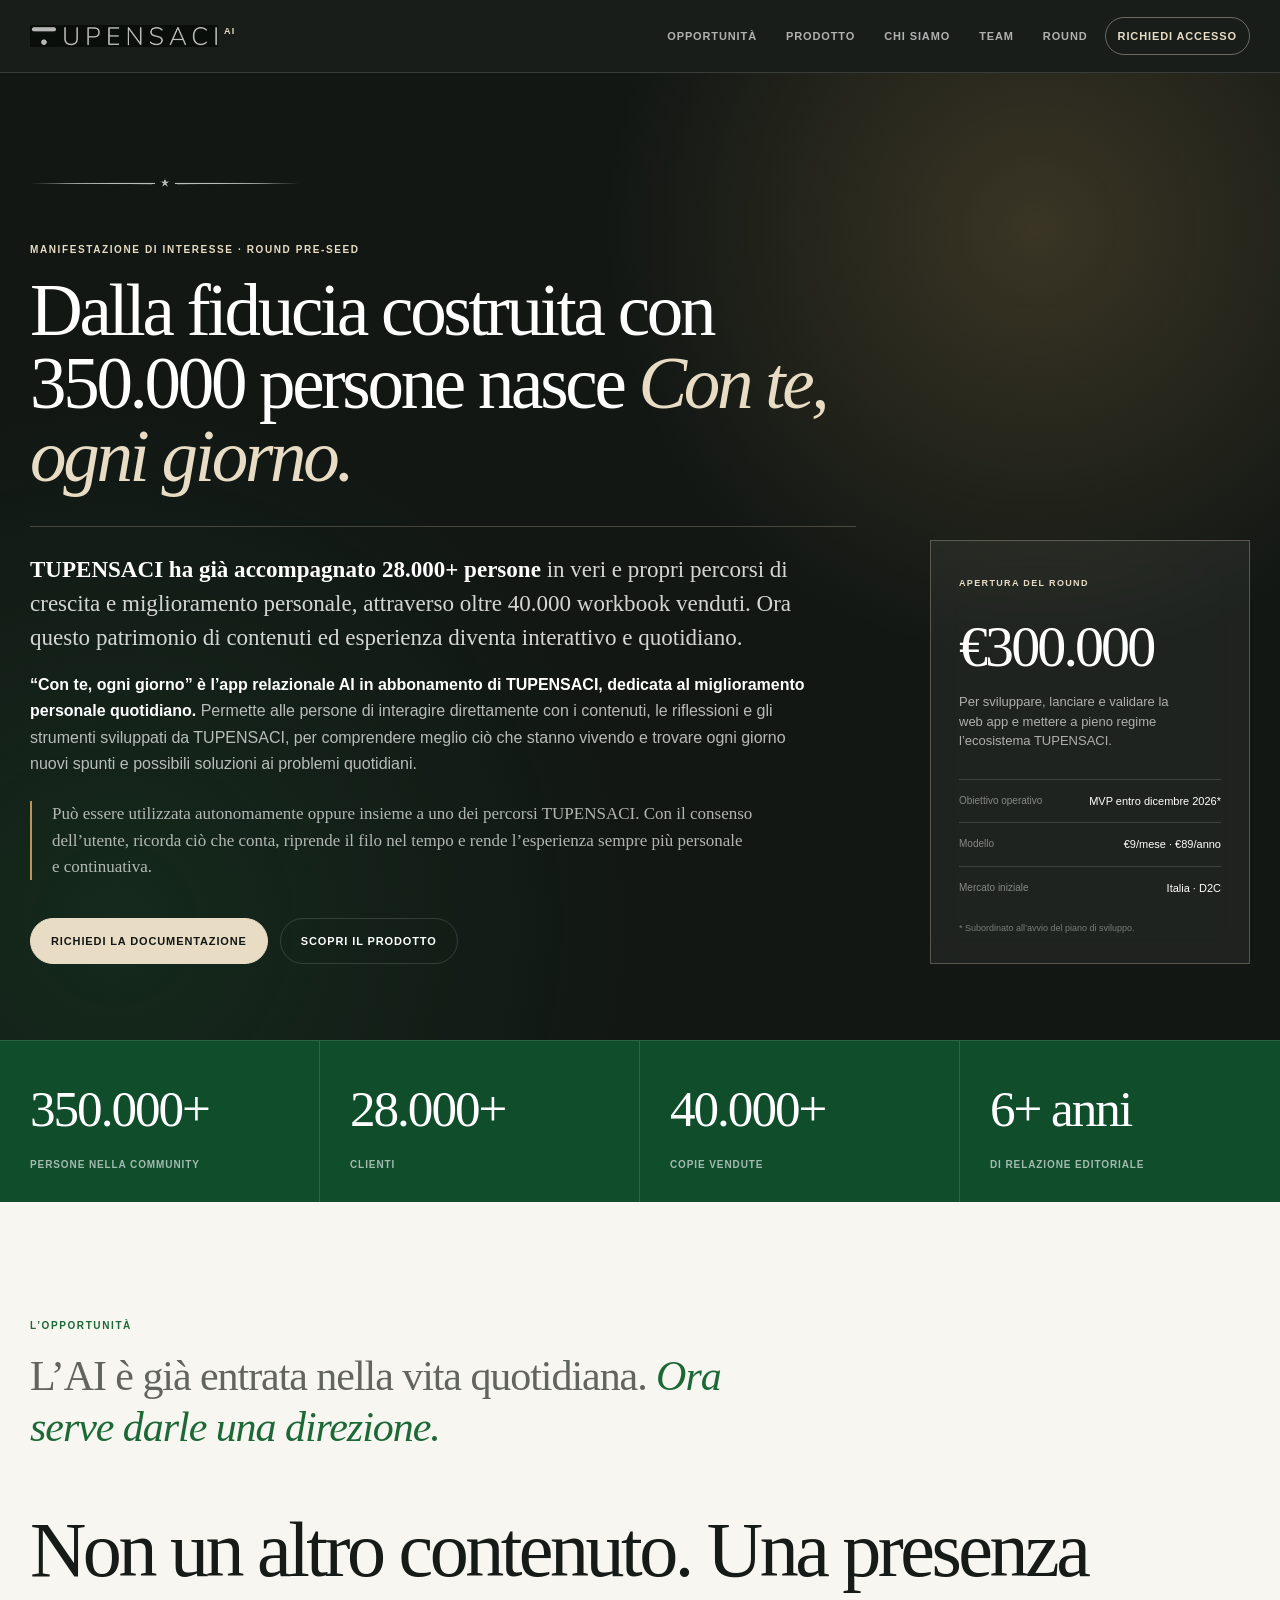
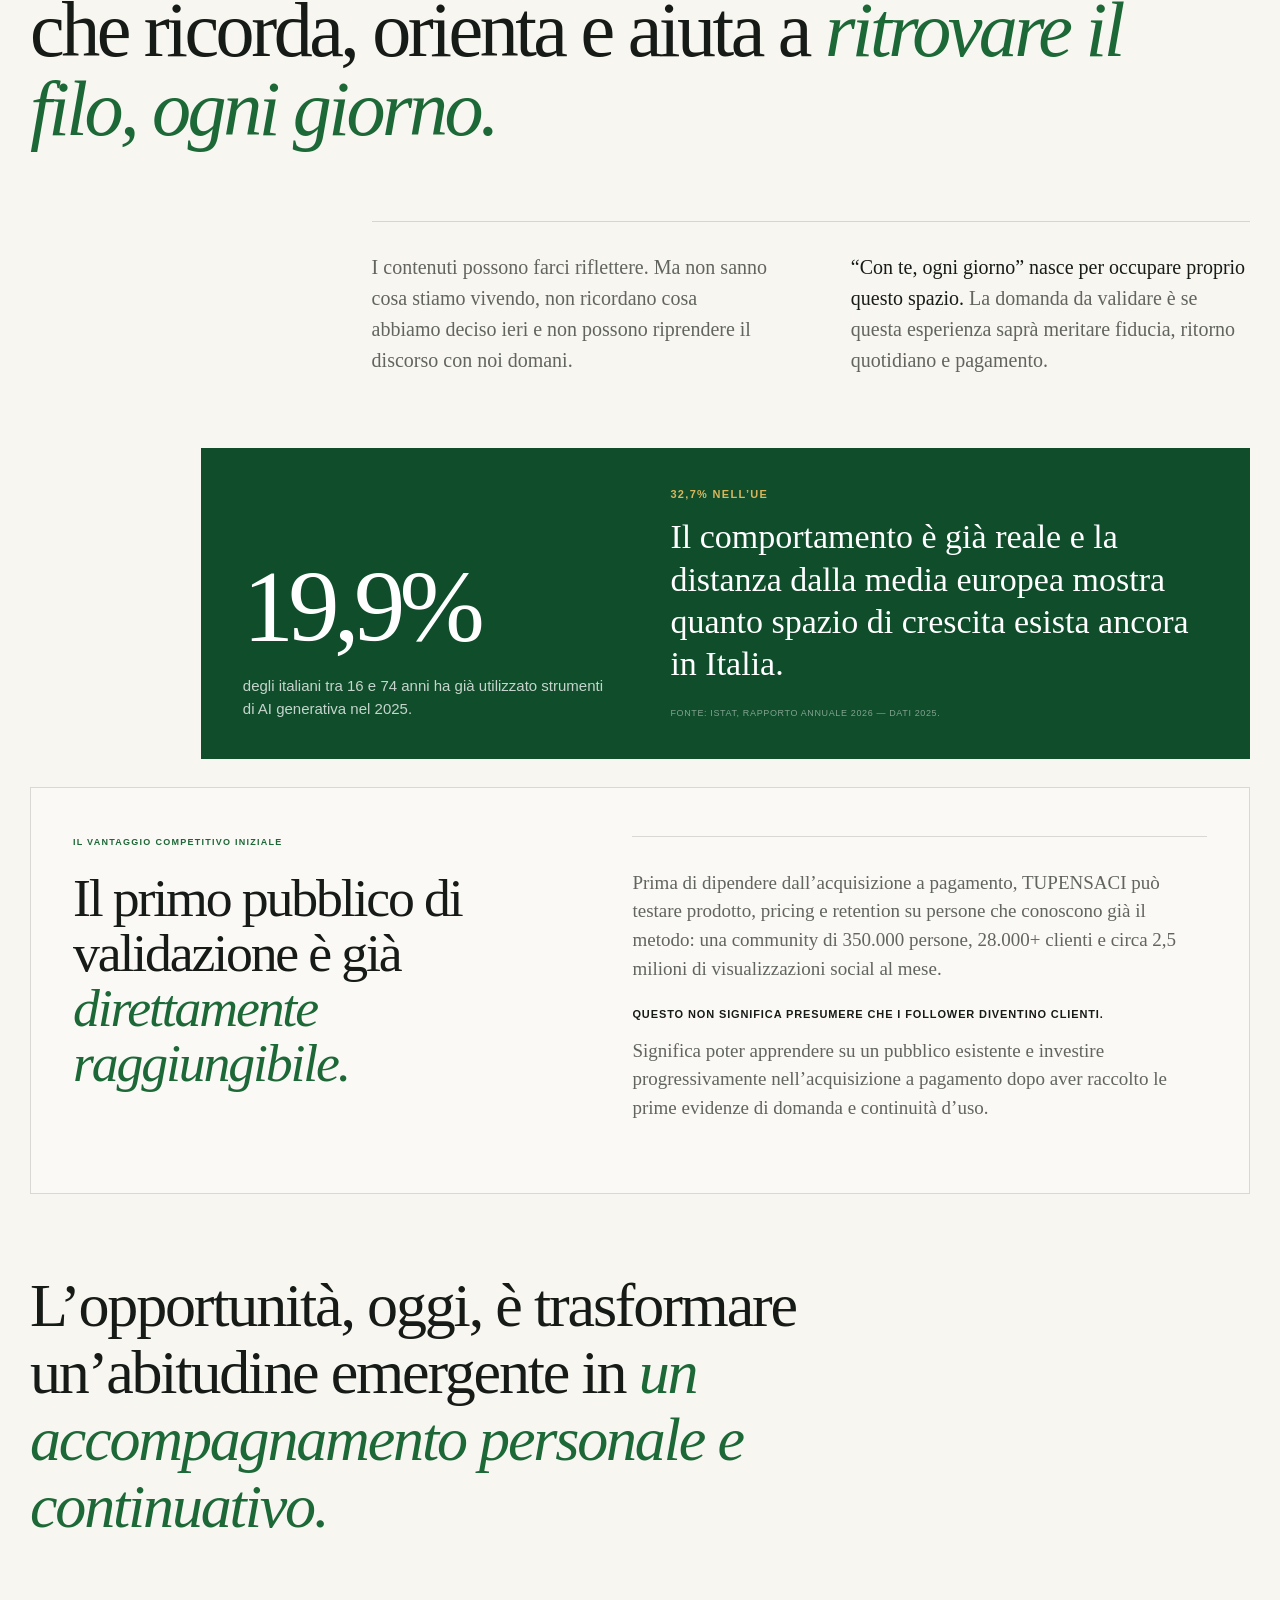
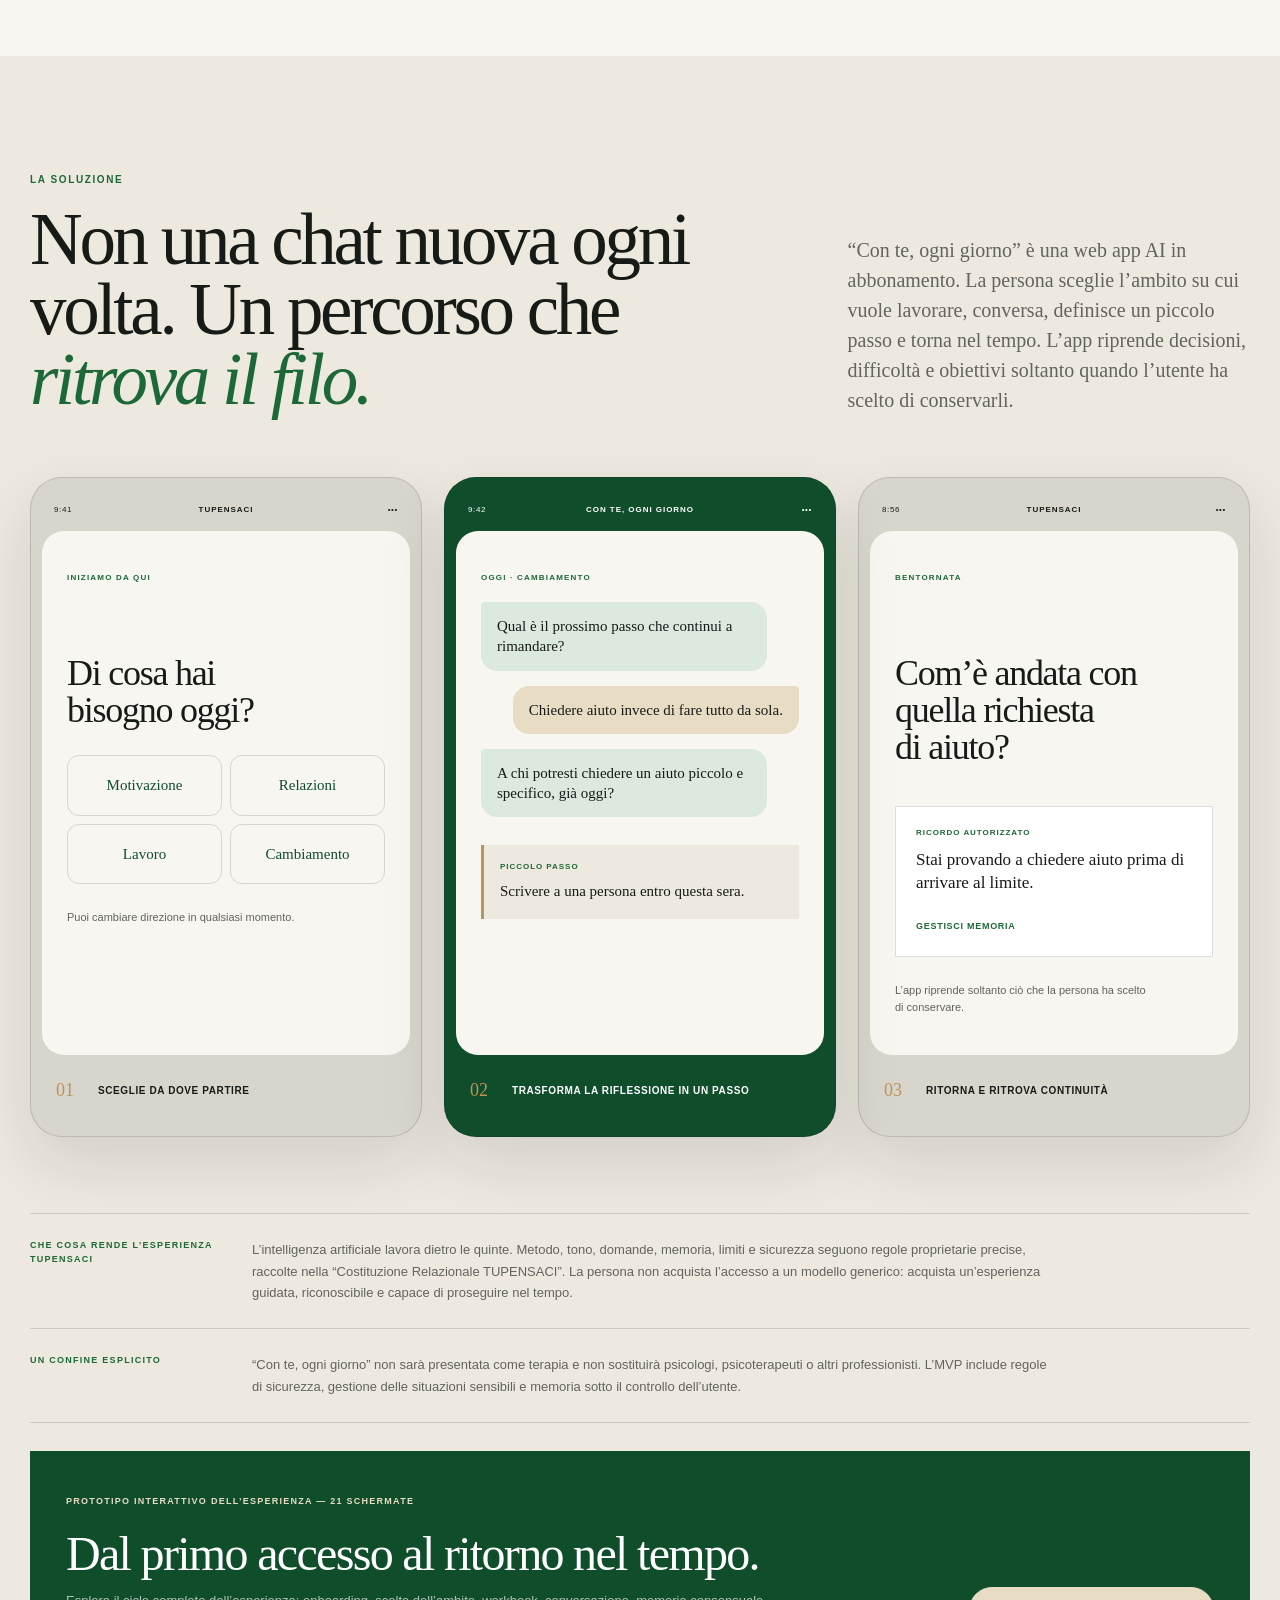
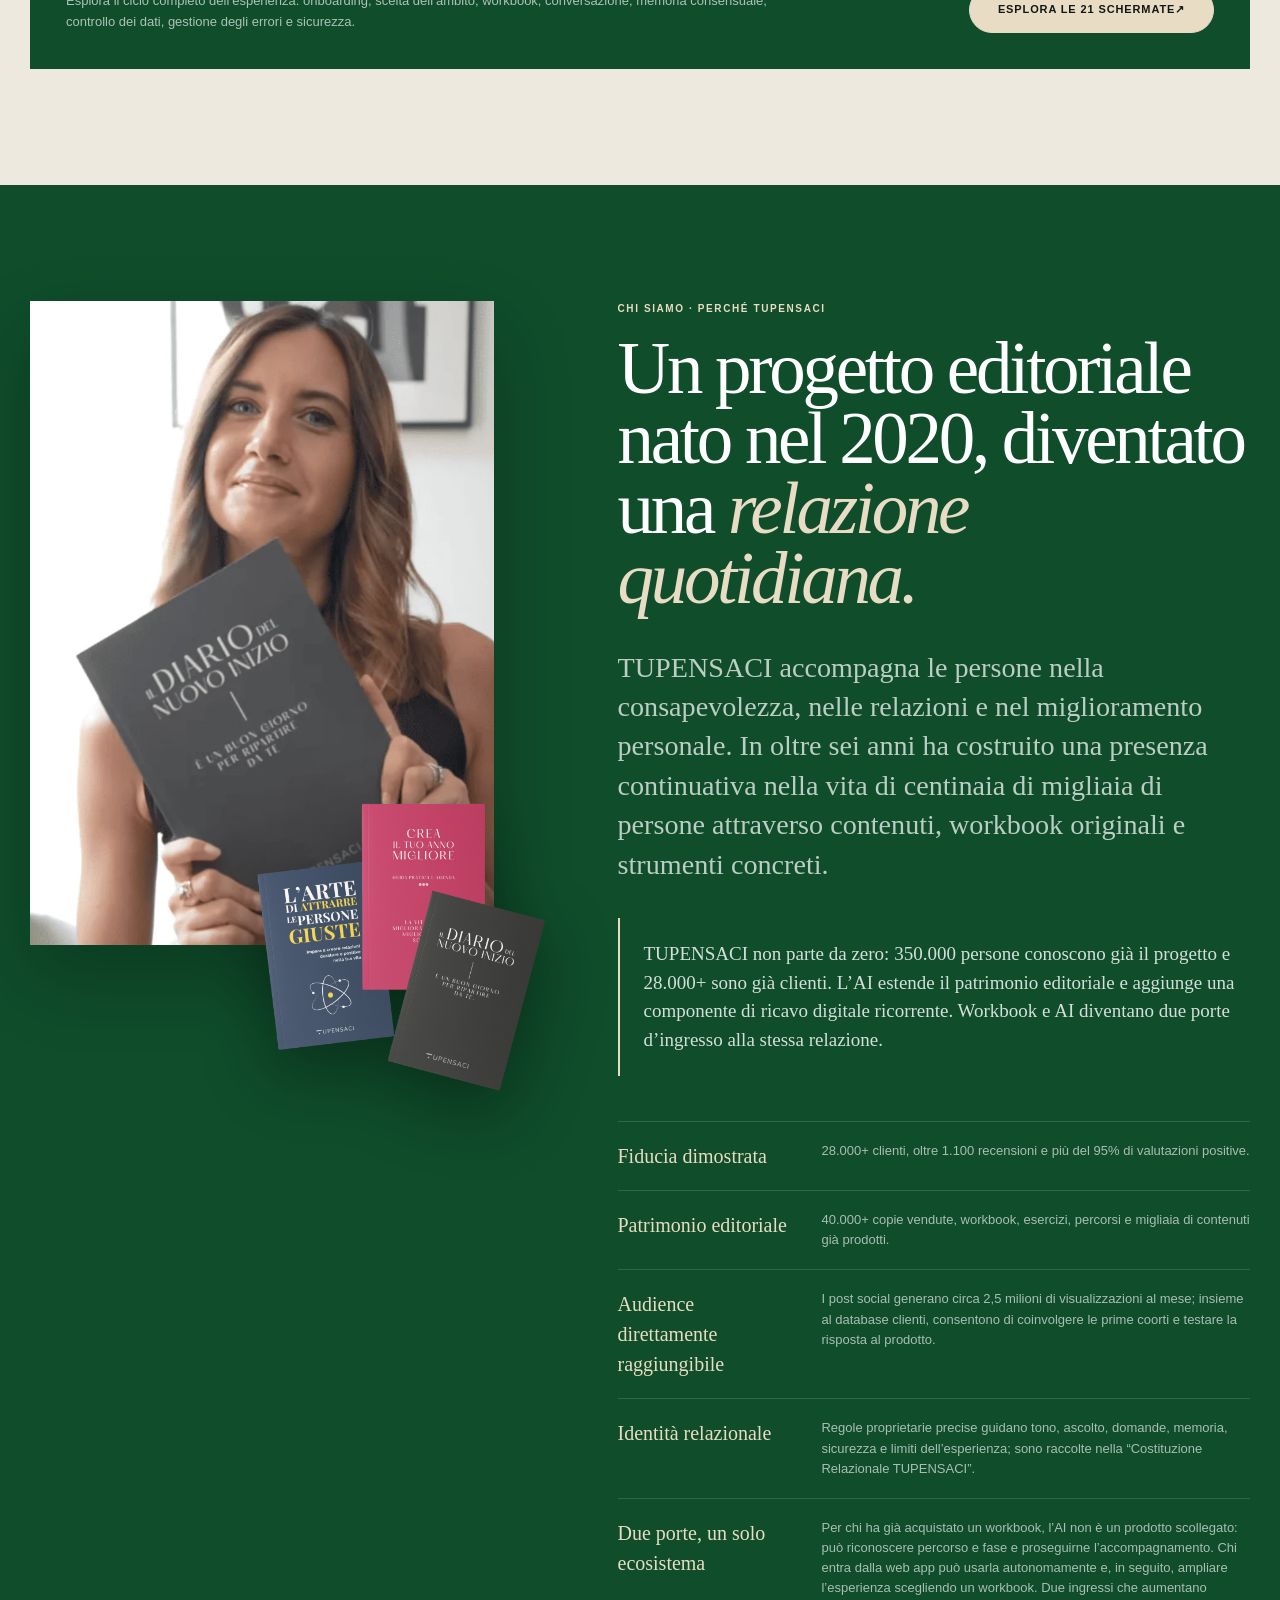
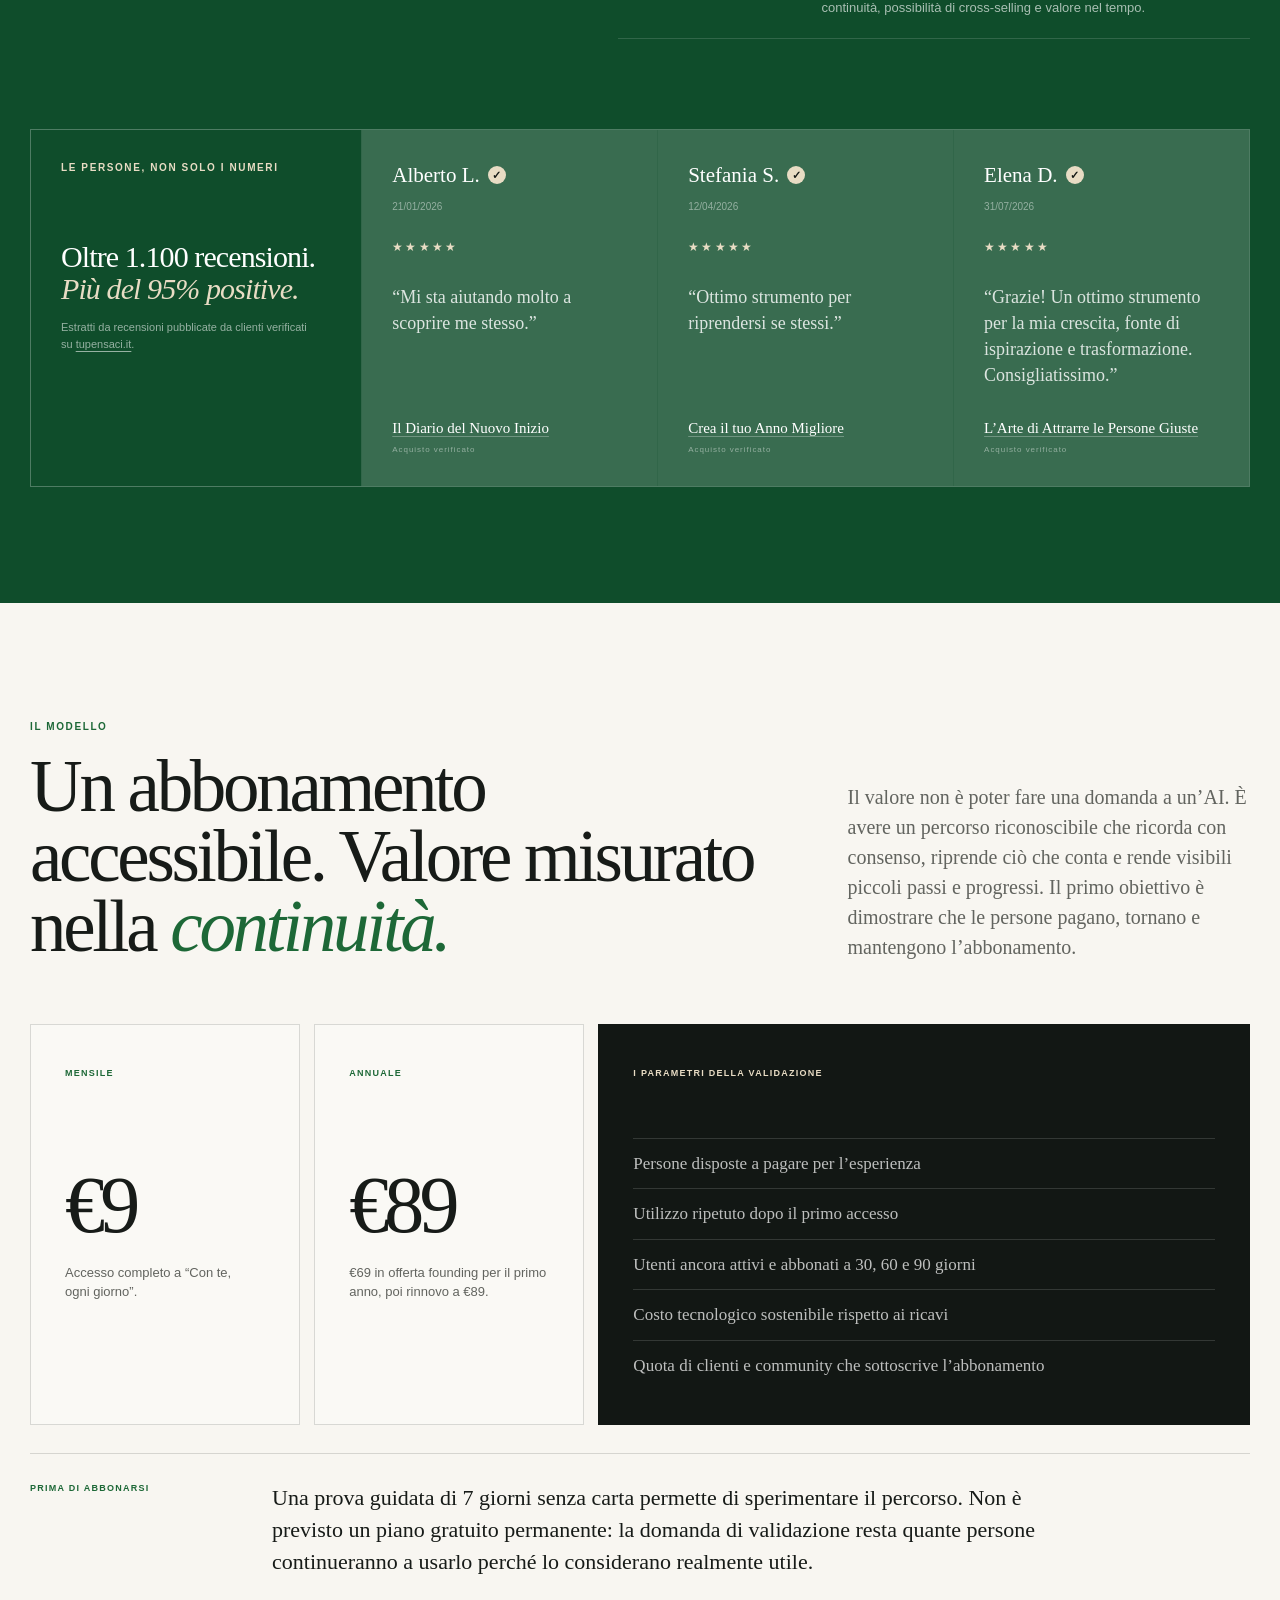
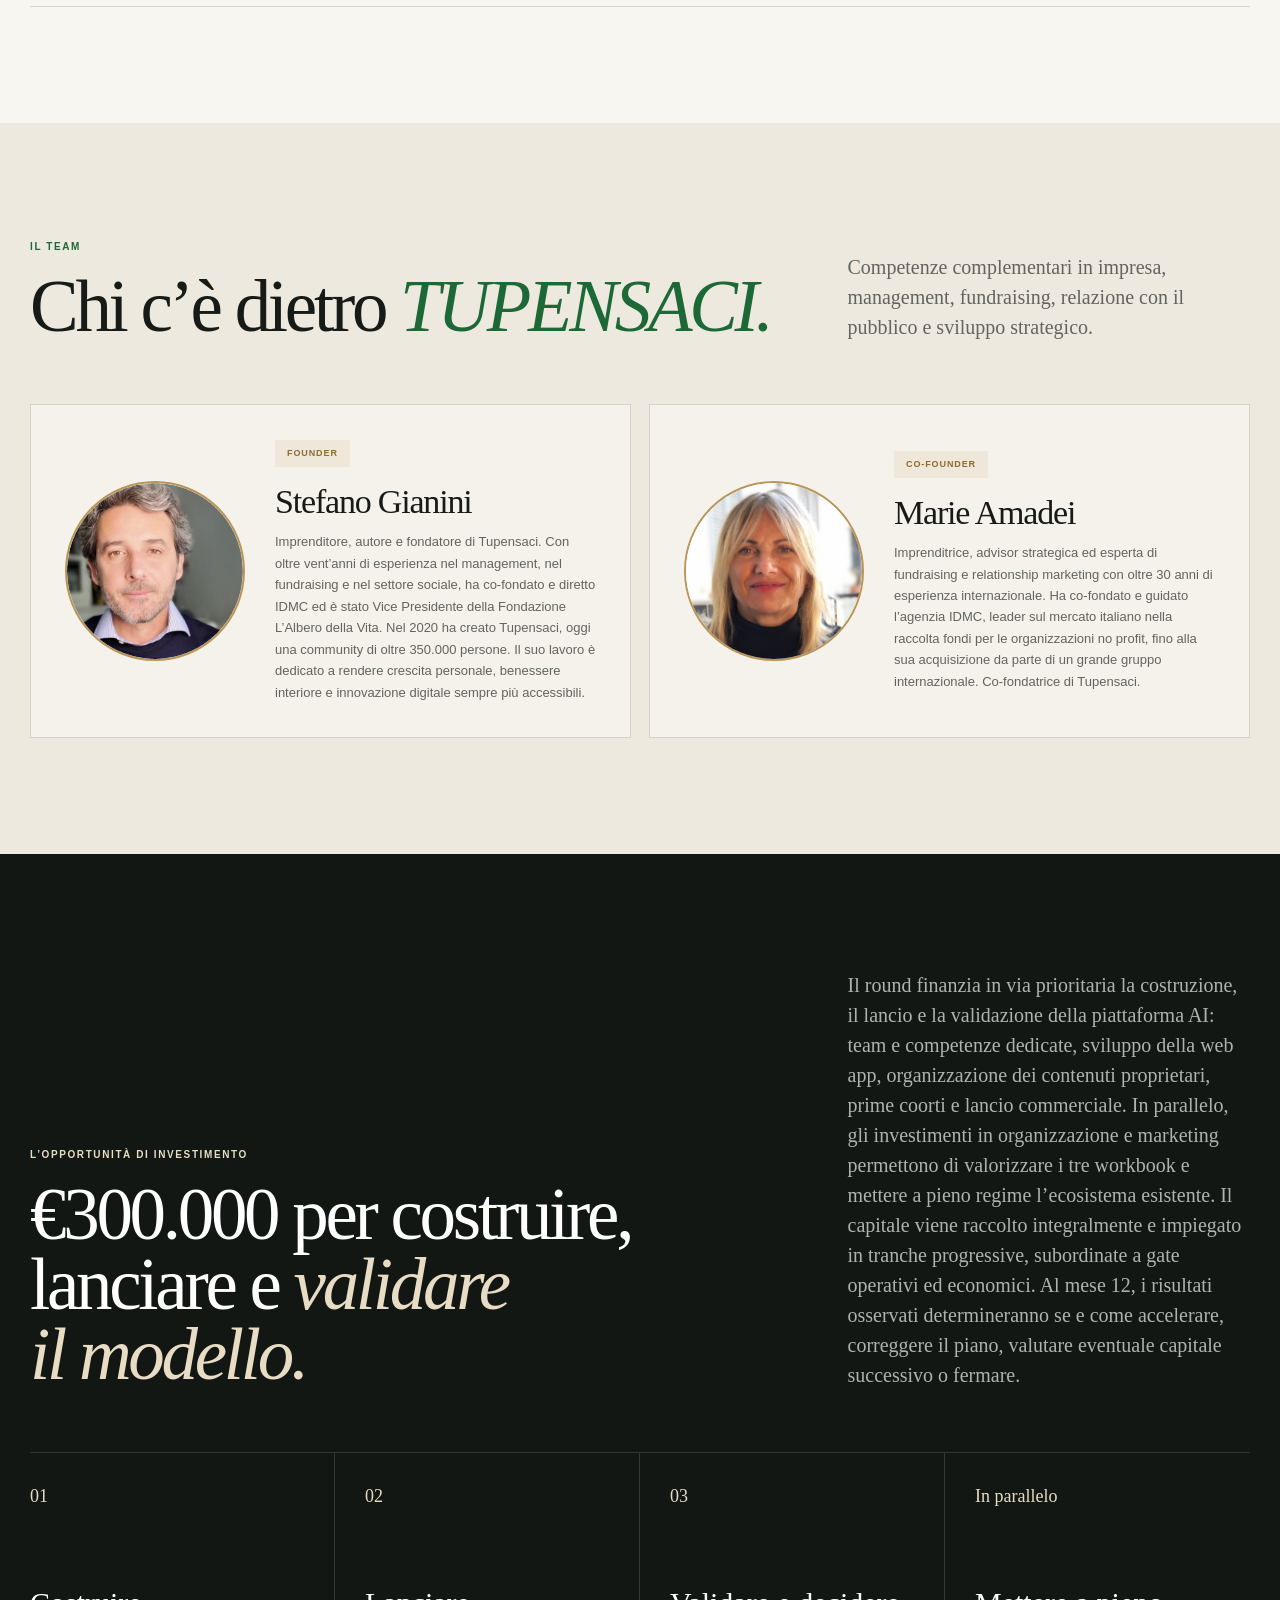
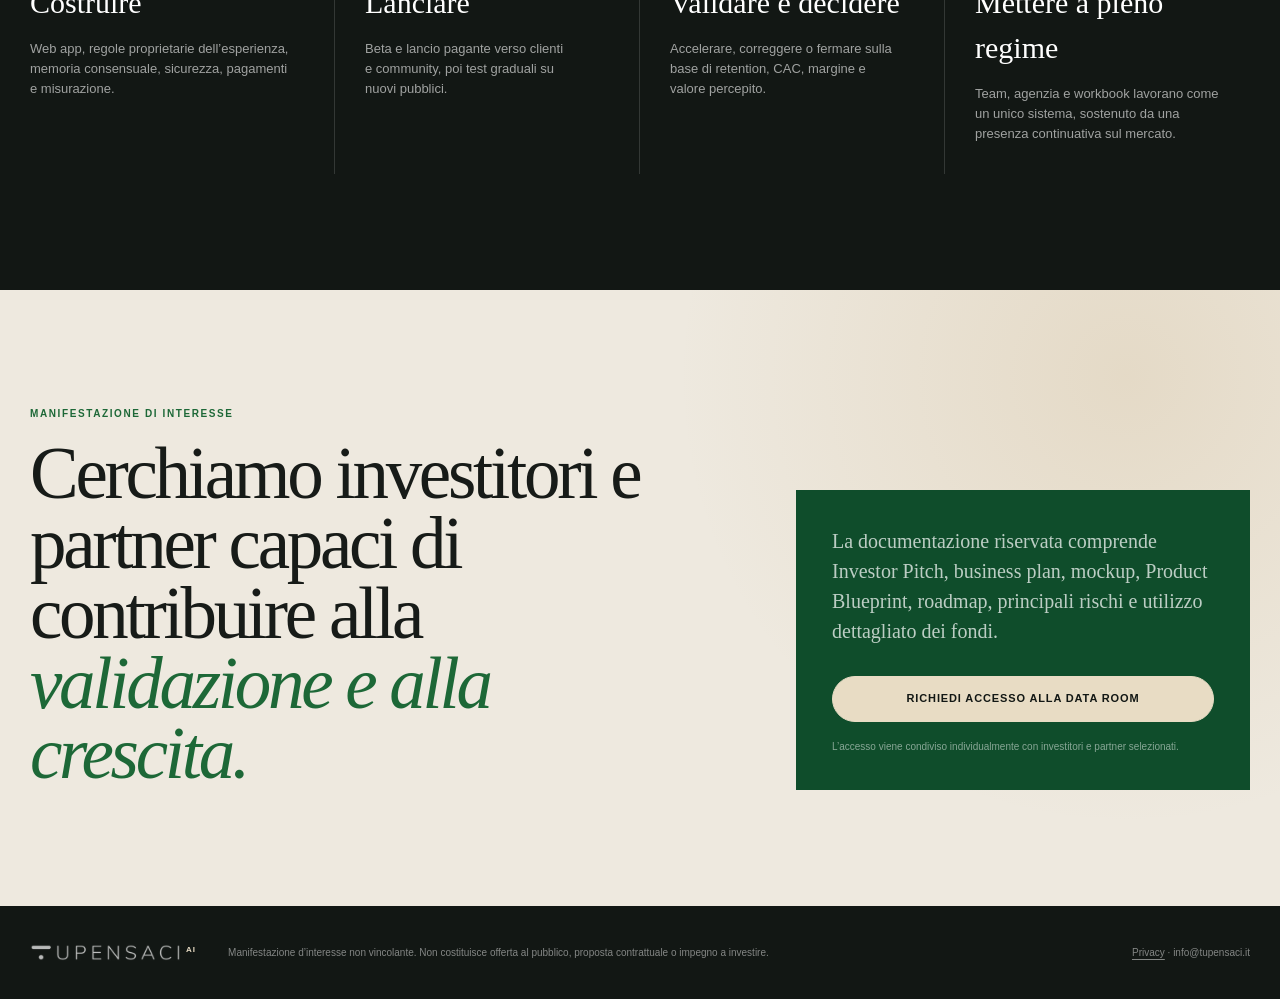
<file: index.html>
<!doctype html>
<html lang="it">
  <head>
    <meta charset="UTF-8" />
    <meta name="viewport" content="width=device-width, initial-scale=1.0" />
    <meta name="theme-color" content="#121714" />
    <meta name="robots" content="noindex, nofollow, noarchive" />
    <title>Con te, ogni giorno — Manifestazione di interesse</title>
    <meta name="description" content="Con te, ogni giorno è la web app AI di TUPENSACI dedicata al miglioramento personale quotidiano. TUPENSACI apre il confronto con investitori e partner." />
    <meta property="og:title" content="Con te, ogni giorno — La web app AI di TUPENSACI" />
    <meta property="og:description" content="Dalla fiducia costruita con 350.000 persone nasce l’evoluzione digitale di un metodo già scelto da oltre 28.000 persone, con più di 40.000 copie vendute." />
    <meta property="og:image" content="https://marieamadei.github.io/tupensaci-invest/workbook-tupensaci.png" />
    <meta property="og:image:width" content="1000" />
    <meta property="og:image:height" content="1000" />
    <link rel="icon" href="favicon.svg" />
    <link rel="stylesheet" href="base.css?v=20260730" />
    <link rel="stylesheet" href="teaser.css?v=20260817a" />
    <script defer src="site.js?v=20260730"></script>
  </head>
  <body class="teaser-page">
    <header class="site-header">
      <nav class="nav-shell" aria-label="Navigazione principale">
        <a class="brand" href="#inizio" aria-label="TUPENSACI — Con te, ogni giorno"><img src="wordmark.png" alt="TUPENSACI" /><b>AI</b></a>
        <button class="menu-button" aria-label="Apri navigazione" aria-expanded="false"><span></span><span></span><span></span></button>
        <div class="nav-links">
          <a href="#opportunita">Opportunità</a>
          <a href="#prodotto">Prodotto</a>
          <a href="#chi-siamo">Chi siamo</a>
          <a href="#team">Team</a>
          <a href="#round">Round</a>
          <a class="nav-cta" href="#accesso">Richiedi accesso</a>
        </div>
      </nav>
      <div class="reading-progress"></div>
    </header>

    <main>
      <section id="inizio" class="teaser-hero deep">
        <div class="wrap teaser-hero-grid">
          <div class="reveal">
            <img class="hero-mark" src="logo.png" alt="" />
            <p class="eyebrow">Manifestazione di interesse · Round pre-seed</p>
            <h1 class="display">Dalla fiducia costruita con 350.000 persone nasce <em>Con te, ogni giorno.</em></h1>
            <div class="teaser-hero-explainer">
              <p class="lead teaser-hero-thesis"><strong>TUPENSACI ha già accompagnato 28.000+ persone</strong> in veri e propri percorsi di crescita e miglioramento personale, attraverso oltre 40.000 workbook venduti. Ora questo patrimonio di contenuti ed esperienza diventa interattivo e quotidiano.</p>
              <p class="teaser-hero-description"><strong>“Con te, ogni giorno” è l’app relazionale AI in abbonamento di TUPENSACI, dedicata al miglioramento personale quotidiano.</strong> Permette alle persone di interagire direttamente con i contenuti, le riflessioni e gli strumenti sviluppati da TUPENSACI, per comprendere meglio ciò che stanno vivendo e trovare ogni giorno nuovi spunti e possibili soluzioni ai problemi quotidiani.</p>
              <p class="teaser-hero-positioning">Può essere utilizzata autonomamente oppure insieme a uno dei percorsi TUPENSACI. Con il consenso dell’utente, ricorda ciò che conta, riprende il filo nel tempo e rende l’esperienza sempre più personale e continuativa.</p>
            </div>
            <div class="button-row">
              <a class="button gold" href="#accesso">Richiedi la documentazione</a>
              <a class="button secondary" href="#prodotto">Scopri il prodotto</a>
            </div>
          </div>
          <aside class="teaser-round-card reveal" aria-label="Informazioni principali sul round">
            <span>Apertura del round</span>
            <strong>€300.000</strong>
            <p>Per sviluppare, lanciare e validare la web app e mettere a pieno regime l’ecosistema TUPENSACI.</p>
            <dl>
              <div><dt>Obiettivo operativo</dt><dd>MVP entro dicembre 2026*</dd></div>
              <div><dt>Modello</dt><dd>€9/mese · €89/anno</dd></div>
              <div><dt>Mercato iniziale</dt><dd>Italia · D2C</dd></div>
            </dl>
            <small>* Subordinato all’avvio del piano di sviluppo.</small>
          </aside>
        </div>
      </section>

      <section class="teaser-proof" aria-label="Asset già costruiti">
        <article><strong>350.000+</strong><span>persone nella community</span></article>
        <article><strong>28.000+</strong><span>clienti</span></article>
        <article><strong>40.000+</strong><span>copie vendute</span></article>
        <article><strong>6+ anni</strong><span>di relazione editoriale</span></article>
      </section>

      <section id="opportunita" class="section teaser-problem">
        <div class="wrap">
          <p class="eyebrow reveal">L’opportunità</p>
          <p class="teaser-problem-kicker reveal">L’AI è già entrata nella vita quotidiana. <em>Ora serve darle una direzione.</em></p>
          <blockquote class="teaser-quote reveal">Non un altro contenuto. Una presenza che ricorda, orienta e aiuta a <em>ritrovare il filo, ogni giorno.</em></blockquote>
          <div class="teaser-problem-grid">
            <p class="reveal">I contenuti possono farci riflettere. Ma non sanno cosa stiamo vivendo, non ricordano cosa abbiamo deciso ieri e non possono riprendere il discorso con noi domani.</p>
            <p class="reveal"><strong>“Con te, ogni giorno” nasce per occupare proprio questo spazio.</strong> La domanda da validare è se questa esperienza saprà meritare fiducia, ritorno quotidiano e pagamento.</p>
          </div>
          <div class="teaser-market-moment reveal">
            <div class="teaser-market-number"><strong>19,9%</strong><span>degli italiani tra 16 e 74 anni ha già utilizzato strumenti di AI generativa nel 2025.</span></div>
            <div class="teaser-market-copy"><span>32,7% nell’UE</span><p>Il comportamento è già reale e la distanza dalla media europea mostra quanto spazio di crescita esista ancora in Italia.</p><small>Fonte: Istat, Rapporto annuale 2026 — dati 2025.</small></div>
          </div>
          <div class="teaser-first-market reveal">
            <div>
              <span>Il vantaggio competitivo iniziale</span>
              <h3>Il primo pubblico di validazione è già <em>direttamente raggiungibile.</em></h3>
            </div>
            <div>
              <p>Prima di dipendere dall’acquisizione a pagamento, TUPENSACI può testare prodotto, pricing e retention su persone che conoscono già il metodo: una community di 350.000 persone, 28.000+ clienti e circa 2,5 milioni di visualizzazioni social al mese.</p>
              <strong>Questo non significa presumere che i follower diventino clienti.</strong>
              <p>Significa poter apprendere su un pubblico esistente e investire progressivamente nell’acquisizione a pagamento dopo aver raccolto le prime evidenze di domanda e continuità d’uso.</p>
            </div>
          </div>
          <p class="teaser-opportunity-line reveal">L’opportunità, oggi, è trasformare un’abitudine emergente in <em>un accompagnamento personale e continuativo.</em></p>
        </div>
      </section>

      <section id="prodotto" class="section paper-2">
        <div class="wrap">
          <div class="section-intro reveal">
            <div><p class="eyebrow">La soluzione</p><h2 class="section-title">Non una chat nuova ogni volta. Un percorso che <em>ritrova il filo.</em></h2></div>
            <p>“Con te, ogni giorno” è una web app AI in abbonamento. La persona sceglie l’ambito su cui vuole lavorare, conversa, definisce un piccolo passo e torna nel tempo. L’app riprende decisioni, difficoltà e obiettivi soltanto quando l’utente ha scelto di conservarli.</p>
          </div>

          <div class="teaser-mockup" aria-label="Tre momenti dell’esperienza Con te, ogni giorno">
            <article class="teaser-phone reveal">
              <div class="phone-top"><span>9:41</span><b>TUPENSACI</b><i>•••</i></div>
              <div class="phone-screen">
                <small>INIZIAMO DA QUI</small>
                <h3>Di cosa hai bisogno oggi?</h3>
                <div class="choice-grid"><span>Motivazione</span><span>Relazioni</span><span>Lavoro</span><span>Cambiamento</span></div>
                <p>Puoi cambiare direzione in qualsiasi momento.</p>
              </div>
              <footer><b>01</b><span>Sceglie da dove partire</span></footer>
            </article>

            <article class="teaser-phone featured reveal">
              <div class="phone-top"><span>9:42</span><b>CON TE, OGNI GIORNO</b><i>•••</i></div>
              <div class="phone-screen">
                <small>OGGI · CAMBIAMENTO</small>
                <div class="mini-message ai">Qual è il prossimo passo che continui a rimandare?</div>
                <div class="mini-message user">Chiedere aiuto invece di fare tutto da sola.</div>
                <div class="mini-message ai">A chi potresti chiedere un aiuto piccolo e specifico, già oggi?</div>
                <div class="mini-step"><b>Piccolo passo</b><span>Scrivere a una persona entro questa sera.</span></div>
              </div>
              <footer><b>02</b><span>Trasforma la riflessione in un passo</span></footer>
            </article>

            <article class="teaser-phone reveal">
              <div class="phone-top"><span>8:56</span><b>TUPENSACI</b><i>•••</i></div>
              <div class="phone-screen">
                <small>BENTORNATA</small>
                <h3>Com’è andata con quella richiesta di aiuto?</h3>
                <div class="memory-card"><b>Ricordo autorizzato</b><p>Stai provando a chiedere aiuto prima di arrivare al limite.</p><span>Gestisci memoria</span></div>
                <p>L’app riprende soltanto ciò che la persona ha scelto di conservare.</p>
              </div>
              <footer><b>03</b><span>Ritorna e ritrova continuità</span></footer>
            </article>
          </div>
          <div class="teaser-boundary reveal"><b>Che cosa rende l’esperienza TUPENSACI</b><p>L’intelligenza artificiale lavora dietro le quinte. Metodo, tono, domande, memoria, limiti e sicurezza seguono regole proprietarie precise, raccolte nella “Costituzione Relazionale TUPENSACI”. La persona non acquista l’accesso a un modello generico: acquista un’esperienza guidata, riconoscibile e capace di proseguire nel tempo.</p></div>
          <div class="teaser-boundary reveal"><b>Un confine esplicito</b><p>“Con te, ogni giorno” non sarà presentata come terapia e non sostituirà psicologi, psicoterapeuti o altri professionisti. L’MVP include regole di sicurezza, gestione delle situazioni sensibili e memoria sotto il controllo dell’utente.</p></div>
          <div class="teaser-full-mockup reveal">
            <div>
              <span>Prototipo interattivo dell’esperienza — 21 schermate</span>
              <h3>Dal primo accesso al ritorno nel tempo.</h3>
              <p>Esplora il ciclo completo dell’esperienza: onboarding, scelta dell’ambito, workbook, conversazione, memoria consensuale, controllo dei dati, gestione degli errori e sicurezza.</p>
            </div>
            <a class="button" href="mockup/" target="_blank" rel="noopener">Esplora le 21 schermate <span aria-hidden="true">↗</span></a>
          </div>
        </div>
      </section>

      <section id="chi-siamo" class="section green">
        <div class="wrap">
          <div class="teaser-advantage">
            <div class="teaser-story-visual reveal">
              <figure class="teaser-customer-photo">
                <img src="media/lavinia-diario-tupensaci.webp" alt="Lavinia con Il Diario del Nuovo Inizio" loading="lazy" />
              </figure>
              <figure class="teaser-product-float">
                <img src="media/workbook-tupensaci-v2.png" alt="L’Arte di attrarre le persone giuste, Crea il tuo anno migliore e Il Diario del Nuovo Inizio" loading="lazy" />
              </figure>
            </div>
            <div class="reveal">
              <p class="eyebrow">Chi siamo · Perché TUPENSACI</p>
              <h2 class="section-title">Un progetto editoriale nato nel 2020, diventato una <em>relazione quotidiana.</em></h2>
              <p class="lead">TUPENSACI accompagna le persone nella consapevolezza, nelle relazioni e nel miglioramento personale. In oltre sei anni ha costruito una presenza continuativa nella vita di centinaia di migliaia di persone attraverso contenuti, workbook originali e strumenti concreti.</p>
              <p class="teaser-about-note">TUPENSACI non parte da zero: 350.000 persone conoscono già il progetto e 28.000+ sono già clienti. L’AI estende il patrimonio editoriale e aggiunge una componente di ricavo digitale ricorrente. Workbook e AI diventano due porte d’ingresso alla stessa relazione.</p>
              <ul class="teaser-asset-list">
                <li><b>Fiducia dimostrata</b><span>28.000+ clienti, oltre 1.100 recensioni e più del 95% di valutazioni positive.</span></li>
                <li><b>Patrimonio editoriale</b><span>40.000+ copie vendute, workbook, esercizi, percorsi e migliaia di contenuti già prodotti.</span></li>
                <li><b>Audience direttamente raggiungibile</b><span>I post social generano circa 2,5 milioni di visualizzazioni al mese; insieme al database clienti, consentono di coinvolgere le prime coorti e testare la risposta al prodotto.</span></li>
                <li><b>Identità relazionale</b><span>Regole proprietarie precise guidano tono, ascolto, domande, memoria, sicurezza e limiti dell’esperienza; sono raccolte nella “Costituzione Relazionale TUPENSACI”.</span></li>
                <li><b>Due porte, un solo ecosistema</b><span>Per chi ha già acquistato un workbook, l’AI non è un prodotto scollegato: può riconoscere percorso e fase e proseguirne l’accompagnamento. Chi entra dalla web app può usarla autonomamente e, in seguito, ampliare l’esperienza scegliendo un workbook. Due ingressi che aumentano continuità, possibilità di cross-selling e valore nel tempo.</span></li>
              </ul>
            </div>
          </div>
          <div class="teaser-reviews" aria-label="Recensioni verificate dei clienti">
            <div class="teaser-reviews-intro reveal">
              <p class="eyebrow">Le persone, non solo i numeri</p>
              <h3>Oltre 1.100 recensioni. <em>Più del 95% positive.</em></h3>
              <p>Estratti da recensioni pubblicate da clienti verificati su <a href="https://tupensaci.it/products/il-diario-tupensaci" target="_blank" rel="noopener">tupensaci.it</a>.</p>
            </div>
            <blockquote class="teaser-review reveal">
              <header><strong>Alberto L.</strong><i title="Acquisto verificato" aria-label="Acquisto verificato">✓</i><time datetime="2026-01-21">21/01/2026</time></header>
              <div class="teaser-review-stars" aria-label="5 stelle">★★★★★</div>
              <p>“Mi sta aiutando molto a scoprire me stesso.”</p>
              <footer><b><a href="https://tupensaci.it/products/il-diario-tupensaci" target="_blank" rel="noopener">Il Diario del Nuovo Inizio</a></b><span>Acquisto verificato</span></footer>
            </blockquote>
            <blockquote class="teaser-review reveal">
              <header><strong>Stefania S.</strong><i title="Acquisto verificato" aria-label="Acquisto verificato">✓</i><time datetime="2026-04-12">12/04/2026</time></header>
              <div class="teaser-review-stars" aria-label="5 stelle">★★★★★</div>
              <p>“Ottimo strumento per riprendersi se stessi.”</p>
              <footer><b><a href="https://tupensaci.it/products/crea-il-tuo-anno-migliore" target="_blank" rel="noopener">Crea il tuo Anno Migliore</a></b><span>Acquisto verificato</span></footer>
            </blockquote>
            <blockquote class="teaser-review reveal">
              <header><strong>Elena D.</strong><i title="Acquisto verificato" aria-label="Acquisto verificato">✓</i><time datetime="2026-07-31">31/07/2026</time></header>
              <div class="teaser-review-stars" aria-label="5 stelle">★★★★★</div>
              <p>“Grazie! Un ottimo strumento per la mia crescita, fonte di ispirazione e trasformazione. Consigliatissimo.”</p>
              <footer><b><a href="https://tupensaci.it/products/larte-di-attrarre-le-persone-giuste" target="_blank" rel="noopener">L’Arte di Attrarre le Persone Giuste</a></b><span>Acquisto verificato</span></footer>
            </blockquote>
          </div>
        </div>
      </section>

      <section id="modello" class="section">
        <div class="wrap">
          <div class="section-intro reveal">
            <div><p class="eyebrow">Il modello</p><h2 class="section-title">Un abbonamento accessibile. Valore misurato nella <em>continuità.</em></h2></div>
            <p>Il valore non è poter fare una domanda a un’AI. È avere un percorso riconoscibile che ricorda con consenso, riprende ciò che conta e rende visibili piccoli passi e progressi. Il primo obiettivo è dimostrare che le persone pagano, tornano e mantengono l’abbonamento.</p>
          </div>
          <div class="teaser-model-grid">
            <article class="teaser-price reveal"><span>Mensile</span><strong>€9</strong><p>Accesso completo a “Con te, ogni giorno”.</p></article>
            <article class="teaser-price reveal"><span>Annuale</span><strong>€89</strong><p>€69 in offerta founding per il primo anno, poi rinnovo a €89.</p></article>
            <article class="teaser-validation reveal">
              <span>I parametri della validazione</span>
              <ul>
                <li>Persone disposte a pagare per l’esperienza</li>
                <li>Utilizzo ripetuto dopo il primo accesso</li>
                <li>Utenti ancora attivi e abbonati a 30, 60 e 90 giorni</li>
                <li>Costo tecnologico sostenibile rispetto ai ricavi</li>
                <li>Quota di clienti e community che sottoscrive l’abbonamento</li>
              </ul>
            </article>
          </div>
          <div class="teaser-model-note reveal"><b>Prima di abbonarsi</b><p>Una prova guidata di 7 giorni senza carta permette di sperimentare il percorso. Non è previsto un piano gratuito permanente: la domanda di validazione resta quante persone continueranno a usarlo perché lo considerano realmente utile.</p></div>
        </div>
      </section>

      <section id="team" class="section paper-2 teaser-team">
        <div class="wrap">
          <div class="section-intro reveal">
            <div><p class="eyebrow">Il team</p><h2 class="section-title">Chi c’è dietro <em>TUPENSACI.</em></h2></div>
            <p>Competenze complementari in impresa, management, fundraising, relazione con il pubblico e sviluppo strategico.</p>
          </div>
          <div class="teaser-team-grid">
            <article class="teaser-person reveal">
              <div class="teaser-person-photo"><img src="team/stefano-gianini.png" alt="Stefano Gianini" loading="lazy" /></div>
              <div>
                <span>Founder</span>
                <h3>Stefano Gianini</h3>
                <p>Imprenditore, autore e fondatore di Tupensaci. Con oltre vent’anni di esperienza nel management, nel fundraising e nel settore sociale, ha co-fondato e diretto IDMC ed è stato Vice Presidente della Fondazione L’Albero della Vita. Nel 2020 ha creato Tupensaci, oggi una community di oltre 350.000 persone. Il suo lavoro è dedicato a rendere crescita personale, benessere interiore e innovazione digitale sempre più accessibili.</p>
              </div>
            </article>
            <article class="teaser-person reveal">
              <div class="teaser-person-photo"><img src="team/marie-amadei-closeup.jpg" alt="Marie Amadei" loading="lazy" /></div>
              <div>
                <span>Co-Founder</span>
                <h3>Marie Amadei</h3>
                <p>Imprenditrice, advisor strategica ed esperta di fundraising e relationship marketing con oltre 30 anni di esperienza internazionale. Ha co-fondato e guidato l’agenzia IDMC, leader sul mercato italiano nella raccolta fondi per le organizzazioni no profit, fino alla sua acquisizione da parte di un grande gruppo internazionale. Co-fondatrice di Tupensaci.</p>
              </div>
            </article>
          </div>
        </div>
      </section>

      <section id="round" class="section deep teaser-round">
        <div class="wrap">
          <div class="section-intro reveal">
            <div><p class="eyebrow">L’opportunità di investimento</p><h2 class="section-title">€300.000 per costruire, lanciare e <em>validare il modello.</em></h2></div>
            <p>Il round finanzia in via prioritaria la costruzione, il lancio e la validazione della piattaforma AI: team e competenze dedicate, sviluppo della web app, organizzazione dei contenuti proprietari, prime coorti e lancio commerciale. In parallelo, gli investimenti in organizzazione e marketing permettono di valorizzare i tre workbook e mettere a pieno regime l’ecosistema esistente. Il capitale viene raccolto integralmente e impiegato in tranche progressive, subordinate a gate operativi ed economici. Al mese 12, i risultati osservati determineranno se e come accelerare, correggere il piano, valutare eventuale capitale successivo o fermare.</p>
          </div>
          <div class="teaser-round-path">
            <article class="reveal"><span>01</span><h3>Costruire</h3><p>Web app, regole proprietarie dell’esperienza, memoria consensuale, sicurezza, pagamenti e misurazione.</p></article>
            <article class="reveal"><span>02</span><h3>Lanciare</h3><p>Beta e lancio pagante verso clienti e community, poi test graduali su nuovi pubblici.</p></article>
            <article class="reveal"><span>03</span><h3>Validare e decidere</h3><p>Accelerare, correggere o fermare sulla base di retention, CAC, margine e valore percepito.</p></article>
            <article class="reveal"><span>In parallelo</span><h3>Mettere a pieno regime</h3><p>Team, agenzia e workbook lavorano come un unico sistema, sostenuto da una presenza continuativa sul mercato.</p></article>
          </div>
        </div>
      </section>

      <section id="accesso" class="section teaser-access">
        <div class="wrap teaser-access-grid">
          <div class="reveal">
            <p class="eyebrow">Manifestazione di interesse</p>
            <h2 class="section-title">Cerchiamo investitori e partner capaci di contribuire alla <em>validazione e alla crescita.</em></h2>
          </div>
          <div class="teaser-access-card reveal">
            <p>La documentazione riservata comprende Investor Pitch, business plan, mockup, Product Blueprint, roadmap, principali rischi e utilizzo dettagliato dei fondi.</p>
            <a class="button" href="mailto:info@tupensaci.it?subject=Richiesta%20accesso%20Investor%20Room%20Con%20te%2C%20ogni%20giorno&amp;body=Nome%20e%20cognome%3A%0ASociet%C3%A0%20o%20attivit%C3%A0%3A%0AProfilo%3A%0AFascia%20indicativa%20di%20investimento%3A%0ACosa%20ha%20attirato%20il%20mio%20interesse%3A%0A">Richiedi accesso alla data room</a>
            <small>L’accesso viene condiviso individualmente con investitori e partner selezionati.</small>
          </div>
        </div>
      </section>
    </main>

    <footer class="site-footer">
      <div class="wrap teaser-footer">
        <div class="footer-brand"><img src="wordmark.png" alt="TUPENSACI" /><b>AI</b></div>
        <p>Manifestazione d’interesse non vincolante. Non costituisce offerta al pubblico, proposta contrattuale o impegno a investire.</p>
        <p><a href="https://tupensaci.it/pages/informativa-sulla-privacy" target="_blank" rel="noopener">Privacy</a> · info@tupensaci.it</p>
      </div>
    </footer>
  </body>
</html>
</file>
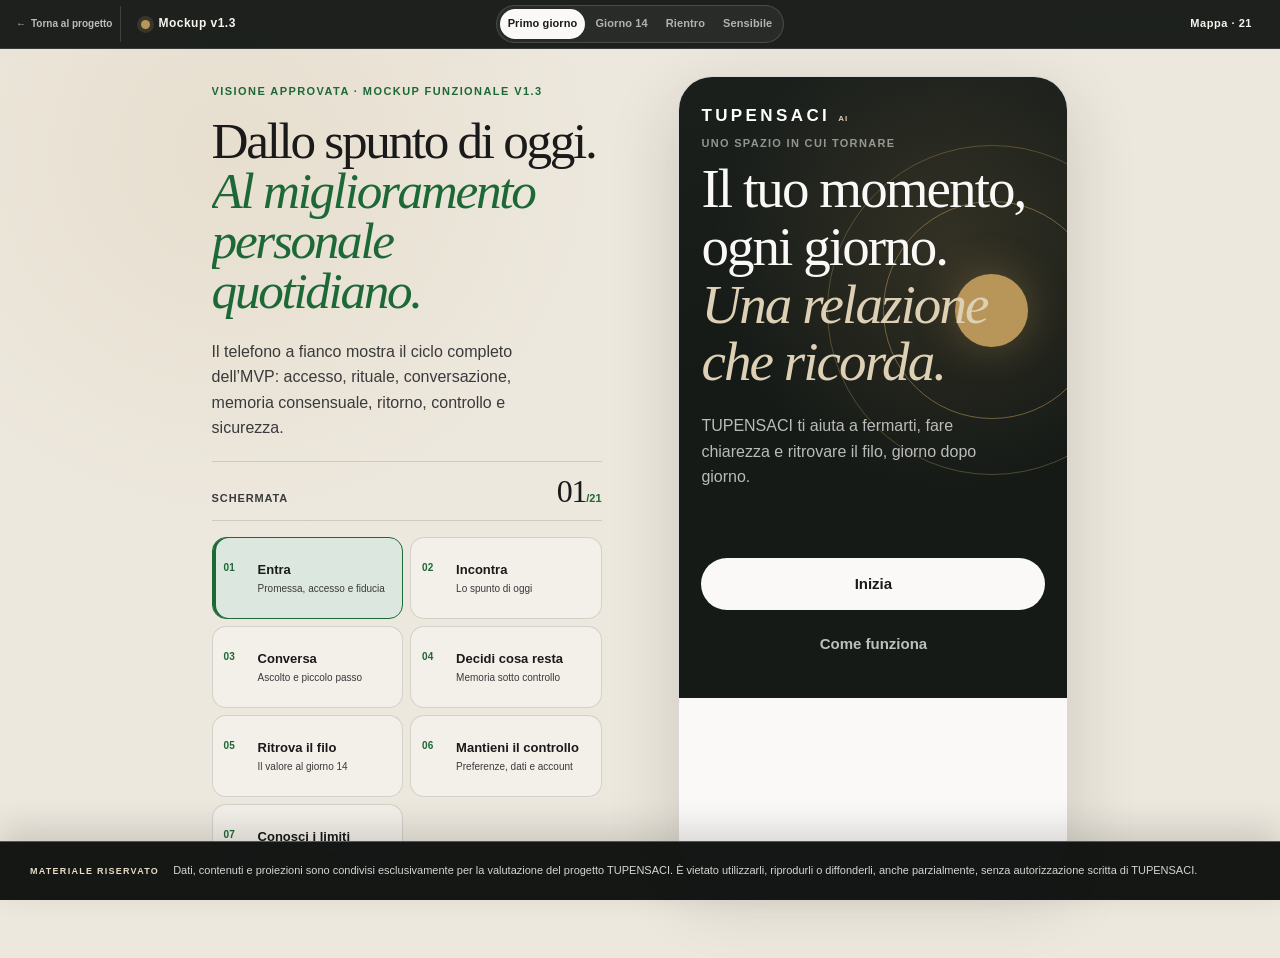
<file: mockup/index.html>
<!doctype html>
<html lang="it">
<head>
  <meta charset="utf-8">
  <meta name="viewport" content="width=device-width, initial-scale=1, viewport-fit=cover">
  <meta name="theme-color" content="#eee7dc">
  <meta name="robots" content="noindex, nofollow, noarchive">
  <meta name="description" content="Mockup funzionale approvato di Con te, ogni giorno, il percorso AI di TUPENSACI.">
  <title>Con te, ogni giorno — Mockup funzionale v1.3</title>
  <link rel="stylesheet" href="styles.css?v=13">
  <link rel="stylesheet" href="confidentiality.css?v=20260731">
  <script src="app.js?v=12" defer></script>
</head>
<body class="has-confidentiality-notice">
  <header class="prototype-bar" aria-label="Controlli del prototipo">
    <div class="prototype-left">
      <a class="prototype-return" href="../" aria-label="Torna al teaser investitori"><span aria-hidden="true">←</span><span>Torna al progetto</span></a>
      <button class="prototype-brand" type="button" data-open-dialog="prototype-dialog" aria-label="Apri la mappa del prototipo">
        <span class="prototype-pulse" aria-hidden="true"></span>
        <span>Mockup v1.3</span>
      </button>
    </div>
    <div class="scenario-switch" role="group" aria-label="Scenario demo">
      <button type="button" data-scenario="day1" aria-pressed="true">Primo giorno</button>
      <button type="button" data-scenario="day14" aria-pressed="false">Giorno 14</button>
      <button type="button" data-scenario="return" aria-pressed="false">Rientro</button>
      <button type="button" data-scenario="safety" aria-pressed="false">Sensibile</button>
    </div>
    <button class="prototype-menu" type="button" data-open-dialog="prototype-dialog" aria-label="Apri la mappa delle 21 schermate">
      <span class="prototype-menu-wide">Mappa · 21</span>
      <span class="prototype-menu-compact" aria-hidden="true">21</span>
    </button>
  </header>

  <main class="prototype-stage">
    <aside class="prototype-guide" aria-label="Guida al prototipo">
      <p class="guide-kicker">VISIONE APPROVATA · MOCKUP FUNZIONALE V1.3</p>
      <h1>Dallo spunto di oggi.<br><em>Al miglioramento personale quotidiano.</em></h1>
      <p class="guide-intro">Il telefono a fianco mostra il ciclo completo dell’MVP: accesso, rituale, conversazione, memoria consensuale, ritorno, controllo e sicurezza.</p>

      <div class="guide-progress" aria-live="polite">
        <span>Schermata</span>
        <strong><span data-current-screen>01</span><small>/21</small></strong>
      </div>

      <ol class="guide-flow" aria-label="Passaggi principali del prodotto">
        <li data-guide-screen="01"><button type="button" data-map-go="01"><span>01</span><strong>Entra</strong><small>Promessa, accesso e fiducia</small></button></li>
        <li data-guide-screen="05"><button type="button" data-map-go="05"><span>02</span><strong>Incontra</strong><small>Lo spunto di oggi</small></button></li>
        <li data-guide-screen="07"><button type="button" data-map-go="07"><span>03</span><strong>Conversa</strong><small>Ascolto e piccolo passo</small></button></li>
        <li data-guide-screen="08"><button type="button" data-map-go="08"><span>04</span><strong>Decidi cosa resta</strong><small>Memoria sotto controllo</small></button></li>
        <li data-guide-screen="09"><button type="button" data-map-go="09"><span>05</span><strong>Ritrova il filo</strong><small>Il valore al giorno 14</small></button></li>
        <li data-guide-screen="18"><button type="button" data-map-go="18"><span>06</span><strong>Mantieni il controllo</strong><small>Preferenze, dati e account</small></button></li>
        <li data-guide-screen="13"><button type="button" data-map-go="13"><span>07</span><strong>Conosci i limiti</strong><small>Sicurezza e risorse</small></button></li>
      </ol>

      <div class="guide-actions">
        <button class="button button-primary" type="button" data-map-go="01">Avvia Con te, ogni giorno</button>
        <button class="button button-secondary" type="button" data-open-dialog="prototype-dialog">Apri tutte le 21 schermate</button>
      </div>
      <p class="guide-note">Le risposte restano simulate. Le 21 schermate finalizzano l’esperienza core; checkout italiano, abbonamenti ed entitlement sono requisiti tecnici della build pronta al lancio descritta nel Brief MVP v1.3.</p>
    </aside>

    <div class="phone-shell" id="phone-shell">
      <div class="app-chrome" data-app-chrome hidden>
        <button class="wordmark-button" type="button" data-go="05" aria-label="Vai a Oggi">
          <span class="wordmark">TUPENSACI</span>
          <span class="ai-label">AI</span>
        </button>
        <div class="chrome-actions">
          <button class="memory-status" type="button" data-go="12" aria-label="Apri La mia memoria">
            <span class="memory-dot" aria-hidden="true"></span>
            <span data-memory-status>Memoria vuota</span>
          </button>
          <button class="settings-shortcut" type="button" data-go="18" aria-label="Apri impostazioni e dati">Profilo</button>
        </div>
      </div>

      <div class="screen-stack" id="screen-stack">
        <section class="screen screen-welcome" data-screen="01" aria-labelledby="title-01">
          <div class="welcome-orbit" aria-hidden="true">
            <span></span><span></span><span></span>
          </div>
          <div class="welcome-top">
            <p class="wordmark wordmark-large">TUPENSACI <small>AI</small></p>
            <p class="eyebrow">Uno spazio in cui tornare</p>
          </div>
          <div class="welcome-copy">
            <h1 id="title-01">Il tuo momento, ogni giorno.<br><em>Una relazione che ricorda.</em></h1>
            <p>TUPENSACI ti aiuta a fermarti, fare chiarezza e ritrovare il filo, giorno dopo giorno.</p>
          </div>
          <div class="screen-actions">
            <button class="button button-primary" type="button" data-go="02">Inizia</button>
            <button class="button button-quiet" type="button" data-open-dialog="how-dialog">Come funziona</button>
          </div>
        </section>

        <section class="screen" data-screen="02" aria-labelledby="title-02" hidden>
          <div class="screen-heading">
            <button class="back-button" type="button" data-go="01" aria-label="Torna indietro">←</button>
            <p class="step-label">Prima di iniziare · 1 di 3</p>
            <h1 id="title-02">Una presenza digitale,<br><em>con limiti chiari.</em></h1>
          </div>
          <div class="trust-card">
            <div class="trust-mark" aria-hidden="true">AI</div>
            <p>Sono un’AI con la voce e i contenuti di TUPENSACI.</p>
            <p>Posso ascoltare e aiutarti a riflettere; non sono una persona e non sostituisco un professionista.</p>
          </div>
          <ul class="plain-list" aria-label="Principi di fiducia">
            <li><span aria-hidden="true">01</span> Decidi tu quanto condividere.</li>
            <li><span aria-hidden="true">02</span> Nulla entra in memoria senza conferma.</li>
            <li><span aria-hidden="true">03</span> Puoi modificare o cancellare ciò che ricordo.</li>
          </ul>
          <div class="screen-actions">
            <button class="button button-primary" type="button" data-go="14">Ho capito, continua</button>
            <button class="button button-quiet" type="button" data-open-dialog="privacy-dialog">Privacy in breve</button>
          </div>
        </section>

        <section class="screen" data-screen="03" aria-labelledby="title-03" hidden>
          <div class="screen-heading">
            <button class="back-button" type="button" data-go="02" aria-label="Torna indietro">←</button>
            <p class="step-label">Il tuo momento · 2 di 3</p>
            <h1 id="title-03">Su cosa ti farebbe bene ritrovare un po’ di chiarezza?</h1>
            <p>Non è un’etichetta. È solo un punto da cui cominciare.</p>
          </div>
          <fieldset class="choice-grid" data-choice-group="intention">
            <legend class="sr-only">Scegli un’intenzione</legend>
            <button type="button" class="choice-card" data-choice="motivazione" aria-pressed="false"><span aria-hidden="true">↗</span> Motivazione</button>
            <button type="button" class="choice-card" data-choice="relazioni" aria-pressed="false"><span aria-hidden="true">↔</span> Relazioni</button>
            <button type="button" class="choice-card" data-choice="lavoro" aria-pressed="false"><span aria-hidden="true">○</span> Lavoro</button>
            <button type="button" class="choice-card" data-choice="cambiamento" aria-pressed="false"><span aria-hidden="true">◇</span> Cambiamento</button>
            <button type="button" class="choice-card choice-wide" data-choice="altro" aria-pressed="false"><span aria-hidden="true">＋</span> Qualcos’altro</button>
          </fieldset>
          <div class="screen-actions">
            <button class="button button-primary" type="button" data-intention-continue>Continua</button>
            <button class="button button-quiet" type="button" data-skip-intention>Salta per ora</button>
          </div>
        </section>

        <section class="screen" data-screen="04" aria-labelledby="title-04" hidden>
          <div class="screen-heading compact-heading">
            <button class="back-button" type="button" data-go="03" aria-label="Torna indietro">←</button>
            <p class="step-label">Il tuo spazio · 3 di 3</p>
            <h1 id="title-04">Come vuoi che sia questo spazio?</h1>
          </div>
          <form id="preferences-form" class="preferences-form">
            <fieldset class="setting-block">
              <legend>Il tono che preferisci</legend>
              <div class="segmented-control">
                <label><input type="radio" name="tone" value="gentile" checked><span>Gentile</span></label>
                <label><input type="radio" name="tone" value="diretto"><span>Diretto</span></label>
                <label><input type="radio" name="tone" value="essenziale"><span>Essenziale</span></label>
              </div>
            </fieldset>
            <fieldset class="setting-block">
              <legend>Quando vuoi ritrovarlo</legend>
              <label class="radio-row"><input type="radio" name="rhythm" value="mattina"><span><strong>Ogni mattina</strong><small>Un invito leggero, mai un obbligo</small></span></label>
              <label class="radio-row"><input type="radio" name="rhythm" value="sera"><span><strong>La sera</strong><small>Per lasciare sedimentare la giornata</small></span></label>
              <label class="radio-row"><input type="radio" name="rhythm" value="scelgo" checked><span><strong>Scelgo io</strong><small>Lo apro quando mi serve</small></span></label>
            </fieldset>
            <div class="memory-optin">
              <div>
                <p class="setting-title">Memoria personale</p>
                <p>Ti proporrò cosa ricordare. Sarai sempre tu a decidere.</p>
              </div>
              <label class="switch"><span class="sr-only">Attiva memoria personale</span><input type="checkbox" name="memory" checked><span aria-hidden="true"></span></label>
            </div>
            <p class="fine-print">Dati demo fittizi. In questo prototipo restano solo su questo dispositivo.</p>
            <div class="screen-actions in-flow-actions">
              <button class="button button-primary" type="submit">Crea il mio spazio</button>
              <button class="button button-quiet" type="button" data-go="03">Torna indietro</button>
            </div>
          </form>
        </section>

        <section class="screen screen-workbook" data-screen="20" aria-labelledby="title-20" hidden>
          <div class="screen-heading compact-heading">
            <button class="back-button" type="button" data-go="04" aria-label="Torna indietro">←</button>
            <p class="step-label">Con te, ogni giorno · Il ponte con la carta</p>
            <h1 id="title-20">Hai già<br><em>un workbook TUPENSACI?</em></h1>
            <p>Collegalo per potenziare il tuo percorso: TUPENSACI AI terrà conto del metodo che stai seguendo, della fase in cui ti trovi e degli obiettivi che hai scelto. Non sostituisce ciò che scrivi sulla carta.</p>
          </div>
          <fieldset class="workbook-grid" data-choice-group="workbook">
            <legend class="sr-only">Scegli il workbook</legend>
            <button type="button" class="workbook-card" data-workbook="diario" aria-pressed="true"><span>01</span><em class="workbook-badge">Esperienza potenziata</em><strong>Il Diario del Nuovo Inizio</strong><small>Percorso di 4 mesi</small></button>
            <button type="button" class="workbook-card" data-workbook="crea" aria-pressed="false"><span>02</span><em class="workbook-badge">Esperienza potenziata</em><strong>Crea</strong><small>Percorso di 6 mesi</small></button>
            <button type="button" class="workbook-card" data-workbook="arte" aria-pressed="false"><span>03</span><em class="workbook-badge">Esperienza potenziata</em><strong>L’Arte</strong><small>Percorso creativo</small></button>
            <button type="button" class="workbook-card workbook-card-quiet" data-workbook="none" aria-pressed="false"><span>○</span><strong>Non ancora</strong><small>Inizio senza collegare un workbook</small></button>
          </fieldset>
          <div class="screen-actions">
            <button class="button button-primary" type="button" data-workbook-continue>Continua</button>
          </div>
        </section>

        <section class="screen screen-workbook-setup" data-screen="21" aria-labelledby="title-21" hidden>
          <div class="screen-heading compact-heading">
            <button class="back-button" type="button" data-go="20" aria-label="Torna indietro">←</button>
            <p class="step-label">Con te, ogni giorno · Solo ciò che scegli tu</p>
            <h1 id="title-21">Da dove vuoi<br><em>riprendere il filo?</em></h1>
            <p>Porta nello spazio digitale tre elementi. Potrai cambiarli o rimuoverli in qualsiasi momento.</p>
          </div>
          <form id="workbook-form" class="workbook-form">
            <label>Il punto del percorso
              <select name="workbookStage">
                <option value="inizio">Sto iniziando</option>
                <option value="mese-1">Mese 1</option>
                <option value="mese-2" selected>Mese 2</option>
                <option value="mese-3">Mese 3</option>
                <option value="mese-4">Mese 4 o oltre</option>
              </select>
            </label>
            <label>La promessa che hai scritto all’inizio
              <textarea name="workbookPromise" rows="3" placeholder="Per esempio: rimettere me stessa al centro.">Rimettere me stessa al centro, senza aspettare di avere più tempo.</textarea>
            </label>
            <label>Il “me che vorrei”
              <textarea name="desiredSelf" rows="3" placeholder="Per esempio: una persona che protegge il proprio tempo.">Una persona che protegge il proprio tempo senza sentirsi in colpa.</textarea>
            </label>
            <p class="fine-print">Nell’MVP questi elementi vengono inseriti manualmente. Le ristampe future potranno aprire questo passaggio con un QR dedicato; nessuna lettura automatica della scrittura.</p>
            <button class="button button-primary" type="submit">Collega il mio percorso</button>
            <button class="button button-quiet" type="button" data-skip-workbook>Continua senza collegarlo</button>
          </form>
        </section>

        <section class="screen screen-today" data-screen="05" aria-labelledby="title-05" hidden>
          <div class="today-heading">
            <div>
              <p class="eyebrow" data-today-date>Lunedì, 13 luglio</p>
              <h1 id="title-05">Buongiorno, Marie.</h1>
            </div>
            <button class="round-button" type="button" data-go="11" aria-label="Apri Con te, ogni giorno">↗</button>
          </div>
          <div class="workbook-context" data-workbook-context><span>Il Diario del Nuovo Inizio</span><strong>Mese 2</strong></div>
          <article class="phrase-card">
            <div class="phrase-card-top">
              <span class="theme-pill" data-phrase-theme>Cambiamento</span>
              <button class="save-phrase" type="button" data-save-phrase aria-pressed="false"><span aria-hidden="true">＋</span><span data-save-label>Salva</span></button>
            </div>
            <blockquote data-daily-phrase>“Non devi avere tutto chiaro per fare il prossimo passo.”</blockquote>
            <div class="phrase-rule" aria-hidden="true"><span></span></div>
            <p class="phrase-source" data-phrase-source>Dal Diario del Nuovo Inizio · Mese 2 · Selezione editoriale demo</p>
          </article>
          <div class="personal-bridge">
            <p data-bridge-copy>Hai scelto di partire dal cambiamento. Vuoi vedere dove questo spunto incontra il tuo momento?</p>
          </div>
          <div class="screen-actions">
            <button class="button button-primary" type="button" data-go="06">Portala su di me</button>
            <button class="button button-quiet" type="button" data-not-today>Non oggi</button>
          </div>
        </section>

        <section class="screen" data-screen="06" aria-labelledby="title-06" hidden>
          <div class="screen-heading">
            <button class="back-button" type="button" data-go="05" aria-label="Torna indietro">←</button>
            <p class="step-label">Una domanda, non un test</p>
            <h1 id="title-06">Quando pensi al cambiamento che stai attraversando, qual è il prossimo passo che continui a rimandare?</h1>
          </div>
          <form id="reflection-form" class="reflection-form">
            <label for="reflection-input">La tua risposta</label>
            <textarea id="reflection-input" name="reflection" rows="6" placeholder="Scrivi come viene. Anche poche parole bastano."></textarea>
            <div class="prompt-suggestions" aria-label="Suggerimenti di risposta">
              <button type="button" data-suggestion="Dire di no a un impegno che non riesco a sostenere.">Dire un no</button>
              <button type="button" data-suggestion="Chiedere aiuto invece di fare tutto da sola.">Chiedere aiuto</button>
              <button type="button" data-suggestion="Proteggere del tempo che sia davvero mio.">Proteggere tempo</button>
            </div>
            <p class="input-note"><span class="memory-dot" aria-hidden="true"></span> Questa risposta non viene ricordata automaticamente.</p>
            <div class="screen-actions in-flow-actions">
              <button class="button button-primary" type="submit">Invia</button>
              <button class="button button-quiet" type="button" data-reflect-only>Preferisco solo riflettere</button>
            </div>
          </form>
        </section>

        <section class="screen screen-conversation" data-screen="07" aria-labelledby="title-07" hidden>
          <div class="screen-heading conversation-heading">
            <button class="back-button" type="button" data-go="06" aria-label="Torna indietro">←</button>
            <div>
              <p class="step-label">Riflessione di oggi</p>
              <h1 id="title-07">Un passo alla volta</h1>
            </div>
          </div>
          <div class="conversation-flow">
            <div class="message message-user">
              <p class="message-label">Tu</p>
              <p data-user-message>Vorrei proteggere del tempo che sia davvero mio.</p>
            </div>
            <div class="message message-ai">
              <p class="message-label">TUPENSACI · AI</p>
              <p data-ai-listen>Non sembra che ti manchi la volontà. Forse il punto è dare a quel tempo lo stesso valore che dai agli impegni presi con gli altri.</p>
              <p data-ai-question>Qual è una cosa abbastanza piccola da poterla fare oggi?</p>
            </div>
          </div>
          <form id="small-step-form" class="small-step-card">
            <label for="small-step-input">Il mio piccolo passo</label>
            <input id="small-step-input" name="smallStep" value="Bloccare due sere in agenda senza lavoro" autocomplete="off">
            <p>Nessun promemoria punitivo. Potrai rivederlo quando vorrai.</p>
            <button class="button button-primary" type="submit">Scelgo il mio passo</button>
          </form>
          <div class="conversation-footer">
            <button class="text-button" type="button" data-close-here>Chiudi qui</button>
            <div class="helpful-control" aria-label="Questa risposta è stata utile?">
              <span>Utile?</span>
              <button type="button" data-feedback="yes" aria-label="Sì, utile">Sì</button>
              <button type="button" data-feedback="no" aria-label="No, non utile">No</button>
            </div>
          </div>
        </section>

        <section class="screen screen-memory-proposal" data-screen="08" aria-labelledby="title-08" hidden>
          <div class="memory-backdrop-copy">
            <p class="eyebrow">La riflessione è conclusa</p>
            <h1 id="title-08">Il passo è tuo.<br>La memoria resta sotto il tuo controllo.</h1>
          </div>
          <div class="memory-sheet" data-memory-sheet>
            <div class="sheet-handle" aria-hidden="true"></div>
            <div class="memory-sheet-icon" aria-hidden="true">◎</div>
            <p class="step-label">Memoria proposta</p>
            <h2>Vuoi che ricordi questo?</h2>
            <blockquote data-proposed-memory>“Stai cercando di proteggere due sere alla settimana dal lavoro.”</blockquote>
            <dl class="memory-meta">
              <div><dt>Categoria</dt><dd>Intenzione</dd></div>
              <div><dt>Perché</dt><dd>Per riprenderla solo quando sarà pertinente</dd></div>
            </dl>
            <div class="screen-actions in-flow-actions">
              <button class="button button-primary" type="button" data-accept-memory>Sì, ricordalo</button>
              <div class="paired-actions">
                <button class="button button-secondary" type="button" data-edit-proposed>Modifica</button>
                <button class="button button-quiet" type="button" data-reject-memory>No, non ricordare</button>
              </div>
            </div>
          </div>
          <div class="memory-confirmed" data-memory-confirmed hidden>
            <span class="confirmation-mark" aria-hidden="true">✓</span>
            <p class="step-label">Memoria confermata</p>
            <h2>Ricorderò solo ciò che hai scelto.</h2>
            <p>Potrai correggerlo o cancellarlo in qualsiasi momento.</p>
            <button class="button button-primary" type="button" data-go="11">Vai a Con te, ogni giorno</button>
          </div>
        </section>

        <section class="screen screen-return" data-screen="09" aria-labelledby="title-09" hidden>
          <div class="today-heading">
            <div>
              <p class="eyebrow">Due settimane dopo</p>
              <h1 id="title-09">Bentornata, Marie.</h1>
            </div>
            <button class="round-button" type="button" data-go="11" aria-label="Apri Con te, ogni giorno">↗</button>
          </div>
          <div class="return-note">
            <p class="message-label"><span class="memory-dot" aria-hidden="true"></span> Dal filo che hai scelto di conservare</p>
            <p>La settimana scorsa mi avevi detto che volevi proteggere due sere dal lavoro.</p>
            <strong>Com’è andata?</strong>
          </div>
          <article class="phrase-card phrase-card-small">
            <span class="theme-pill">Confini</span>
            <blockquote>“Dire no a qualcosa può essere un modo per dire sì a ciò che conta.”</blockquote>
            <p class="phrase-source">Dal quaderno TUPENSACI · Selezione editoriale demo</p>
          </article>
          <p class="return-permission">Se oggi preferisci altro, lasciamo qui questo filo e ricominciamo senza dover recuperare nulla.</p>
          <div class="screen-actions">
            <button class="button button-primary" type="button" data-go="10">Ne parliamo</button>
            <button class="button button-quiet" type="button" data-go="05">Ripartiamo da oggi</button>
          </div>
        </section>

        <section class="screen" data-screen="10" aria-labelledby="title-10" hidden>
          <div class="screen-heading">
            <button class="back-button" type="button" data-go="09" aria-label="Torna indietro">←</button>
            <p class="step-label">Un’ipotesi, non un’etichetta</p>
            <h1 id="title-10">Posso provare a collegare due fili?</h1>
          </div>
          <article class="pattern-card">
            <div class="thread-visual" aria-hidden="true"><span></span><span></span><span></span></div>
            <p>Potrebbe esserci un filo tra la fatica a dire no e il bisogno di non deludere gli altri.</p>
            <strong>Ti risuona o sto leggendo male?</strong>
          </article>
          <div class="caution-note">
            <span aria-hidden="true">i</span>
            <p>È solo una lettura possibile. La tua correzione conta più della mia ipotesi e non verrà salvata senza conferma.</p>
          </div>
          <div class="screen-actions">
            <button class="button button-primary" type="button" data-pattern-answer="yes">Mi risuona</button>
            <div class="paired-actions">
              <button class="button button-secondary" type="button" data-pattern-answer="no">Non è così</button>
              <button class="button button-quiet" type="button" data-pattern-answer="edit">Correggi</button>
            </div>
          </div>
        </section>

        <section class="screen screen-path" data-screen="11" aria-labelledby="title-11" hidden>
          <div class="today-heading path-heading">
            <div>
              <p class="eyebrow">Il mio spazio</p>
              <h1 id="title-11">Con te, ogni giorno</h1>
            </div>
            <button class="round-button" type="button" data-go="05" aria-label="Chiudi Con te, ogni giorno">×</button>
          </div>
          <section class="emerging-thread" aria-labelledby="thread-title">
            <p class="step-label">Fili che stanno emergendo</p>
            <h2 id="thread-title">Proteggere tempo ed energia</h2>
            <p>È un’ipotesi costruita dai momenti che hai scelto di conservare, non una definizione di te.</p>
          </section>
          <div class="timeline" data-timeline>
            <article class="timeline-item">
              <div class="timeline-date"><strong>13</strong><span>LUG</span></div>
              <div><p class="timeline-kind">Piccolo passo</p><h3>Due sere senza lavoro</h3><p>Scelto da te · In corso</p></div>
            </article>
            <article class="timeline-item">
              <div class="timeline-date"><strong>13</strong><span>LUG</span></div>
              <div><p class="timeline-kind">Frase salvata</p><h3>Non devi avere tutto chiaro…</h3><p>Fonte: quaderno TUPENSACI</p></div>
            </article>
          </div>
          <button class="button button-secondary full-button" type="button" data-open-moment>Apri un momento</button>
          <button class="memory-manage-link" type="button" data-go="12"><span><span class="memory-dot" aria-hidden="true"></span> Memoria sotto il tuo controllo</span><strong>Gestisci →</strong></button>
          <button class="memory-manage-link" type="button" data-go="18"><span>Preferenze, privacy e account</span><strong>Apri →</strong></button>
        </section>

        <section class="screen screen-memory" data-screen="12" aria-labelledby="title-12" hidden>
          <div class="screen-heading memory-heading">
            <button class="back-button" type="button" data-go="11" aria-label="Torna indietro">←</button>
            <p class="step-label">Visibile · Modificabile · Cancellabile</p>
            <h1 id="title-12">La mia memoria</h1>
            <p>Qui trovi solo ciò che hai confermato. Le conversazioni complete non diventano un profilo su di te.</p>
          </div>
          <div class="memory-summary">
            <span class="memory-summary-mark" aria-hidden="true">◎</span>
            <p><strong data-memory-count>0 elementi</strong><br><span>salvati su questo dispositivo</span></p>
          </div>
          <div class="memory-categories" aria-label="Categorie che possono essere ricordate">
            <span>Preferenze</span><span>Intenzioni</span><span>Temi</span><span>Piccoli passi</span><span>Confini</span>
          </div>
          <div class="memory-list" data-memory-list></div>
          <div class="empty-memory" data-empty-memory hidden>
            <p>Nessun ricordo confermato.</p>
            <span>Quando vorrai, TUPENSACI ti proporrà cosa può essere utile conservare.</span>
          </div>
          <div class="screen-actions memory-actions">
            <button class="button button-primary" type="button" data-save-memories>Salva modifiche</button>
            <div class="paired-actions">
              <button class="button button-secondary" type="button" data-export-memory>Esporta</button>
              <button class="button button-danger-quiet" type="button" data-clear-memory>Cancella tutto</button>
            </div>
          </div>
        </section>

        <section class="screen screen-safety" data-screen="13" aria-labelledby="title-13" hidden>
          <div class="safety-topline">
            <p class="wordmark">TUPENSACI <small>AI</small></p>
            <span>Aiuto immediato</span>
          </div>
          <div class="safety-heading">
            <span class="safety-symbol" aria-hidden="true">!</span>
            <p class="step-label">Questo momento richiede una presenza umana</p>
            <h1 id="title-13">Non affrontarlo da sola.</h1>
            <p>Quello che hai scritto può indicare un pericolo immediato. Io sono un’AI e non posso offrirti l’aiuto urgente di cui potresti avere bisogno.</p>
          </div>
          <div class="urgent-card">
            <h2>Se potresti farti del male adesso</h2>
            <p>Allontanati da ciò che potresti usare per ferirti e contatta subito qualcuno che possa stare fisicamente con te.</p>
            <!-- Dati per la demo verificati il 13/07/2026 su 112.gov.it e telefonoamico.it.
                 Prima di una beta reale andranno localizzati e validati nel protocollo di crisi. -->
            <a class="button button-safety" href="tel:112">Chiama il 112 ora</a>
            <p class="resource-note">Numero unico di emergenza in Italia e nell’Unione Europea.</p>
          </div>
          <div class="screen-actions safety-actions">
            <button class="button button-primary" type="button" data-show-resources>Vedi altre risorse</button>
            <a class="button button-quiet" href="tel:" data-trusted-person>Chiama una persona fidata</a>
          </div>
          <div class="resource-panel" data-resource-panel hidden>
            <h2>Parla con una persona, ora</h2>
            <a href="tel:0223272327"><strong>Telefono Amico Italia</strong><span>02 2327 2327 · tutti i giorni, 9–24</span></a>
            <a href="https://www.telefonoamico.it/cosa-facciamo/come-contattarci/" target="_blank" rel="noreferrer"><strong>Altri modi per contattarli</strong><span>Sito ufficiale di Telefono Amico Italia ↗</span></a>
            <p>Se non sei in Italia, chiama il numero di emergenza del luogo in cui ti trovi.</p>
          </div>
          <button class="safety-exit" type="button" data-go="05">Esci da questa schermata</button>
        </section>

        <section class="screen screen-access" data-screen="14" aria-labelledby="title-14" hidden>
          <div class="screen-heading">
            <button class="back-button" type="button" data-go="02" aria-label="Torna indietro">←</button>
            <p class="step-label">Accesso · Il tuo spazio personale</p>
            <h1 id="title-14">Uno spazio protetto,<br><em>solo tuo.</em></h1>
            <p>Nel prodotto reale accederai con un link sicuro via email. Nessuna password da ricordare.</p>
          </div>
          <form id="access-form" class="access-card">
            <label for="access-email">La tua email</label>
            <input id="access-email" name="email" type="email" value="marie@example.com" autocomplete="email">
            <p class="input-note">Account demo. L’indirizzo non viene inviato né salvato online.</p>
            <button class="button button-primary" type="submit">Continua come Marie</button>
          </form>
          <div class="trust-inline">
            <span aria-hidden="true">◎</span>
            <p><strong>Perché serve un account?</strong><br>Per separare il tuo percorso da quello degli altri e proteggere memoria e conversazioni.</p>
          </div>
        </section>

        <section class="screen screen-consent" data-screen="15" aria-labelledby="title-15" hidden>
          <div class="screen-heading compact-heading">
            <button class="back-button" type="button" data-go="21" aria-label="Torna indietro">←</button>
            <p class="step-label">Consensi · Separati e modificabili</p>
            <h1 id="title-15">Decidi tu<br><em>che cosa attivare.</em></h1>
          </div>
          <form id="consent-form" class="consent-form">
            <label class="consent-row required-consent">
              <input type="checkbox" name="serviceConsent" required checked>
              <span><strong>Uso del servizio</strong><small>Necessario per creare l’account e rispondere alle tue richieste.</small></span>
            </label>
            <label class="consent-row">
              <input type="checkbox" name="memoryConsent" checked>
              <span><strong>Memoria personale</strong><small>Ogni elemento importante verrà comunque proposto e confermato da te.</small></span>
            </label>
            <label class="consent-row">
              <input type="checkbox" name="reminderConsent">
              <span><strong>Inviti a tornare</strong><small>Promemoria leggeri nel momento scelto. Nessuna comunicazione commerciale.</small></span>
            </label>
            <p class="fine-print">Nel prodotto reale: informativa completa, base giuridica e tempi di conservazione saranno verificati prima della beta.</p>
            <button class="button button-primary" type="submit">Entra nel mio spazio</button>
            <button class="button button-quiet" type="button" data-open-dialog="privacy-dialog">Rileggi privacy in breve</button>
          </form>
        </section>

        <section class="screen screen-return-absence" data-screen="16" aria-labelledby="title-16" hidden>
          <div class="absence-orbit" aria-hidden="true"><span></span><span></span></div>
          <div class="screen-heading">
            <p class="step-label">Rientro dopo 23 giorni</p>
            <h1 id="title-16">Bentornata.<br><em>Non c’è nulla da recuperare.</em></h1>
            <p>Puoi riprendere un filo che avevi scelto di conservare oppure cominciare semplicemente da oggi.</p>
          </div>
          <article class="resume-card">
            <p class="message-label"><span class="memory-dot is-active" aria-hidden="true"></span> Un filo ancora disponibile</p>
            <h2>Proteggere tempo ed energia</h2>
            <p>“Volevo tenere due sere alla settimana libere dal lavoro.”</p>
            <button class="button button-primary" type="button" data-resume-thread>Riprendiamo da qui</button>
          </article>
          <button class="button button-secondary full-button" type="button" data-start-fresh>Partiamo solo da oggi</button>
          <p class="return-permission">L’assenza non riduce il tuo percorso e non genera notifiche di fallimento.</p>
        </section>

        <section class="screen screen-moment" data-screen="17" aria-labelledby="title-17" hidden>
          <div class="screen-heading compact-heading">
            <button class="back-button" type="button" data-go="11" aria-label="Torna al percorso">←</button>
            <p class="step-label">13 luglio · Momento salvato</p>
            <h1 id="title-17">Proteggere tempo ed energia</h1>
          </div>
          <article class="moment-quote">
            <p class="message-label">La frase da cui eri partita</p>
            <blockquote>“Non devi avere tutto chiaro per fare il prossimo passo.”</blockquote>
          </article>
          <div class="moment-section">
            <p class="message-label">Le tue parole</p>
            <p data-moment-reflection>Vorrei proteggere del tempo che sia davvero mio.</p>
          </div>
          <div class="moment-section moment-step">
            <p class="message-label">Il piccolo passo scelto</p>
            <h2 data-moment-step>Bloccare due sere in agenda senza lavoro</h2>
            <div class="status-choice" aria-label="Come è andata?">
              <button type="button" data-step-status="done">Fatto</button>
              <button type="button" data-step-status="partial">In parte</button>
              <button type="button" data-step-status="open">È ancora aperto</button>
            </div>
          </div>
          <div class="screen-actions">
            <button class="button button-primary" type="button" data-go="07">Continua da questo filo</button>
            <button class="button button-quiet" type="button" data-go="11">Torna al percorso</button>
          </div>
        </section>

        <section class="screen screen-settings" data-screen="18" aria-labelledby="title-18" hidden>
          <div class="screen-heading compact-heading">
            <button class="back-button" type="button" data-go="05" aria-label="Torna a Oggi">←</button>
            <p class="step-label">Controllo del tuo spazio</p>
            <h1 id="title-18">Preferenze e dati</h1>
          </div>
          <div class="account-summary">
            <span aria-hidden="true">M</span>
            <div><strong>Marie · account demo</strong><small>marie@example.com</small></div>
          </div>
          <form id="settings-form" class="settings-form">
            <fieldset class="setting-block">
              <legend>Tono delle risposte</legend>
              <div class="segmented-control">
                <label><input type="radio" name="settingsTone" value="gentile" checked><span>Gentile</span></label>
                <label><input type="radio" name="settingsTone" value="diretto"><span>Diretto</span></label>
                <label><input type="radio" name="settingsTone" value="essenziale"><span>Essenziale</span></label>
              </div>
            </fieldset>
            <label class="setting-select"><span>Ritmo</span><select name="settingsRhythm"><option value="scelgo">Scelgo io</option><option value="mattina">Ogni mattina</option><option value="sera">La sera</option></select></label>
            <label class="setting-toggle"><span><strong>Memoria personale</strong><small>Disattivandola, nessun nuovo elemento verrà proposto.</small></span><span class="switch"><input type="checkbox" name="settingsMemory" checked><span aria-hidden="true"></span></span></label>
            <label class="setting-toggle"><span><strong>Inviti a tornare</strong><small>Promemoria non commerciali e non colpevolizzanti.</small></span><span class="switch"><input type="checkbox" name="settingsReminders"><span aria-hidden="true"></span></span></label>
            <button class="button button-primary" type="submit">Salva preferenze</button>
          </form>
          <div class="data-actions">
            <button type="button" data-go="12"><span>Vedi e modifica la memoria</span><strong>Apri →</strong></button>
            <button type="button" data-export-memory><span>Esporta i miei dati</span><strong>Esporta →</strong></button>
            <button class="danger-row" type="button" data-delete-account><span>Cancella account e dati</span><strong>Elimina →</strong></button>
          </div>
        </section>

        <section class="screen screen-error" data-screen="19" aria-labelledby="title-19" hidden>
          <div class="error-symbol" aria-hidden="true">↻</div>
          <div class="screen-heading">
            <p class="step-label">Connessione interrotta</p>
            <h1 id="title-19">Quello che hai scritto<br><em>è ancora qui.</em></h1>
            <p>Non abbiamo inviato la tua risposta. Puoi riprovare senza riscriverla oppure tornare più tardi.</p>
          </div>
          <div class="recovered-draft">
            <p class="message-label">Bozza conservata su questo dispositivo</p>
            <p data-recovered-copy>Vorrei proteggere del tempo che sia davvero mio.</p>
          </div>
          <div class="screen-actions">
            <button class="button button-primary" type="button" data-retry-response>Riprova ora</button>
            <button class="button button-quiet" type="button" data-go="11">Torna a Con te, ogni giorno</button>
          </div>
          <p class="fine-print">Nel prodotto reale l’errore viene registrato senza includere il testo della conversazione nei log tecnici.</p>
        </section>
      </div>
    </div>
  </main>

  <dialog id="prototype-dialog" class="prototype-dialog" aria-labelledby="prototype-title">
    <form method="dialog" class="dialog-shell">
      <div class="dialog-heading">
        <div><p class="step-label">Strumenti separati dall’esperienza</p><h2 id="prototype-title">Prototype map</h2></div>
        <button class="dialog-close" value="cancel" aria-label="Chiudi">×</button>
      </div>
      <p class="prototype-disclaimer">Account demo “Marie” · dati fittizi · stato persistente solo in locale.</p>
      <nav class="screen-map" aria-label="Vai a una schermata">
        <button type="button" data-map-go="01"><span>01</span>Promessa</button>
        <button type="button" data-map-go="02"><span>02</span>Fiducia</button>
        <button type="button" data-map-go="14"><span>03</span>Accesso</button>
        <button type="button" data-map-go="03"><span>04</span>Intenzione</button>
        <button type="button" data-map-go="04"><span>05</span>Tono e ritmo</button>
        <button type="button" data-map-go="20"><span>06</span>Workbook</button>
        <button type="button" data-map-go="21"><span>07</span>Ponte workbook</button>
        <button type="button" data-map-go="15"><span>08</span>Consensi</button>
        <button type="button" data-map-go="05"><span>09</span>Oggi</button>
        <button type="button" data-map-go="06"><span>10</span>Domanda</button>
        <button type="button" data-map-go="07"><span>11</span>Conversazione</button>
        <button type="button" data-map-go="08"><span>12</span>Memoria proposta</button>
        <button type="button" data-map-go="09"><span>13</span>Giorno 14</button>
        <button type="button" data-map-go="10"><span>14</span>Pattern</button>
        <button type="button" data-map-go="16"><span>15</span>Rientro</button>
        <button type="button" data-map-go="11"><span>16</span>Con te, ogni giorno</button>
        <button type="button" data-map-go="17"><span>17</span>Dettaglio</button>
        <button type="button" data-map-go="12"><span>18</span>Memoria</button>
        <button type="button" data-map-go="18"><span>19</span>Impostazioni</button>
        <button type="button" data-map-go="19"><span>20</span>Errore sicuro</button>
        <button type="button" data-map-go="13"><span>21</span>Sicurezza</button>
      </nav>
      <details class="prototype-notes">
        <summary>Decisioni provvisorie del mockup</summary>
        <ul>
          <li>Lo “spunto di oggi” è l’ingresso AI autonomo: può essere una frase, una domanda o un check-in coerente con area, memoria e workbook collegato.</li>
          <li>Email e WhatsApp sono promemoria facoltativi con link alla web app; non inviano una frase generica uguale a tutti.</li>
          <li>Il tono predefinito è gentile; resta modificabile nell’onboarding.</li>
          <li>Il ritorno usa una memoria confermata e formula i pattern come ipotesi.</li>
          <li>Il workbook è un contesto esplicito e facoltativo: l’esperienza funziona anche senza collegarlo.</li>
          <li>Il primo MVP non legge la scrittura: accesso manuale per le copie esistenti, QR predisposto per le ristampe future.</li>
          <li>Accesso, consensi, rientro, impostazioni e stati di errore sono inclusi nel perimetro di sviluppo.</li>
          <li>Checkout italiano, abbonamenti ed entitlement sono inclusi nella build pronta al lancio, ma restano fuori dalle 21 schermate dell’esperienza core.</li>
          <li>Le risorse di sicurezza sono localizzate sull’Italia per il test demo.</li>
        </ul>
      </details>
      <div class="prototype-tools">
        <button class="button button-secondary" type="button" data-simulate-error>Simula errore sicuro</button>
        <button class="button button-danger-quiet" type="button" data-reset-demo>Reset demo</button>
      </div>
    </form>
  </dialog>

  <dialog id="how-dialog" class="info-dialog" aria-labelledby="how-title">
    <form method="dialog" class="dialog-shell">
      <button class="dialog-close floating-close" value="cancel" aria-label="Chiudi">×</button>
      <p class="step-label">Meno di cinque minuti</p>
      <h2 id="how-title">Uno spunto diventa un filo.</h2>
      <ol class="flow-list">
        <li><span>01</span><div><strong>Inizia</strong><p>Una frase, una domanda o un check-in apre il momento.</p></div></li>
        <li><span>02</span><div><strong>Collega</strong><p>Una domanda la porta nella tua vita reale.</p></div></li>
        <li><span>03</span><div><strong>Scegli</strong><p>Chiudi con un passo piccolo e possibile.</p></div></li>
        <li><span>04</span><div><strong>Decidi cosa resta</strong><p>Niente viene ricordato senza il tuo sì.</p></div></li>
      </ol>
      <button class="button button-primary" value="cancel">Ho capito</button>
    </form>
  </dialog>

  <dialog id="privacy-dialog" class="info-dialog" aria-labelledby="privacy-title">
    <form method="dialog" class="dialog-shell">
      <button class="dialog-close floating-close" value="cancel" aria-label="Chiudi">×</button>
      <p class="step-label">Privacy in breve</p>
      <h2 id="privacy-title">La memoria serve alla continuità. Non alla pubblicità.</h2>
      <ul class="privacy-list">
        <li>Confermi ogni ricordo importante prima che venga salvato.</li>
        <li>Puoi vedere, correggere, esportare o cancellare tutto.</li>
        <li>Nessuna diagnosi, etichetta psicologica o inferenza sulla salute entra nel profilo.</li>
        <li>Nel prototipo i dati restano nel browser di questo dispositivo.</li>
      </ul>
      <button class="button button-primary" value="cancel">Torna all’esperienza</button>
    </form>
  </dialog>

  <dialog id="edit-memory-dialog" class="info-dialog" aria-labelledby="edit-memory-title">
    <form method="dialog" class="dialog-shell" id="edit-memory-form">
      <button class="dialog-close floating-close" value="cancel" aria-label="Chiudi">×</button>
      <p class="step-label">Correggi prima di ricordare</p>
      <h2 id="edit-memory-title">Come vuoi formularlo?</h2>
      <label class="dialog-field" for="edit-memory-input">Memoria proposta</label>
      <textarea id="edit-memory-input" rows="4"></textarea>
      <div class="dialog-actions">
        <button class="button button-primary" value="default" data-save-proposed-edit>Usa questa versione</button>
        <button class="button button-quiet" value="cancel">Annulla</button>
      </div>
    </form>
  </dialog>

  <dialog id="clear-dialog" class="info-dialog" aria-labelledby="clear-title">
    <form method="dialog" class="dialog-shell">
      <p class="step-label">Azione reversibile solo con un nuovo consenso</p>
      <h2 id="clear-title">Cancellare tutta la memoria?</h2>
      <p>TUPENSACI non userà più questi elementi per riprendere il filo. Le preferenze del prototipo resteranno invariate.</p>
      <div class="dialog-actions">
        <button class="button button-danger" value="default" data-confirm-clear>Cancella tutto</button>
        <button class="button button-quiet" value="cancel">Annulla</button>
      </div>
    </form>
  </dialog>

  <dialog id="feedback-dialog" class="info-dialog" aria-labelledby="feedback-title">
    <form method="dialog" class="dialog-shell">
      <button class="dialog-close floating-close" value="cancel" aria-label="Chiudi">×</button>
      <p class="step-label">Riparare la conversazione</p>
      <h2 id="feedback-title">Cosa non ti ha aiutato?</h2>
      <div class="feedback-reasons" role="group" aria-label="Motivo del feedback">
        <button type="button" data-feedback-reason="generica">Era troppo generica</button>
        <button type="button" data-feedback-reason="tono">Non era il tono giusto</button>
        <button type="button" data-feedback-reason="lettura">Non mi sono riconosciuta</button>
      </div>
      <button class="button button-primary" type="button" data-try-alternative>Prova in un altro modo</button>
      <button class="button button-quiet" value="cancel">Lascia così</button>
    </form>
  </dialog>

  <dialog id="delete-account-dialog" class="info-dialog" aria-labelledby="delete-account-title">
    <form method="dialog" class="dialog-shell">
      <p class="step-label">Account e dati personali</p>
      <h2 id="delete-account-title">Cancellare tutto?</h2>
      <p>Nel prodotto reale questa azione elimina account, memoria e conversazioni secondo i tempi indicati nell’informativa. Nel mockup ripristina la demo.</p>
      <div class="dialog-actions">
        <button class="button button-danger" type="button" data-confirm-delete-account>Cancella account demo</button>
        <button class="button button-quiet" value="cancel">Annulla</button>
      </div>
    </form>
  </dialog>

  <div class="toast" role="status" aria-live="polite" aria-atomic="true" data-toast hidden></div>
  <aside class="confidentiality-notice" aria-label="Avviso di riservatezza"><div class="confidentiality-notice__inner"><strong>Materiale riservato</strong><p>Dati, contenuti e proiezioni sono condivisi esclusivamente per la valutazione del progetto TUPENSACI. È vietato utilizzarli, riprodurli o diffonderli, anche parzialmente, senza autorizzazione scritta di TUPENSACI.</p></div></aside>
</body>
</html>
</file>
<file: base.css>
:root {
  --paper: #f8f6f1;
  --paper-2: #eee9df;
  --ink: #171b18;
  --muted: #62645f;
  --green: #1d6837;
  --green-2: #0f4d2b;
  --green-soft: #dce9df;
  --gold: #b99558;
  --gold-soft: #e8dcc4;
  --deep: #121714;
  --line: rgba(23, 27, 24, .15);
  --white-line: rgba(255, 255, 255, .14);
  --serif: "Iowan Old Style", "Palatino Linotype", Palatino, Georgia, serif;
  --sans: Inter, ui-sans-serif, -apple-system, BlinkMacSystemFont, "Segoe UI", sans-serif;
  --wrap: min(1220px, calc(100vw - 48px));
}

* { box-sizing: border-box; }
html { scroll-behavior: smooth; background: var(--paper); }
body { margin: 0; color: var(--ink); background: var(--paper); font-family: var(--sans); line-height: 1.5; -webkit-font-smoothing: antialiased; }
a { color: inherit; }
button { font: inherit; }
img { max-width: 100%; }
p, h1, h2, h3 { text-wrap: pretty; }
.wrap { width: var(--wrap); margin-inline: auto; }
.section { padding: 116px 0; }
.section.compact { padding: 78px 0; }
.paper-2 { background: var(--paper-2); }
.deep { color: white; background: var(--deep); }
.green { color: white; background: var(--green-2); }
.hairline { border-top: 1px solid var(--line); }

.site-header { position: sticky; z-index: 50; top: 0; color: white; background: rgba(18, 23, 20, .965); border-bottom: 1px solid var(--white-line); backdrop-filter: blur(18px); }
.nav-shell { width: var(--wrap); min-height: 72px; display: flex; align-items: center; gap: 30px; margin-inline: auto; }
.brand { display: inline-flex; align-items: flex-start; gap: 6px; margin-right: auto; text-decoration: none; }
.brand img { width: 174px; height: auto; filter: invert(1); mix-blend-mode: screen; }
.brand b { color: var(--gold-soft); font-size: 9px; letter-spacing: .14em; }
.nav-links { display: flex; align-items: center; gap: 5px; }
.nav-links a { padding: 10px 12px; color: rgba(255,255,255,.66); border-radius: 999px; font-size: 11px; font-weight: 750; letter-spacing: .08em; text-decoration: none; text-transform: uppercase; }
.nav-links a:hover, .nav-links a[aria-current="page"] { color: white; background: rgba(255,255,255,.09); }
.nav-cta { border: 1px solid rgba(232,220,196,.4); color: var(--gold-soft) !important; }
.menu-button { display: none; margin-left: auto; padding: 10px; color: white; background: none; border: 1px solid var(--white-line); border-radius: 999px; }
.menu-button span { display: block; width: 20px; height: 1px; margin: 4px; background: currentColor; }
.reading-progress { position: absolute; bottom: -1px; left: 0; width: 0; height: 2px; background: var(--gold); }

.eyebrow { margin: 0 0 18px; color: var(--green); font-size: 10px; font-weight: 850; letter-spacing: .16em; text-transform: uppercase; }
.deep .eyebrow, .green .eyebrow { color: var(--gold-soft); }
.display, .title, .section-title { margin: 0; font-family: var(--serif); font-weight: 400; letter-spacing: -.045em; line-height: .96; }
.display { max-width: 1040px; font-size: clamp(58px, 9vw, 126px); }
.hero .display { max-width: 1000px; font-size: clamp(46px, 5.8vw, 82px); line-height: 1; }
.title { max-width: 1050px; font-size: clamp(48px, 7vw, 94px); }
.section-title { max-width: 890px; font-size: clamp(42px, 5.7vw, 76px); }
.display em, .title em, .section-title em { color: var(--green); font-weight: 400; }
.deep .display em, .deep .title em, .deep .section-title em, .green .section-title em { color: var(--gold-soft); }
.lead { max-width: 820px; margin: 34px 0 0; color: var(--muted); font-family: var(--serif); font-size: clamp(21px, 2.2vw, 30px); line-height: 1.4; }
.deep .lead, .green .lead { color: rgba(255,255,255,.72); }
.section-intro { display: grid; grid-template-columns: minmax(0, 1.3fr) minmax(260px, .7fr); align-items: end; gap: 70px; margin-bottom: 62px; }
.section-intro > p { margin: 0; color: var(--muted); font-family: var(--serif); font-size: 20px; line-height: 1.5; }
.deep .section-intro > p, .green .section-intro > p { color: rgba(255,255,255,.67); }

.hero { min-height: calc(100vh - 72px); display: flex; align-items: flex-end; padding: 90px 0 80px; background: radial-gradient(circle at 82% 18%, rgba(185,149,88,.17), transparent 28rem); }
.hero.deep { background: radial-gradient(circle at 82% 18%, rgba(185,149,88,.17), transparent 28rem), var(--deep); }
.hero-grid { display: grid; grid-template-columns: minmax(0, 1fr) 290px; align-items: end; gap: 80px; }
.hero-mark { width: min(320px, 50vw); margin-bottom: 34px; opacity: .67; }
.hero-aside { padding-top: 22px; border-top: 2px solid var(--gold); }
.hero-aside b { color: var(--green); font-size: 10px; letter-spacing: .14em; text-transform: uppercase; }
.hero-aside p { margin: 12px 0 0; color: var(--muted); font-size: 13px; }
.button-row { display: flex; flex-wrap: wrap; gap: 12px; margin-top: 38px; }
.button { display: inline-flex; align-items: center; justify-content: center; min-height: 46px; padding: 0 20px; border: 1px solid var(--green); border-radius: 999px; color: white; background: var(--green); font-size: 11px; font-weight: 800; letter-spacing: .08em; text-decoration: none; text-transform: uppercase; }
.button.secondary { color: var(--ink); background: transparent; border-color: var(--line); }
.button.gold { color: var(--deep); background: var(--gold-soft); border-color: var(--gold-soft); }
.deep .button.secondary { color: white; border-color: var(--white-line); }

.metric-strip { display: grid; grid-template-columns: repeat(4, 1fr); border-top: 1px solid var(--line); border-bottom: 1px solid var(--line); background: var(--paper-2); }
.metric { min-height: 190px; padding: 34px; border-right: 1px solid var(--line); }
.metric:first-child { padding-left: max(0px, calc((100vw - 1220px) / 2)); }
.metric:last-child { border-right: 0; }
.metric strong { display: block; font-family: var(--serif); font-size: clamp(36px, 4vw, 58px); font-weight: 400; letter-spacing: -.04em; line-height: 1; }
.metric span { display: block; margin-top: 9px; color: var(--green); font-size: 10px; font-weight: 850; letter-spacing: .13em; text-transform: uppercase; }
.metric small { display: block; margin-top: 25px; color: var(--muted); font-size: 11px; }

.card-grid { display: grid; grid-template-columns: repeat(2, 1fr); border-top: 1px solid var(--line); border-left: 1px solid var(--line); }
.card { position: relative; min-height: 330px; display: flex; flex-direction: column; padding: 36px; border-right: 1px solid var(--line); border-bottom: 1px solid var(--line); background: rgba(255,255,255,.23); text-decoration: none; transition: transform .25s, background .25s; }
.card:hover { z-index: 2; transform: translateY(-4px); background: white; }
.card .index { color: var(--gold); font-family: var(--serif); font-size: 19px; }
.card h3 { max-width: 450px; margin: 68px 0 14px; font-family: var(--serif); font-size: clamp(30px, 3vw, 44px); font-weight: 400; letter-spacing: -.03em; line-height: 1.05; }
.card p { max-width: 510px; margin: 0; color: var(--muted); font-size: 14px; }
.card .arrow { margin-top: auto; padding-top: 34px; color: var(--green); font-size: 12px; font-weight: 800; letter-spacing: .08em; text-transform: uppercase; }
.card.featured { color: white; background: var(--green-2); }
.card.featured p { color: rgba(255,255,255,.7); }
.card.featured .arrow { color: var(--gold-soft); }

.statement { display: grid; grid-template-columns: 1.25fr .75fr; gap: 80px; align-items: end; }
.statement-copy { color: var(--muted); font-family: var(--serif); font-size: 22px; line-height: 1.55; }
.statement-copy p { margin: 0 0 24px; }
.experience-flow { display: grid; grid-template-columns: repeat(3, 1fr); border-top: 1px solid var(--line); border-left: 1px solid var(--line); }
.experience-step { min-height: 245px; padding: 28px; border-right: 1px solid var(--line); border-bottom: 1px solid var(--line); background: rgba(255,255,255,.28); }
.experience-step span { color: var(--gold); font-family: var(--serif); font-size: 18px; }
.experience-step h3 { margin: 54px 0 12px; font-family: var(--serif); font-size: 28px; font-weight: 400; letter-spacing: -.025em; line-height: 1.05; }
.experience-step p { margin: 0; color: var(--muted); font-size: 13px; line-height: 1.55; }
.product-example { display: grid; grid-template-columns: minmax(290px, .8fr) minmax(0, 1.2fr); margin-top: 70px; border: 1px solid var(--line); background: var(--paper); }
.product-example-context { padding: 42px; border-right: 1px solid var(--line); }
.product-example-context h3 { margin: 42px 0 18px; font-family: var(--serif); font-size: clamp(34px, 4vw, 52px); font-weight: 400; letter-spacing: -.035em; line-height: 1.02; }
.product-example-context > p:not(.eyebrow) { margin: 0; color: var(--muted); font-size: 14px; line-height: 1.65; }
.context-tags { display: flex; flex-wrap: wrap; gap: 8px; margin-top: 34px; }
.context-tags span { padding: 8px 11px; border: 1px solid var(--line); border-radius: 999px; color: var(--green-2); font-size: 9px; font-weight: 800; letter-spacing: .08em; text-transform: uppercase; }
.conversation-example { padding: 36px; background: rgba(255,255,255,.32); }
.message { max-width: 88%; margin-bottom: 12px; padding: 18px 20px; border-radius: 4px 20px 20px 20px; background: var(--green-soft); }
.message.user-message { margin-left: auto; border-radius: 20px 4px 20px 20px; background: var(--gold-soft); }
.message b, .micro-step b, .memory-question b { color: var(--green-2); font-size: 9px; letter-spacing: .13em; text-transform: uppercase; }
.message p, .micro-step p, .memory-question p { margin: 7px 0 0; font-family: var(--serif); font-size: 18px; line-height: 1.35; }
.micro-step, .memory-question { margin-top: 18px; padding: 19px 20px; border-left: 3px solid var(--gold); background: var(--paper-2); }
.memory-question span { display: block; margin-top: 14px; color: var(--green); font-size: 10px; font-weight: 800; letter-spacing: .06em; text-transform: uppercase; }
.return-note { margin: 22px 0 0; color: var(--muted); font-size: 12px; line-height: 1.6; }
.return-note strong { color: var(--ink); }
.product-engine { display: grid; grid-template-columns: minmax(290px, .78fr) minmax(0, 1.22fr); margin-top: 70px; border: 1px solid var(--line); background: var(--paper); }
.product-engine-front { display: flex; flex-direction: column; align-items: flex-start; padding: 42px; color: white; background: var(--deep); }
.product-engine-front .eyebrow { color: var(--gold-soft); }
.product-engine-front h3 { margin: 42px 0 18px; font-family: var(--serif); font-size: clamp(38px, 4.2vw, 58px); font-weight: 400; letter-spacing: -.04em; line-height: 1; }
.product-engine-front > p:not(.eyebrow) { margin: 0 0 34px; color: rgba(255,255,255,.66); font-size: 14px; line-height: 1.65; }
.product-engine-front .button { margin-top: auto; }
.engine-stack article { display: grid; grid-template-columns: 54px 1fr; gap: 22px; padding: 25px 30px; border-bottom: 1px solid var(--line); }
.engine-stack article:last-child { border-bottom: 0; }
.engine-stack article > span { color: var(--gold); font-family: var(--serif); font-size: 18px; }
.engine-stack b { font-family: var(--serif); font-size: 22px; font-weight: 400; }
.engine-stack p { margin: 7px 0 0; color: var(--muted); font-size: 13px; line-height: 1.55; }
.value-verdict { display: grid; grid-template-columns: 1fr 1fr; border: 1px solid var(--line); background: var(--paper); }
.value-column { min-height: 285px; padding: 38px; }
.value-column + .value-column { color: white; background: var(--green-2); }
.value-column > b { color: var(--gold); font-size: 10px; letter-spacing: .14em; text-transform: uppercase; }
.value-column h3 { margin: 54px 0 18px; font-family: var(--serif); font-size: clamp(31px, 3.5vw, 48px); font-weight: 400; letter-spacing: -.035em; line-height: 1.05; }
.value-column p { max-width: 520px; margin: 0; color: var(--muted); font-size: 14px; line-height: 1.65; }
.value-column + .value-column p { color: rgba(255,255,255,.7); }
.value-deliverables { display: grid; grid-template-columns: repeat(5, 1fr); margin-top: 54px; border-top: 1px solid var(--line); }
.value-deliverables article { min-height: 235px; padding: 25px 22px; border-right: 1px solid var(--line); }
.value-deliverables article:first-child { padding-left: 0; }
.value-deliverables article:last-child { border-right: 0; }
.value-deliverables span, .risk-card > span { color: var(--gold); font-family: var(--serif); font-size: 17px; }
.value-deliverables h3 { margin: 52px 0 12px; font-family: var(--serif); font-size: 23px; font-weight: 400; line-height: 1.08; }
.value-deliverables p { margin: 0; color: var(--muted); font-size: 12px; line-height: 1.55; }
.value-promise { max-width: 1000px; margin: 64px 0 0; font-family: var(--serif); font-size: clamp(28px, 4vw, 49px); letter-spacing: -.03em; line-height: 1.15; }
.value-promise em { color: var(--green); font-weight: 400; }
.deep .value-verdict { border-color: var(--white-line); background: rgba(255,255,255,.03); }
.deep .value-column:first-child p { color: rgba(255,255,255,.58); }
.deep .value-column + .value-column { background: rgba(185,149,88,.13); }
.deep .value-deliverables { border-color: var(--white-line); }
.deep .value-deliverables article { border-color: var(--white-line); }
.deep .value-deliverables p { color: rgba(255,255,255,.6); }
.deep .value-promise em { color: var(--gold-soft); }
.risk-grid { display: grid; grid-template-columns: repeat(6, 1fr); gap: 12px; }
.risk-card { grid-column: span 2; min-height: 400px; display: flex; flex-direction: column; padding: 30px; border: 1px solid var(--line); background: rgba(255,255,255,.3); }
.risk-card:nth-child(-n+2) { grid-column: span 3; }
.risk-card h3 { margin: 58px 0 14px; font-family: var(--serif); font-size: clamp(28px, 3vw, 39px); font-weight: 400; letter-spacing: -.025em; line-height: 1.04; }
.risk-card > p { margin: 0 0 30px; color: var(--muted); font-size: 13px; line-height: 1.6; }
.risk-card dl { margin: auto 0 0; }
.risk-card dl div { padding: 13px 0; border-top: 1px solid var(--line); }
.risk-card dt { color: var(--green); font-size: 9px; font-weight: 850; letter-spacing: .12em; text-transform: uppercase; }
.risk-card dd { margin: 5px 0 0; color: var(--muted); font-size: 11px; line-height: 1.5; }
.deep .risk-card { border-color: var(--white-line); background: rgba(255,255,255,.035); }
.deep .risk-card > p, .deep .risk-card dd { color: rgba(255,255,255,.6); }
.deep .risk-card dl div { border-color: var(--white-line); }
.deep .risk-card dt { color: var(--gold-soft); }
.fact-grid { display: grid; grid-template-columns: repeat(3, 1fr); border-top: 1px solid var(--line); }
.fact { min-height: 260px; padding: 30px 30px 30px 0; border-right: 1px solid var(--line); }
.fact + .fact { padding-left: 30px; }
.fact:last-child { border-right: 0; }
.fact b { color: var(--gold); font-size: 10px; letter-spacing: .14em; text-transform: uppercase; }
.fact h3 { margin: 58px 0 14px; font-family: var(--serif); font-size: 31px; font-weight: 400; line-height: 1.08; }
.fact p { margin: 0; color: var(--muted); font-size: 13px; }
.deep .fact { border-color: var(--white-line); }
.deep .fact p { color: rgba(255,255,255,.62); }
.source-note { max-width: 1020px; margin: 22px 0 0; color: var(--muted); font-size: 10px; line-height: 1.6; }
.deep .source-note { color: rgba(255,255,255,.48); }
.source-note a { color: inherit; text-decoration-color: rgba(185,149,88,.65); text-underline-offset: 2px; }

.quote { max-width: 1030px; margin: 0; font-family: var(--serif); font-size: clamp(36px, 5.4vw, 74px); letter-spacing: -.04em; line-height: 1.05; }
.quote em { color: var(--gold-soft); font-weight: 400; }
.proof-note { max-width: 700px; margin: 40px 0 0; color: rgba(255,255,255,.62); }

.path { display: grid; grid-template-columns: repeat(5, 1fr); margin-top: 70px; border-top: 1px solid var(--line); }
.path article { min-height: 250px; padding: 28px 24px; border-right: 1px solid var(--line); }
.path article:first-child { padding-left: 0; }
.path article:last-child { border-right: 0; }
.path span { color: var(--gold); font-family: var(--serif); font-size: 17px; }
.path h3 { margin: 62px 0 10px; font-family: var(--serif); font-size: 24px; font-weight: 400; }
.path p { margin: 0; color: var(--muted); font-size: 12px; }

.bridge { display: grid; grid-template-columns: 1fr 1.05fr; gap: 56px; align-items: center; }
.product-visual { min-height: 560px; display: flex; align-items: center; justify-content: center; margin: 0; }
.product-photo { display: block; width: min(100%, 610px); height: auto; filter: drop-shadow(0 34px 52px rgba(0,0,0,.28)); }
.bridge-list { margin: 45px 0 0; padding: 0; list-style: none; border-top: 1px solid var(--white-line); }
.bridge-list li { display: grid; grid-template-columns: 46px 1fr; gap: 18px; padding: 19px 0; border-bottom: 1px solid var(--white-line); }
.bridge-list b { color: var(--gold-soft); font-family: var(--serif); font-size: 18px; font-weight: 400; }
.bridge-list span { color: rgba(255,255,255,.69); }

.scenario-controls { display: flex; gap: 8px; margin: 38px 0 22px; }
.scenario-controls button { padding: 11px 18px; color: var(--muted); background: transparent; border: 1px solid var(--line); border-radius: 999px; cursor: pointer; }
.scenario-controls button[aria-pressed="true"] { color: white; background: var(--green); border-color: var(--green); }
.scenario-panel { display: grid; grid-template-columns: 1fr 1fr; gap: 1px; background: var(--line); border: 1px solid var(--line); }
.scenario-panel > div { padding: 34px; background: var(--paper); }
.scenario-panel h3 { margin: 0 0 22px; font-family: var(--serif); font-size: 30px; font-weight: 400; }
.year-bars { display: grid; grid-template-columns: repeat(3, 1fr); align-items: end; gap: 16px; height: 240px; padding-top: 25px; }
.year { display: flex; flex-direction: column; justify-content: flex-end; height: 100%; }
.year b { margin-bottom: 8px; font-family: var(--serif); font-size: 24px; font-weight: 400; }
.year i { display: block; min-height: 8px; height: var(--height); background: var(--green); }
.year span { margin-top: 8px; color: var(--muted); font-size: 10px; font-weight: 800; letter-spacing: .1em; text-transform: uppercase; }
.econ-list { margin: 0; padding: 0; list-style: none; }
.econ-list li { display: flex; justify-content: space-between; gap: 20px; padding: 14px 0; border-bottom: 1px solid var(--line); color: var(--muted); }
.econ-list strong { color: var(--ink); font-family: var(--serif); font-size: 19px; font-weight: 400; }
.assumption { margin-top: 20px; padding: 16px; color: var(--muted); background: var(--paper-2); font-size: 12px; }

.gate-grid { display: grid; grid-template-columns: repeat(4, 1fr); border-top: 1px solid var(--white-line); }
.gate-grid article { min-height: 310px; padding: 30px; border-right: 1px solid var(--white-line); }
.gate-grid article:first-child { padding-left: 0; }
.gate-grid article:last-child { border-right: 0; }
.gate-grid b { color: var(--gold-soft); font-family: var(--serif); font-size: 20px; font-weight: 400; }
.gate-grid h3 { margin: 62px 0 14px; font-family: var(--serif); font-size: 28px; font-weight: 400; line-height: 1.08; }
.gate-grid p { color: rgba(255,255,255,.62); font-size: 13px; }

.doc-hero { padding: 100px 0 86px; border-bottom: 1px solid var(--line); background: radial-gradient(circle at 86% 13%, rgba(185,149,88,.14), transparent 25rem); }
.doc-meta { display: flex; flex-wrap: wrap; gap: 10px; margin-bottom: 34px; }
.tag { padding: 7px 10px; color: var(--green-2); background: var(--green-soft); border-radius: 999px; font-size: 9px; font-weight: 850; letter-spacing: .12em; text-transform: uppercase; }
.tag.gold { background: var(--gold-soft); }
.doc-shell { width: var(--wrap); display: grid; grid-template-columns: 230px minmax(0, 1fr); gap: 78px; margin-inline: auto; padding: 80px 0 120px; }
.toc { position: sticky; top: 100px; align-self: start; }
.toc p { margin: 0 0 15px; color: var(--green); font-size: 9px; font-weight: 850; letter-spacing: .14em; text-transform: uppercase; }
.toc a { display: block; padding: 8px 0; color: var(--muted); border-bottom: 1px solid var(--line); font-size: 12px; text-decoration: none; }
.toc a:hover { color: var(--green); }
.doc-content { min-width: 0; }
.doc-section { padding: 0 0 90px; scroll-margin-top: 110px; }
.doc-section + .doc-section { padding-top: 90px; border-top: 1px solid var(--line); }
.doc-section h2 { max-width: 820px; margin: 0 0 34px; font-family: var(--serif); font-size: clamp(40px, 5vw, 66px); font-weight: 400; letter-spacing: -.04em; line-height: 1; }
.doc-section > p { max-width: 780px; color: var(--muted); font-size: 16px; line-height: 1.7; }
.callout { margin: 34px 0; padding: 24px 26px; border-left: 3px solid var(--gold); background: var(--paper-2); }
.callout b { display: block; margin-bottom: 8px; color: var(--green); font-size: 10px; letter-spacing: .13em; text-transform: uppercase; }
.callout p { margin: 0; color: var(--muted); }
.decision-table { margin-top: 36px; border-top: 1px solid var(--line); }
.decision-row { display: grid; grid-template-columns: minmax(180px, .38fr) 1fr; gap: 30px; padding: 20px 0; border-bottom: 1px solid var(--line); }
.decision-row b { font-family: var(--serif); font-size: 19px; font-weight: 400; }
.decision-row p { margin: 0; color: var(--muted); font-size: 13px; }
.cycle { display: grid; grid-template-columns: repeat(3, 1fr); gap: 10px; margin-top: 38px; }
.cycle div { min-height: 145px; padding: 22px; background: var(--deep); color: white; }
.cycle b { color: var(--gold-soft); font-family: var(--serif); font-size: 18px; font-weight: 400; }
.cycle p { margin: 32px 0 0; color: rgba(255,255,255,.65); font-size: 12px; }
.criteria { display: grid; grid-template-columns: repeat(2, 1fr); gap: 12px; margin-top: 34px; }
.criterion { padding: 24px; border: 1px solid var(--line); background: rgba(255,255,255,.28); }
.criterion b { display: block; color: var(--green); font-family: var(--serif); font-size: 25px; font-weight: 400; }
.criterion span { display: block; margin-top: 8px; color: var(--muted); font-size: 12px; }
.scope-columns { display: grid; grid-template-columns: 1fr 1fr; gap: 16px; margin-top: 34px; }
.scope-box { padding: 28px; color: white; background: var(--green-2); }
.scope-box.out { color: var(--ink); background: var(--paper-2); }
.scope-box h3 { margin: 0 0 24px; font-family: var(--serif); font-size: 28px; font-weight: 400; }
.scope-box ul { margin: 0; padding-left: 18px; }
.scope-box li { margin: 11px 0; color: rgba(255,255,255,.7); font-size: 13px; }
.scope-box.out li { color: var(--muted); }
.phase-list { margin-top: 38px; border-top: 1px solid var(--line); }
.phase-list details { border-bottom: 1px solid var(--line); }
.phase-list summary { display: grid; grid-template-columns: 60px 1fr auto; align-items: center; gap: 18px; padding: 22px 0; cursor: pointer; list-style: none; }
.phase-list summary::-webkit-details-marker { display: none; }
.phase-list summary b { color: var(--gold); font-family: var(--serif); font-size: 22px; font-weight: 400; }
.phase-list summary span { font-family: var(--serif); font-size: 22px; }
.phase-list summary i { color: var(--green); font-size: 11px; font-style: normal; font-weight: 800; letter-spacing: .09em; text-transform: uppercase; }
.phase-list details p { max-width: 760px; margin: 0 0 25px 78px; color: var(--muted); }

.download-band { padding: 48px 0; color: white; background: var(--green-2); }
.download-inner { display: flex; align-items: center; justify-content: space-between; gap: 30px; }
.download-inner h2 { margin: 0; font-family: var(--serif); font-size: clamp(30px, 4vw, 48px); font-weight: 400; }
.download-inner p { margin: 8px 0 0; color: rgba(255,255,255,.64); font-size: 13px; }
.site-footer { padding: 38px 0; color: rgba(255,255,255,.58); background: var(--deep); }
.footer-inner { display: grid; grid-template-columns: 1fr auto; align-items: center; gap: 24px; }
.footer-brand { display: flex; align-items: flex-start; gap: 6px; }
.footer-brand img { width: 150px; filter: invert(1); mix-blend-mode: screen; }
.footer-brand b { color: var(--gold-soft); font-size: 8px; letter-spacing: .13em; }
.footer-inner p { margin: 0; font-size: 10px; text-align: right; }

.reveal { opacity: 0; transform: translateY(18px); transition: opacity .65s ease, transform .65s ease; }
.reveal.visible { opacity: 1; transform: none; }

@media (max-width: 960px) {
  .nav-links { position: absolute; top: 72px; left: 0; right: 0; display: none; flex-direction: column; align-items: stretch; padding: 18px 24px 26px; background: var(--deep); border-bottom: 1px solid var(--white-line); }
  .nav-links.open { display: flex; }
  .menu-button { display: block; }
  .hero-grid, .section-intro, .statement, .bridge, .product-engine, .product-example, .value-verdict { grid-template-columns: 1fr; }
  .experience-flow { grid-template-columns: repeat(2, 1fr); }
  .value-deliverables { grid-template-columns: repeat(2, 1fr); }
  .value-deliverables article { border-bottom: 1px solid var(--line); }
  .value-deliverables article:nth-child(2n) { border-right: 0; }
  .risk-card, .risk-card:nth-child(-n+2) { grid-column: span 3; }
  .product-example-context { border-right: 0; border-bottom: 1px solid var(--line); }
  .hero { min-height: auto; }
  .hero-aside { max-width: 520px; }
  .metric-strip { grid-template-columns: repeat(2, 1fr); }
  .metric:nth-child(2) { border-right: 0; }
  .metric:nth-child(-n+2) { border-bottom: 1px solid var(--line); }
  .path { grid-template-columns: repeat(2, 1fr); }
  .path article { border-bottom: 1px solid var(--line); }
  .gate-grid { grid-template-columns: repeat(2, 1fr); }
  .gate-grid article:nth-child(2) { border-right: 0; }
  .gate-grid article:nth-child(-n+2) { border-bottom: 1px solid var(--white-line); }
  .doc-shell { grid-template-columns: 1fr; gap: 45px; }
  .toc { position: static; display: flex; flex-wrap: wrap; gap: 5px 16px; }
  .toc p { flex-basis: 100%; }
  .toc a { border: 0; }
}

@media (max-width: 650px) {
  :root { --wrap: calc(100vw - 36px); }
  .section { padding: 82px 0; }
  .nav-shell { min-height: 66px; }
  .brand img { width: 150px; }
  .hero { padding: 68px 0; }
  .display { font-size: 56px; }
  .hero .display { font-size: 44px; }
  .title { font-size: 50px; }
  .lead { font-size: 20px; }
  .metric-strip, .card-grid, .fact-grid, .scenario-panel, .criteria, .scope-columns, .experience-flow, .value-deliverables, .risk-grid { grid-template-columns: 1fr; }
  .experience-step { min-height: auto; }
  .experience-step h3 { margin-top: 32px; }
  .value-column { min-height: auto; padding: 28px 24px; }
  .value-column h3 { margin-top: 34px; }
  .value-deliverables article { min-height: auto; padding: 28px 0; border-right: 0; }
  .value-deliverables h3 { margin-top: 30px; }
  .risk-card, .risk-card:nth-child(-n+2) { grid-column: auto; min-height: auto; padding: 26px 24px; }
  .risk-card h3 { margin-top: 34px; }
  .product-example-context, .conversation-example { padding: 28px 24px; }
  .product-engine-front { padding: 32px 26px; }
  .engine-stack article { grid-template-columns: 42px 1fr; padding: 22px; }
  .metric { min-height: 145px; padding-left: 18px !important; border-right: 0; border-bottom: 1px solid var(--line); }
  .card { min-height: 280px; padding: 28px; }
  .card h3 { margin-top: 48px; }
  .fact { min-height: auto; padding: 28px 0 !important; border-right: 0; border-bottom: 1px solid var(--line); }
  .fact h3 { margin-top: 38px; }
  .path, .gate-grid { grid-template-columns: 1fr; }
  .path article, .gate-grid article { min-height: auto; padding: 28px 0; border-right: 0; }
  .path h3, .gate-grid h3 { margin-top: 36px; }
  .product-visual { min-height: 380px; }
  .scenario-controls { overflow-x: auto; }
  .decision-row { grid-template-columns: 1fr; gap: 8px; }
  .cycle { grid-template-columns: 1fr; }
  .phase-list summary { grid-template-columns: 44px 1fr; }
  .phase-list summary i { grid-column: 2; }
  .phase-list details p { margin-left: 62px; }
  .download-inner { align-items: flex-start; flex-direction: column; }
  .footer-inner { grid-template-columns: 1fr; }
  .footer-inner p { text-align: left; }
}

@media (prefers-reduced-motion: reduce) {
  html { scroll-behavior: auto; }
  .reveal { opacity: 1; transform: none; transition: none; }
}
</file>
<file: teaser.css>
.teaser-page { overflow-x: hidden; }
.teaser-page .site-header { background: rgba(10, 15, 12, .94); }
.teaser-page .brand img { width: 188px; }

.teaser-hero {
  min-height: calc(100vh - 72px);
  display: flex;
  align-items: flex-end;
  padding: 92px 0 76px;
  background:
    radial-gradient(circle at 81% 16%, rgba(185,149,88,.24), transparent 27rem),
    radial-gradient(circle at 9% 88%, rgba(29,104,55,.23), transparent 32rem),
    var(--deep);
}
.teaser-hero-grid { display: grid; grid-template-columns: minmax(0, 1fr) 320px; align-items: end; gap: 74px; }
.teaser-hero .display { max-width: 940px; font-size: clamp(46px, 5.7vw, 82px); line-height: 1; }
.teaser-hero .hero-mark { width: min(270px, 46vw); margin-bottom: 34px; filter: invert(1); mix-blend-mode: screen; opacity: .82; }
.teaser-hero .lead { max-width: 860px; }
.teaser-hero-explainer { max-width: 860px; margin-top: 32px; padding-top: 25px; border-top: 1px solid rgba(232,220,196,.24); }
.teaser-hero-explainer .lead { margin-top: 0; color: rgba(255,255,255,.82); font-size: clamp(19px, 1.8vw, 24px); line-height: 1.48; }
.teaser-hero-explainer strong { color: white; font-weight: 650; }
.teaser-hero-description { max-width: 780px; margin: 18px 0 0; color: rgba(255,255,255,.7); font-size: 16px; line-height: 1.65; }
.teaser-hero-positioning { max-width: 760px; margin: 24px 0 0; padding-left: 20px; color: rgba(255,255,255,.68); border-left: 2px solid var(--gold); font-family: var(--serif); font-size: 17px; line-height: 1.55; }
.teaser-round-card { padding: 28px; border: 1px solid rgba(232,220,196,.28); background: rgba(255,255,255,.055); backdrop-filter: blur(14px); }
.teaser-round-card > span { color: var(--gold-soft); font-size: 9px; font-weight: 850; letter-spacing: .15em; text-transform: uppercase; }
.teaser-round-card > strong { display: block; margin-top: 25px; font-family: var(--serif); font-size: 58px; font-weight: 400; letter-spacing: -.05em; line-height: 1; }
.teaser-round-card > p { margin: 16px 0 28px; color: rgba(255,255,255,.64); font-size: 13px; }
.teaser-round-card dl { margin: 0; }
.teaser-round-card dl div { display: flex; justify-content: space-between; gap: 18px; padding: 13px 0; border-top: 1px solid var(--white-line); }
.teaser-round-card dt { color: rgba(255,255,255,.46); font-size: 10px; }
.teaser-round-card dd { margin: 0; color: white; font-size: 11px; text-align: right; }
.teaser-round-card > small { display: block; margin-top: 13px; color: rgba(255,255,255,.4); font-size: 9px; line-height: 1.45; }

.teaser-proof { display: grid; grid-template-columns: repeat(4, 1fr); color: white; background: var(--green-2); border-top: 1px solid rgba(255,255,255,.12); }
.teaser-proof article { min-height: 150px; padding: 30px; border-right: 1px solid rgba(255,255,255,.13); }
.teaser-proof article:first-child { padding-left: max(24px, calc((100vw - 1220px) / 2)); }
.teaser-proof article:last-child { border-right: 0; }
.teaser-proof strong { display: block; font-family: var(--serif); font-size: clamp(34px, 4vw, 53px); font-weight: 400; letter-spacing: -.04em; }
.teaser-proof span { display: block; margin-top: 9px; color: rgba(255,255,255,.62); font-size: 10px; font-weight: 800; letter-spacing: .09em; text-transform: uppercase; }

.teaser-problem { background: var(--paper); }
.teaser-problem-kicker { max-width: 780px; margin: 0 0 58px; color: var(--muted); font-family: var(--serif); font-size: clamp(24px, 3.3vw, 42px); letter-spacing: -.025em; line-height: 1.2; }
.teaser-problem-kicker em { color: var(--green); font-weight: 400; }
.teaser-quote { max-width: 1100px; margin: 0; font-family: var(--serif); font-size: clamp(42px, 6.1vw, 82px); letter-spacing: -.045em; line-height: 1.02; }
.teaser-quote em { color: var(--green); font-weight: 400; }
.teaser-problem-grid { display: grid; grid-template-columns: 1fr 1fr; gap: 80px; margin: 72px 0 0 28%; padding-top: 30px; border-top: 1px solid var(--line); }
.teaser-problem-grid p { margin: 0; color: var(--muted); font-family: var(--serif); font-size: 20px; line-height: 1.55; }
.teaser-problem-grid strong { color: var(--ink); font-weight: 400; }
.teaser-market-moment { display: grid; grid-template-columns: .82fr 1.18fr; gap: 54px; align-items: end; margin: 72px 0 0 14%; padding: 38px 42px; color: white; background: var(--green-2); }
.teaser-market-number strong { display: block; font-family: var(--serif); font-size: clamp(58px, 8vw, 104px); font-weight: 400; letter-spacing: -.055em; line-height: .88; }
.teaser-market-number span { display: block; max-width: 390px; margin-top: 22px; color: rgba(255,255,255,.76); font-size: 15px; line-height: 1.55; }
.teaser-market-copy > span { display: block; margin-bottom: 14px; color: #d9b65d; font-size: 11px; font-weight: 800; letter-spacing: .12em; text-transform: uppercase; }
.teaser-market-copy p { margin: 0; font-family: var(--serif); font-size: clamp(22px, 2.7vw, 34px); line-height: 1.24; }
.teaser-market-copy small { display: block; margin-top: 22px; color: rgba(255,255,255,.48); font-size: 9px; letter-spacing: .07em; text-transform: uppercase; }
.teaser-first-market { display: grid; grid-template-columns: .92fr 1.08fr; gap: 70px; margin-top: 28px; padding: 48px 42px; border: 1px solid var(--line); background: rgba(255,255,255,.34); }
.teaser-first-market > div:first-child > span { display: block; margin-bottom: 22px; color: var(--green); font-size: 9px; font-weight: 850; letter-spacing: .14em; text-transform: uppercase; }
.teaser-first-market h3 { margin: 0; font-family: var(--serif); font-size: clamp(34px, 4.2vw, 57px); font-weight: 400; letter-spacing: -.04em; line-height: 1.02; }
.teaser-first-market h3 em { color: var(--green); font-weight: 400; }
.teaser-first-market > div:last-child { padding-top: 32px; border-top: 1px solid var(--line); }
.teaser-first-market p { margin: 0 0 22px; color: var(--muted); font-family: var(--serif); font-size: 19px; line-height: 1.52; }
.teaser-first-market strong { display: block; margin: 4px 0 14px; color: var(--ink); font-size: 11px; letter-spacing: .08em; line-height: 1.5; text-transform: uppercase; }
.teaser-opportunity-line { max-width: 880px; margin: 78px 0 0; font-family: var(--serif); font-size: clamp(34px, 5vw, 62px); letter-spacing: -.035em; line-height: 1.08; }
.teaser-opportunity-line em { color: var(--green); font-weight: 400; }

.teaser-mockup { display: grid; grid-template-columns: repeat(3, minmax(0, 1fr)); gap: 22px; align-items: stretch; }
.teaser-phone { display: flex; min-height: 660px; flex-direction: column; padding: 11px; border: 1px solid var(--line); border-radius: 32px; background: #d8d5cd; box-shadow: 0 26px 64px rgba(18,23,20,.12); transform: translateY(24px); }
.teaser-phone.featured { color: white; background: var(--green-2); transform: translateY(0); }
.phone-top { display: grid; grid-template-columns: 1fr auto 1fr; align-items: center; min-height: 42px; padding: 0 12px; font-size: 8px; letter-spacing: .08em; }
.phone-top b { font-size: 8px; letter-spacing: .12em; }
.phone-top i { justify-self: end; font-style: normal; }
.phone-screen { flex: 1; padding: 32px 25px; border-radius: 22px; color: var(--ink); background: var(--paper); }
.phone-screen > small { color: var(--green); font-size: 8px; font-weight: 850; letter-spacing: .15em; }
.phone-screen > h3 { margin: 68px 0 26px; font-family: var(--serif); font-size: 36px; font-weight: 400; letter-spacing: -.035em; line-height: 1.03; }
.phone-screen > p { margin: 25px 0 0; color: var(--muted); font-size: 11px; line-height: 1.55; }
.choice-grid { display: grid; grid-template-columns: 1fr 1fr; gap: 8px; }
.choice-grid span { padding: 18px 11px; border: 1px solid var(--line); border-radius: 12px; color: var(--green-2); font-family: var(--serif); font-size: 15px; text-align: center; }
.mini-message { max-width: 90%; margin: 15px 0; padding: 14px 16px; border-radius: 4px 16px 16px 16px; background: var(--green-soft); font-family: var(--serif); font-size: 15px; line-height: 1.35; }
.mini-message.user { margin-left: auto; border-radius: 16px 4px 16px 16px; background: var(--gold-soft); }
.mini-step { margin-top: 28px; padding: 16px; border-left: 3px solid var(--gold); background: var(--paper-2); }
.mini-step b, .memory-card b { display: block; color: var(--green); font-size: 8px; letter-spacing: .12em; text-transform: uppercase; }
.mini-step span { display: block; margin-top: 7px; font-family: var(--serif); font-size: 15px; }
.memory-card { margin-top: 40px; padding: 20px; border: 1px solid var(--line); background: white; }
.memory-card p { margin: 10px 0 17px; font-family: var(--serif); font-size: 17px; line-height: 1.35; }
.memory-card span { color: var(--green); font-size: 9px; font-weight: 800; letter-spacing: .08em; text-transform: uppercase; }
.teaser-phone footer { display: grid; grid-template-columns: 30px 1fr; gap: 12px; min-height: 70px; align-items: center; padding: 0 14px; color: var(--ink); }
.teaser-phone.featured footer { color: white; }
.teaser-phone footer b { color: var(--gold); font-family: var(--serif); font-size: 18px; font-weight: 400; }
.teaser-phone footer span { font-size: 10px; font-weight: 750; letter-spacing: .06em; text-transform: uppercase; }
.teaser-boundary { display: grid; grid-template-columns: 190px 1fr; gap: 32px; margin-top: 76px; padding: 25px 0; border-top: 1px solid var(--line); border-bottom: 1px solid var(--line); }
.teaser-boundary b { color: var(--green); font-size: 9px; letter-spacing: .14em; text-transform: uppercase; }
.teaser-boundary p { max-width: 800px; margin: 0; color: var(--muted); font-size: 13px; line-height: 1.65; }
.teaser-boundary + .teaser-boundary { margin-top: 0; border-top: 0; }
.teaser-full-mockup { display: grid; grid-template-columns: minmax(0, 1fr) auto; gap: 56px; align-items: end; margin-top: 28px; padding: 36px; color: white; background: var(--green-2); }
.teaser-full-mockup > div > span { color: var(--gold-soft); font-size: 9px; font-weight: 850; letter-spacing: .14em; text-transform: uppercase; }
.teaser-full-mockup h3 { margin: 18px 0 10px; font-family: var(--serif); font-size: clamp(30px, 4vw, 48px); font-weight: 400; letter-spacing: -.035em; line-height: 1.05; }
.teaser-full-mockup p { max-width: 730px; margin: 0; color: rgba(255,255,255,.66); font-size: 13px; line-height: 1.65; }
.teaser-full-mockup .button { min-width: 245px; color: var(--deep); background: var(--gold-soft); border-color: var(--gold-soft); }

.teaser-advantage { display: grid; grid-template-columns: minmax(0, .9fr) minmax(0, 1.1fr); gap: 70px; align-items: start; }
.teaser-story-visual { position: sticky; top: 110px; min-height: 760px; }
.teaser-customer-photo { position: absolute; inset: 0 54px 116px 0; overflow: hidden; margin: 0; box-shadow: 0 32px 70px rgba(0,0,0,.22); }
.teaser-customer-photo img { width: 100%; height: 100%; max-width: none; object-fit: cover; object-position: center; }
.teaser-product-float { position: absolute; right: 0; bottom: -34px; width: 57%; margin: 0; }
.teaser-product-float img { display: block; width: 100%; height: auto; filter: drop-shadow(0 24px 34px rgba(0,0,0,.38)); }
.teaser-about-note { margin: 34px 0 0; padding: 22px 0 22px 24px; border-left: 2px solid var(--gold-soft); color: rgba(255,255,255,.82); font-family: var(--serif); font-size: 19px; line-height: 1.5; }
.teaser-asset-list { margin: 45px 0 0; padding: 0; list-style: none; border-top: 1px solid var(--white-line); }
.teaser-asset-list li { display: grid; grid-template-columns: minmax(150px, .42fr) 1fr; gap: 24px; padding: 19px 0; border-bottom: 1px solid var(--white-line); }
.teaser-asset-list b { color: var(--gold-soft); font-family: var(--serif); font-size: 20px; font-weight: 400; }
.teaser-asset-list span { color: rgba(255,255,255,.64); font-size: 13px; line-height: 1.55; }
.teaser-reviews { display: grid; grid-template-columns: 1.12fr repeat(3, 1fr); gap: 1px; margin-top: 90px; background: var(--white-line); border: 1px solid var(--white-line); }
.teaser-reviews-intro, .teaser-review { min-height: 300px; margin: 0; padding: 30px; background: var(--green-2); }
.teaser-reviews-intro h3 { margin: 66px 0 14px; color: white; font-family: var(--serif); font-size: 30px; font-weight: 400; letter-spacing: -.03em; line-height: 1.08; }
.teaser-reviews-intro h3 em { color: var(--gold-soft); font-weight: 400; }
.teaser-reviews-intro > p:last-child { margin: 0; color: rgba(255,255,255,.56); font-size: 11px; line-height: 1.55; }
.teaser-reviews-intro a { color: inherit; text-underline-offset: 3px; }
.teaser-review { display: flex; flex-direction: column; color: white; background: rgba(255,255,255,.04); }
.teaser-review header { display: grid; grid-template-columns: auto 20px 1fr; gap: 8px; align-items: center; }
.teaser-review header strong { font-family: var(--serif); font-size: 21px; font-weight: 400; }
.teaser-review header i { display: inline-grid; width: 18px; height: 18px; place-items: center; color: var(--deep); background: var(--gold-soft); border-radius: 50%; font-size: 11px; font-style: normal; font-weight: 900; }
.teaser-review header time { grid-column: 1 / -1; color: rgba(255,255,255,.46); font-size: 10px; }
.teaser-review-stars { margin-top: 24px; color: var(--gold-soft); font-size: 12px; letter-spacing: .18em; }
.teaser-review > p { margin: 28px 0 30px; color: rgba(255,255,255,.82); font-family: var(--serif); font-size: 18px; line-height: 1.45; }
.teaser-review footer { margin-top: auto; color: white; }
.teaser-review footer b { display: block; font-family: var(--serif); font-size: 15px; font-weight: 400; line-height: 1.35; }
.teaser-review footer a { color: inherit; text-decoration-color: rgba(255,255,255,.28); text-underline-offset: 3px; }
.teaser-review footer span { display: block; margin-top: 5px; color: rgba(255,255,255,.46); font-size: 8px; letter-spacing: .12em; }

.teaser-model-grid { display: grid; grid-template-columns: .68fr .68fr 1.64fr; gap: 14px; }
.teaser-price, .teaser-validation { min-height: 330px; padding: 34px; border: 1px solid var(--line); background: rgba(255,255,255,.28); }
.teaser-price > span, .teaser-validation > span { color: var(--green); font-size: 9px; font-weight: 850; letter-spacing: .14em; text-transform: uppercase; }
.teaser-price strong { display: block; margin-top: 82px; font-family: var(--serif); font-size: 80px; font-weight: 400; letter-spacing: -.06em; line-height: 1; }
.teaser-price p { margin: 18px 0 0; color: var(--muted); font-size: 13px; }
.teaser-validation { color: white; background: var(--deep); border-color: var(--deep); }
.teaser-validation > span { color: var(--gold-soft); }
.teaser-validation ul { margin: 55px 0 0; padding: 0; list-style: none; }
.teaser-validation li { padding: 12px 0; border-top: 1px solid var(--white-line); color: rgba(255,255,255,.72); font-family: var(--serif); font-size: 17px; }
.teaser-model-note { display: grid; grid-template-columns: 210px 1fr; gap: 32px; margin-top: 28px; padding: 28px 0; border-top: 1px solid var(--line); border-bottom: 1px solid var(--line); }
.teaser-model-note b { color: var(--green); font-size: 9px; font-weight: 850; letter-spacing: .14em; text-transform: uppercase; }
.teaser-model-note p { max-width: 800px; margin: 0; font-family: var(--serif); font-size: 22px; line-height: 1.45; }

.teaser-team-grid { display: grid; grid-template-columns: 1fr 1fr; gap: 18px; }
.teaser-person { display: grid; grid-template-columns: 180px 1fr; gap: 30px; align-items: center; min-height: 330px; padding: 34px; border: 1px solid var(--line); background: rgba(255,255,255,.38); }
.teaser-person-photo { position: relative; width: 180px; height: 180px; overflow: hidden; border: 2px solid var(--gold); border-radius: 50%; background: var(--paper); }
.teaser-person-photo img { position: absolute; inset: 0; width: 100%; height: 100%; max-width: none; object-fit: cover; }
.teaser-person span { display: inline-flex; padding: 7px 12px; color: #8b6c32; background: rgba(185,149,88,.12); font-size: 9px; font-weight: 850; letter-spacing: .1em; text-transform: uppercase; }
.teaser-person h3 { margin: 18px 0 12px; font-family: var(--serif); font-size: 34px; font-weight: 400; letter-spacing: -.035em; line-height: 1; }
.teaser-person p { margin: 0; color: var(--muted); font-size: 13px; line-height: 1.65; }

.teaser-round-path { display: grid; grid-template-columns: repeat(4, 1fr); border-top: 1px solid var(--white-line); }
.teaser-round-path article { min-height: 300px; padding: 30px; border-right: 1px solid var(--white-line); }
.teaser-round-path article:first-child { padding-left: 0; }
.teaser-round-path article:last-child { border-right: 0; }
.teaser-round-path span { color: var(--gold-soft); font-family: var(--serif); font-size: 18px; }
.teaser-round-path h3 { margin: 70px 0 14px; font-family: var(--serif); font-size: 30px; font-weight: 400; }
.teaser-round-path p { margin: 0; color: rgba(255,255,255,.6); font-size: 13px; line-height: 1.55; }

.teaser-access { background: radial-gradient(circle at 88% 14%, rgba(185,149,88,.18), transparent 28rem), var(--paper-2); }
.teaser-access-grid { display: grid; grid-template-columns: 1.2fr .8fr; gap: 85px; align-items: end; }
.teaser-access-card { padding: 36px; color: white; background: var(--green-2); }
.teaser-access-card p { margin: 0 0 30px; color: rgba(255,255,255,.72); font-family: var(--serif); font-size: 20px; line-height: 1.5; }
.teaser-access-card .button { width: 100%; color: var(--deep); background: var(--gold-soft); border-color: var(--gold-soft); }
.teaser-access-card small { display: block; margin-top: 17px; color: rgba(255,255,255,.5); font-size: 10px; line-height: 1.5; }
.teaser-footer { display: grid; grid-template-columns: auto 1fr auto; gap: 32px; align-items: center; }
.teaser-footer > p { margin: 0; color: rgba(255,255,255,.48); font-size: 10px; line-height: 1.5; }
.teaser-footer > p:last-child { text-align: right; }
.teaser-footer a { text-underline-offset: 3px; }

@media (max-width: 960px) {
  .teaser-hero-grid, .teaser-advantage, .teaser-access-grid { grid-template-columns: 1fr; }
  .teaser-story-visual { position: relative; top: auto; width: min(100%, 620px); min-height: 720px; }
  .teaser-full-mockup { grid-template-columns: 1fr; gap: 28px; align-items: start; }
  .teaser-full-mockup .button { width: fit-content; }
  .teaser-round-card { max-width: 520px; }
  .teaser-problem-grid { margin-left: 0; }
  .teaser-market-moment { margin-left: 0; }
  .teaser-first-market { grid-template-columns: 1fr; gap: 34px; }
  .teaser-mockup { grid-template-columns: repeat(2, 1fr); }
  .teaser-phone:last-child { grid-column: 1 / -1; width: calc(50% - 11px); justify-self: center; }
  .teaser-model-grid { grid-template-columns: 1fr 1fr; }
  .teaser-validation { grid-column: 1 / -1; }
  .teaser-team-grid { grid-template-columns: 1fr; }
  .teaser-reviews { grid-template-columns: 1fr 1fr; }
  .teaser-reviews-intro { grid-column: 1 / -1; min-height: 250px; }
  .teaser-reviews-intro h3 { max-width: 560px; margin-top: 50px; }
  .teaser-round-path { grid-template-columns: repeat(2, 1fr); }
  .teaser-round-path article:nth-child(2) { border-right: 0; }
  .teaser-round-path article:nth-child(-n+2) { border-bottom: 1px solid var(--white-line); }
  .teaser-footer { grid-template-columns: 1fr; }
  .teaser-footer > p:last-child { text-align: left; }
}

@media (max-width: 650px) {
  .teaser-hero { min-height: auto; padding: 70px 0; }
  .teaser-hero .display { font-size: 38px; line-height: 1.04; }
  .teaser-hero-explainer { margin-top: 27px; padding-top: 22px; }
  .teaser-hero-explainer .lead { font-size: 19px; }
  .teaser-hero-description { font-size: 15px; }
  .teaser-hero-positioning { font-size: 16px; }
  .teaser-proof, .teaser-mockup, .teaser-model-grid, .teaser-round-path { grid-template-columns: 1fr; }
  .teaser-proof article { min-height: auto; padding: 24px 18px !important; border-right: 0; border-bottom: 1px solid rgba(255,255,255,.13); }
  .teaser-problem-grid { grid-template-columns: 1fr; gap: 26px; margin-top: 48px; }
  .teaser-market-moment { grid-template-columns: 1fr; gap: 38px; margin-top: 48px; padding: 30px 24px; }
  .teaser-first-market { padding: 30px 24px; }
  .teaser-first-market > div:last-child { padding-top: 24px; }
  .teaser-boundary { grid-template-columns: 1fr; gap: 10px; }
  .teaser-model-note { grid-template-columns: 1fr; gap: 10px; }
  .teaser-full-mockup { padding: 26px 22px; }
  .teaser-full-mockup .button { width: 100%; min-width: 0; }
  .teaser-phone, .teaser-phone.featured, .teaser-phone:last-child { grid-column: auto; width: 100%; min-height: 610px; transform: none; }
  .teaser-story-visual { min-height: 540px; }
  .teaser-customer-photo { inset: 0 28px 82px 0; }
  .teaser-product-float { bottom: -20px; width: 52%; }
  .teaser-asset-list li { grid-template-columns: 1fr; gap: 8px; }
  .teaser-reviews { grid-template-columns: 1fr; margin-top: 60px; }
  .teaser-reviews-intro { grid-column: auto; }
  .teaser-reviews-intro, .teaser-review { min-height: auto; }
  .teaser-reviews-intro h3 { margin-top: 42px; }
  .teaser-review > p { margin-top: 38px; }
  .teaser-validation { grid-column: auto; }
  .teaser-person { grid-template-columns: 108px 1fr; gap: 20px; min-height: 0; padding: 24px 20px; }
  .teaser-person-photo { width: 108px; height: 108px; }
  .teaser-person h3 { font-size: 28px; }
  .teaser-round-path article { min-height: auto; padding: 28px 0; border-right: 0; border-bottom: 1px solid var(--white-line); }
  .teaser-round-path h3 { margin-top: 38px; }
}

@media (max-width: 430px) {
  .teaser-person { grid-template-columns: 1fr; }
  .teaser-person-photo { width: 132px; height: 132px; }
}
</file>
<file: mockup/styles.css>
:root {
  /* Palette ricavata dal pitch ufficiale; le proporzioni sono una decisione
     reversibile del mockup, non un'estensione definitiva della brand identity. */
  --paper: #faf9f7;
  --paper-soft: #f0ede6;
  --paper-deep: #ede8de;
  --ink: #1a1a1a;
  --ink-soft: #3a3a3c;
  --gold: #b8965a;
  --gold-soft: #ded0b5;
  --green: #1d6837;
  --green-bright: #2a7a52;
  --green-soft: #dce8df;
  --deep: #151a17;
  --danger: #8a312b;
  --danger-soft: #f2ded9;
  --white: #fff;
  --line: rgba(26, 26, 26, 0.14);
  --shadow: 0 22px 70px rgba(24, 28, 25, 0.16);
  --serif: "Iowan Old Style", "Palatino Linotype", Palatino, Georgia, serif;
  --sans: Inter, ui-sans-serif, -apple-system, BlinkMacSystemFont, "Segoe UI", sans-serif;
  --radius-sm: 12px;
  --radius-md: 20px;
  --radius-lg: 30px;
  color-scheme: light;
}

* {
  box-sizing: border-box;
}

html {
  min-width: 320px;
  background: var(--paper-deep);
}

body {
  margin: 0;
  min-width: 320px;
  min-height: 100vh;
  min-height: 100dvh;
  overflow-x: hidden;
  color: var(--ink);
  background:
    radial-gradient(circle at 18% 16%, rgba(184, 150, 90, 0.12), transparent 24rem),
    var(--paper-deep);
  font-family: var(--sans);
  font-size: 16px;
  line-height: 1.45;
  -webkit-font-smoothing: antialiased;
}

button,
input,
textarea,
select,
a {
  font: inherit;
}

button,
a {
  -webkit-tap-highlight-color: transparent;
}

button {
  color: inherit;
}

button:not(:disabled),
a[href] {
  cursor: pointer;
}

:focus-visible {
  outline: 3px solid var(--green-bright);
  outline-offset: 3px;
}

[tabindex="-1"]:focus,
h1:focus,
h2:focus {
  outline: none;
}

[hidden] {
  display: none !important;
}

.sr-only {
  position: absolute;
  width: 1px;
  height: 1px;
  padding: 0;
  margin: -1px;
  overflow: hidden;
  clip: rect(0, 0, 0, 0);
  white-space: nowrap;
  border: 0;
}

.prototype-bar {
  position: fixed;
  z-index: 100;
  inset: 0 0 auto;
  display: grid;
  grid-template-columns: minmax(42px, 1fr) auto minmax(42px, 1fr);
  align-items: center;
  min-height: 48px;
  padding: 5px max(8px, env(safe-area-inset-right)) 5px max(8px, env(safe-area-inset-left));
  color: #f7f5ef;
  background: rgba(20, 24, 21, 0.96);
  border-bottom: 1px solid rgba(255, 255, 255, 0.12);
  backdrop-filter: blur(16px);
}

.prototype-brand,
.prototype-menu,
.scenario-switch button {
  min-height: 36px;
  border: 0;
  color: inherit;
  background: transparent;
}

.prototype-left {
  justify-self: start;
  display: inline-flex;
  align-items: center;
  min-width: 0;
}

.prototype-return {
  display: inline-flex;
  align-items: center;
  gap: 5px;
  min-height: 36px;
  padding: 0 8px;
  border-right: 1px solid rgba(255,255,255,.15);
  color: rgba(255,255,255,.7);
  font-size: 10px;
  font-weight: 750;
  text-decoration: none;
  white-space: nowrap;
}

.prototype-return:hover,
.prototype-return:focus-visible {
  color: white;
}

.prototype-brand {
  justify-self: start;
  display: inline-flex;
  align-items: center;
  gap: 8px;
  padding: 0 8px;
  font-size: 12px;
  font-weight: 700;
  letter-spacing: 0.04em;
}

.prototype-pulse {
  width: 9px;
  height: 9px;
  background: var(--gold);
  border-radius: 50%;
  box-shadow: 0 0 0 4px rgba(184, 150, 90, 0.18);
}

.prototype-menu {
  justify-self: end;
  min-width: 42px;
  padding: 0 8px;
  font-weight: 800;
  letter-spacing: 0.05em;
  font-size: 11px;
}

.prototype-menu-wide {
  display: none;
}

.prototype-menu-compact {
  display: inline-grid;
  width: 28px;
  height: 28px;
  border: 1px solid rgba(255, 255, 255, 0.22);
  border-radius: 50%;
  place-items: center;
}

.scenario-switch {
  display: inline-flex;
  gap: 2px;
  padding: 3px;
  border: 1px solid rgba(255, 255, 255, 0.15);
  border-radius: 999px;
  background: rgba(255, 255, 255, 0.05);
}

.scenario-switch button {
  min-height: 30px;
  padding: 0 8px;
  border-radius: 999px;
  color: rgba(255, 255, 255, 0.64);
  font-size: 11px;
  font-weight: 700;
  letter-spacing: 0.01em;
  white-space: nowrap;
}

.scenario-switch button[aria-pressed="true"] {
  color: var(--ink);
  background: var(--paper);
}

.prototype-stage {
  display: grid;
  min-height: 100vh;
  min-height: 100dvh;
  padding-top: 48px;
  place-items: start center;
}

.prototype-guide {
  display: none;
}

.phone-shell {
  position: relative;
  width: 100%;
  min-height: calc(100vh - 48px);
  min-height: calc(100dvh - 48px);
  overflow: hidden;
  background: var(--paper);
}

.app-chrome {
  position: sticky;
  z-index: 20;
  top: 0;
  display: flex;
  align-items: center;
  justify-content: space-between;
  min-height: 58px;
  padding: 9px 20px;
  background: rgba(250, 249, 247, 0.93);
  border-bottom: 1px solid rgba(26, 26, 26, 0.07);
  backdrop-filter: blur(15px);
}

.wordmark-button,
.memory-status,
.settings-shortcut {
  border: 0;
  background: transparent;
}

.chrome-actions {
  display: flex;
  align-items: center;
  gap: 9px;
}

.settings-shortcut {
  min-height: 36px;
  padding: 0 0 0 9px;
  border-left: 1px solid var(--line);
  color: var(--green);
  font-size: 10px;
  font-weight: 800;
}

.wordmark-button {
  display: inline-flex;
  align-items: flex-start;
  gap: 4px;
  min-height: 40px;
  padding: 10px 0;
}

.wordmark {
  font-family: var(--sans);
  font-size: 13px;
  font-weight: 850;
  letter-spacing: 0.2em;
  line-height: 1;
}

.wordmark small,
.ai-label {
  color: var(--green);
  font-size: 8px;
  font-weight: 800;
  letter-spacing: 0.1em;
}

.memory-status {
  display: inline-flex;
  align-items: center;
  gap: 7px;
  min-height: 40px;
  padding: 7px 0 7px 10px;
  color: var(--ink-soft);
  font-size: 11px;
  font-weight: 700;
}

.memory-dot {
  display: inline-block;
  flex: 0 0 auto;
  width: 8px;
  height: 8px;
  border: 1.5px solid var(--green);
  border-radius: 50%;
  background: transparent;
}

.memory-dot.is-active,
.memory-status.is-active .memory-dot {
  background: var(--green);
  box-shadow: 0 0 0 3px var(--green-soft);
}

.screen-stack {
  min-height: inherit;
}

.screen {
  position: relative;
  min-height: calc(100vh - 106px);
  min-height: calc(100dvh - 106px);
  padding: 28px 22px max(28px, env(safe-area-inset-bottom));
  overflow: hidden;
}

.screen-welcome,
.screen-safety {
  min-height: calc(100vh - 48px);
  min-height: calc(100dvh - 48px);
}

@keyframes screen-in {
  from { opacity: 0; transform: translateY(7px); }
  to { opacity: 1; transform: none; }
}

.screen h1,
.screen h2,
.dialog-shell h2 {
  margin: 0;
  font-family: var(--serif);
  font-weight: 500;
  letter-spacing: -0.035em;
  line-height: 1.05;
  text-wrap: balance;
}

.screen h1 {
  font-size: clamp(34px, 9.3vw, 44px);
}

.screen h1 em {
  color: var(--green);
  font-weight: inherit;
}

.screen h2,
.dialog-shell h2 {
  font-size: 30px;
}

.screen p,
.dialog-shell p {
  margin-top: 0;
}

.eyebrow,
.step-label,
.message-label,
.timeline-kind {
  margin-bottom: 10px;
  color: var(--green);
  font-size: 11px;
  font-weight: 800;
  letter-spacing: 0.12em;
  line-height: 1.2;
  text-transform: uppercase;
}

.screen-heading {
  margin-bottom: 28px;
}

.screen-heading > p:last-child {
  max-width: 32ch;
  margin-top: 16px;
  color: var(--ink-soft);
}

.compact-heading {
  margin-bottom: 20px;
}

.back-button,
.round-button,
.dialog-close {
  display: inline-grid;
  width: 44px;
  min-width: 44px;
  height: 44px;
  padding: 0;
  border: 1px solid var(--line);
  border-radius: 50%;
  background: rgba(255, 255, 255, 0.56);
  place-items: center;
  font-size: 20px;
}

.back-button {
  margin: -7px 0 26px;
}

.screen-actions {
  display: grid;
  gap: 8px;
  margin-top: auto;
  padding-top: 26px;
}

.in-flow-actions {
  margin-top: 20px;
  padding-top: 0;
}

.button {
  display: inline-flex;
  align-items: center;
  justify-content: center;
  min-height: 52px;
  padding: 12px 18px;
  border: 1px solid transparent;
  border-radius: 999px;
  text-align: center;
  text-decoration: none;
  font-size: 15px;
  font-weight: 750;
  line-height: 1.2;
  transition: transform 160ms ease, background-color 160ms ease, border-color 160ms ease;
}

.button:active {
  transform: scale(0.985);
}

.button-primary {
  color: var(--white);
  background: var(--green);
  box-shadow: 0 8px 24px rgba(29, 104, 55, 0.18);
}

.button-primary:hover {
  background: #145a2d;
}

.button-secondary {
  border-color: var(--line);
  background: transparent;
}

.button-quiet,
.text-button {
  border-color: transparent;
  color: var(--ink-soft);
  background: transparent;
  box-shadow: none;
}

.button-danger-quiet {
  border-color: transparent;
  color: var(--danger);
  background: transparent;
}

.button-danger {
  color: var(--white);
  background: var(--danger);
}

.full-button {
  width: 100%;
}

.paired-actions {
  display: grid;
  grid-template-columns: 1fr 1fr;
  gap: 8px;
}

/* 01 — Il contrasto bianco/scuro riprende il logo del pitch senza trasformare
   l'intera esperienza in un'interfaccia scura o tecnologica. */
.screen-welcome {
  display: flex;
  flex-direction: column;
  isolation: isolate;
  padding-top: 30px;
  color: var(--paper);
  background: var(--deep);
}

.screen-welcome::before {
  position: absolute;
  z-index: -2;
  content: "";
  inset: 0;
  background:
    radial-gradient(circle at 70% 28%, rgba(184, 150, 90, 0.18), transparent 15rem),
    linear-gradient(165deg, rgba(255,255,255,0.025), transparent 45%);
}

.welcome-top {
  position: relative;
  z-index: 2;
}

.wordmark-large {
  margin: 0 0 13px;
  font-size: 17px;
  color: var(--white);
}

.welcome-top .eyebrow {
  color: rgba(255, 255, 255, 0.52);
}

.welcome-orbit {
  position: absolute;
  z-index: -1;
  top: 11%;
  right: -23%;
  width: 78vw;
  max-width: 330px;
  aspect-ratio: 1;
}

.welcome-orbit span {
  position: absolute;
  inset: 0;
  border: 1px solid rgba(184, 150, 90, 0.36);
  border-radius: 50%;
}

.welcome-orbit span:nth-child(2) {
  inset: 17%;
  border-color: rgba(184, 150, 90, 0.55);
}

.welcome-orbit span:nth-child(3) {
  inset: 39%;
  background: var(--gold);
  border: 0;
  box-shadow: 0 0 42px rgba(184, 150, 90, 0.34);
}

.welcome-copy {
  position: relative;
  z-index: 2;
  margin-top: auto;
}

.welcome-copy h1 {
  max-width: 9.5em;
  color: var(--paper);
  font-size: clamp(43px, 12.1vw, 55px);
}

.welcome-copy h1 em {
  color: var(--gold-soft);
}

.welcome-copy > p {
  max-width: 31ch;
  margin: 22px 0 0;
  color: rgba(255, 255, 255, 0.7);
  line-height: 1.6;
}

.screen-welcome .screen-actions {
  position: relative;
  z-index: 2;
  margin-top: 42px;
}

.screen-welcome .button-primary {
  color: var(--ink);
  background: var(--paper);
  box-shadow: none;
}

.screen-welcome .button-quiet {
  color: rgba(255, 255, 255, 0.72);
}

.screen-welcome .wordmark small {
  color: var(--gold-soft);
}

.trust-card {
  padding: 22px;
  border: 1px solid rgba(184, 150, 90, 0.36);
  border-radius: var(--radius-md);
  background: var(--paper-soft);
}

.trust-card p {
  margin: 0;
  font-family: var(--serif);
  font-size: 20px;
  line-height: 1.35;
}

.trust-card p + p {
  margin-top: 12px;
  color: var(--ink-soft);
  font-family: var(--sans);
  font-size: 15px;
  line-height: 1.5;
}

.trust-mark {
  display: grid;
  width: 38px;
  height: 38px;
  margin-bottom: 17px;
  color: var(--paper);
  background: var(--ink);
  border-radius: 50%;
  place-items: center;
  font-size: 10px;
  font-weight: 800;
}

.plain-list,
.privacy-list {
  margin: 22px 0 0;
  padding: 0;
  list-style: none;
}

.plain-list li {
  display: flex;
  gap: 13px;
  padding: 13px 0;
  border-bottom: 1px solid var(--line);
  color: var(--ink-soft);
  font-size: 15px;
}

.plain-list li span {
  color: var(--green);
  font-size: 11px;
  font-weight: 800;
}

.choice-grid {
  display: grid;
  grid-template-columns: 1fr 1fr;
  gap: 10px;
  margin: 0;
  padding: 0;
  border: 0;
}

.choice-card {
  display: flex;
  min-height: 94px;
  flex-direction: column;
  align-items: flex-start;
  justify-content: space-between;
  padding: 16px;
  border: 1px solid var(--line);
  border-radius: var(--radius-md);
  color: var(--ink);
  background: rgba(255,255,255,0.5);
  font-weight: 750;
  text-align: left;
}

.choice-card span {
  color: var(--gold);
  font-family: var(--serif);
  font-size: 24px;
}

.choice-card[aria-pressed="true"] {
  border-color: var(--green);
  background: var(--green-soft);
  box-shadow: inset 0 0 0 1px var(--green);
}

.choice-wide {
  grid-column: 1 / -1;
  min-height: 66px;
  flex-direction: row;
  align-items: center;
  justify-content: flex-start;
  gap: 12px;
}

.workbook-grid,
.workbook-form {
  display: grid;
  gap: 10px;
}

.workbook-grid {
  margin: 0;
  padding: 0;
  border: 0;
}

.workbook-card {
  display: grid;
  grid-template-columns: 34px 1fr;
  gap: 2px 12px;
  align-items: center;
  min-height: 76px;
  padding: 14px 16px;
  border: 1px solid var(--line);
  border-radius: var(--radius-md);
  color: var(--ink);
  background: rgba(255,255,255,0.54);
  text-align: left;
}

.workbook-card > span {
  grid-row: 1 / 4;
  color: var(--gold);
  font-family: var(--serif);
  font-size: 20px;
}

.workbook-badge {
  justify-self: start;
  padding: 3px 7px;
  border-radius: 999px;
  color: var(--green);
  background: var(--green-soft);
  font-size: 8px;
  font-style: normal;
  font-weight: 800;
  letter-spacing: 0.08em;
  line-height: 1.2;
  text-transform: uppercase;
}

.workbook-card strong {
  font-size: 14px;
}

.workbook-card small {
  color: var(--ink-soft);
  font-size: 11px;
}

.workbook-card[aria-pressed="true"] {
  border-color: var(--green);
  background: var(--green-soft);
  box-shadow: inset 0 0 0 1px var(--green);
}

.workbook-card-quiet {
  border-style: dashed;
}

.workbook-form label {
  display: grid;
  gap: 7px;
  color: var(--ink);
  font-size: 12px;
  font-weight: 800;
}

.workbook-form select,
.workbook-form textarea {
  width: 100%;
  padding: 13px 14px;
  border: 1px solid var(--line);
  border-radius: 14px;
  color: var(--ink);
  background: rgba(255,255,255,0.72);
  font: inherit;
  font-size: 14px;
  font-weight: 500;
  line-height: 1.4;
}

.workbook-form textarea {
  resize: vertical;
}

.preferences-form,
.reflection-form {
  display: grid;
  gap: 15px;
}

.setting-block {
  margin: 0;
  padding: 17px;
  border: 1px solid var(--line);
  border-radius: var(--radius-md);
}

.setting-block legend,
.setting-title,
.reflection-form > label,
.small-step-card label,
.dialog-field {
  margin: 0 0 11px;
  padding: 0 4px;
  font-size: 13px;
  font-weight: 800;
}

.segmented-control {
  display: grid;
  grid-template-columns: repeat(3, 1fr);
  gap: 4px;
  padding: 4px;
  border-radius: 999px;
  background: var(--paper-soft);
}

.segmented-control label {
  position: relative;
}

.segmented-control input {
  position: absolute;
  opacity: 0;
}

.segmented-control span {
  display: grid;
  min-height: 40px;
  padding: 0 6px;
  border-radius: 999px;
  place-items: center;
  font-size: 12px;
  font-weight: 700;
}

.segmented-control input:checked + span {
  color: var(--white);
  background: var(--green);
}

.segmented-control input:focus-visible + span {
  outline: 3px solid var(--green-bright);
  outline-offset: 2px;
}

.radio-row {
  display: flex;
  align-items: flex-start;
  gap: 11px;
  min-height: 54px;
  padding: 10px 0;
  border-bottom: 1px solid var(--line);
}

.radio-row:last-child {
  border-bottom: 0;
}

.radio-row input {
  width: 20px;
  height: 20px;
  margin: 2px 0 0;
  accent-color: var(--green);
}

.radio-row span {
  display: grid;
  gap: 2px;
}

.radio-row strong {
  font-size: 13px;
}

.radio-row small {
  color: var(--ink-soft);
  font-size: 11px;
}

.memory-optin {
  display: flex;
  align-items: center;
  justify-content: space-between;
  gap: 20px;
  padding: 16px;
  border-radius: var(--radius-md);
  background: var(--green-soft);
}

.memory-optin p {
  margin-bottom: 0;
}

.memory-optin > div > p:last-child {
  margin-top: 4px;
  color: var(--ink-soft);
  font-size: 12px;
}

.switch {
  position: relative;
  flex: 0 0 auto;
}

.switch input {
  position: absolute;
  opacity: 0;
}

.switch span {
  display: block;
  width: 50px;
  height: 30px;
  border-radius: 999px;
  background: #999;
  transition: background 160ms ease;
}

.switch span::after {
  display: block;
  width: 24px;
  height: 24px;
  margin: 3px;
  content: "";
  border-radius: 50%;
  background: white;
  box-shadow: 0 2px 5px rgba(0,0,0,.18);
  transition: transform 160ms ease;
}

.switch input:checked + span {
  background: var(--green);
}

.switch input:checked + span::after {
  transform: translateX(20px);
}

.switch input:focus-visible + span {
  outline: 3px solid var(--green-bright);
  outline-offset: 3px;
}

.fine-print {
  margin: 0;
  color: var(--ink-soft);
  font-size: 11px;
  text-align: center;
}

.today-heading {
  display: flex;
  align-items: flex-start;
  justify-content: space-between;
  gap: 16px;
  margin-bottom: 25px;
}

.today-heading h1 {
  font-size: 35px;
}

.phrase-card {
  position: relative;
  padding: 22px;
  overflow: hidden;
  border: 1px solid rgba(184, 150, 90, 0.38);
  border-radius: var(--radius-lg);
  background: var(--paper-soft);
  box-shadow: 0 18px 45px rgba(58, 58, 60, 0.07);
}

.phrase-card::after {
  position: absolute;
  right: -44px;
  bottom: -72px;
  width: 155px;
  height: 155px;
  content: "";
  border: 1px solid rgba(184, 150, 90, 0.28);
  border-radius: 50%;
  box-shadow: 0 0 0 27px rgba(184, 150, 90, 0.06), 0 0 0 54px rgba(184, 150, 90, 0.035);
}

.phrase-card-top {
  position: relative;
  z-index: 2;
  display: flex;
  align-items: center;
  justify-content: space-between;
}

.theme-pill {
  display: inline-flex;
  min-height: 29px;
  align-items: center;
  padding: 4px 10px;
  border: 1px solid rgba(29, 104, 55, 0.24);
  border-radius: 999px;
  color: var(--green);
  font-size: 10px;
  font-weight: 800;
  letter-spacing: 0.08em;
  text-transform: uppercase;
}

.save-phrase {
  display: inline-flex;
  min-height: 44px;
  align-items: center;
  gap: 6px;
  padding: 4px 5px 4px 10px;
  border: 0;
  color: var(--ink-soft);
  background: transparent;
  font-size: 11px;
  font-weight: 700;
}

.save-phrase span:first-child {
  display: grid;
  width: 27px;
  height: 27px;
  border: 1px solid var(--line);
  border-radius: 50%;
  place-items: center;
  font-size: 17px;
}

.save-phrase[aria-pressed="true"] span:first-child {
  color: white;
  background: var(--green);
  border-color: var(--green);
}

.phrase-card blockquote {
  position: relative;
  z-index: 2;
  margin: 40px 0 32px;
  font-family: var(--serif);
  font-size: 34px;
  letter-spacing: -0.035em;
  line-height: 1.12;
}

.phrase-rule {
  position: relative;
  z-index: 2;
  height: 1px;
  background: rgba(26, 26, 26, 0.16);
}

.phrase-rule span {
  display: block;
  width: 22%;
  height: 2px;
  background: var(--gold);
}

.phrase-source {
  position: relative;
  z-index: 2;
  margin: 12px 0 0;
  color: var(--ink-soft);
  font-size: 10px;
}

.personal-bridge {
  margin-top: 18px;
  padding: 0 5px;
  color: var(--ink-soft);
  font-size: 16px;
  line-height: 1.55;
}

.workbook-context {
  display: flex;
  align-items: center;
  justify-content: space-between;
  gap: 10px;
  margin: 13px 0;
  padding: 9px 12px;
  border: 1px solid rgba(29, 104, 55, 0.18);
  border-radius: 999px;
  color: var(--green);
  background: var(--green-soft);
  font-size: 10px;
  font-weight: 800;
  letter-spacing: 0.04em;
  text-transform: uppercase;
}

.workbook-context[hidden] {
  display: none;
}

.personal-bridge p {
  margin: 0;
}

.reflection-form textarea,
.dialog-shell textarea,
.small-step-card input,
.memory-item input {
  width: 100%;
  border: 1px solid var(--line);
  border-radius: var(--radius-md);
  color: var(--ink);
  background: rgba(255, 255, 255, 0.72);
  font-size: 16px;
}

.reflection-form textarea,
.dialog-shell textarea {
  min-height: 150px;
  padding: 17px;
  resize: vertical;
  line-height: 1.5;
}

.reflection-form textarea::placeholder {
  color: #77756f;
}

.prompt-suggestions {
  display: flex;
  gap: 7px;
  overflow-x: auto;
  padding: 2px 2px 6px;
  scrollbar-width: none;
}

.prompt-suggestions button {
  flex: 0 0 auto;
  min-height: 42px;
  padding: 8px 13px;
  border: 1px solid var(--line);
  border-radius: 999px;
  background: transparent;
  font-size: 12px;
  font-weight: 700;
}

.input-note {
  display: flex;
  align-items: center;
  gap: 8px;
  margin: 0;
  color: var(--ink-soft);
  font-size: 11px;
}

.conversation-heading {
  display: flex;
  align-items: center;
  gap: 15px;
  margin-bottom: 22px;
}

.conversation-heading .back-button {
  margin: 0;
}

.conversation-heading h1 {
  font-size: 30px;
}

.conversation-heading .step-label {
  margin-bottom: 4px;
}

.conversation-flow {
  display: grid;
  gap: 15px;
}

.message {
  padding: 17px 18px;
  border-radius: var(--radius-md);
}

.message p:last-child {
  margin-bottom: 0;
}

.message-user {
  margin-left: 34px;
  background: var(--paper-soft);
}

.message-ai {
  margin-right: 18px;
  border-left: 2px solid var(--gold);
  border-radius: 0 var(--radius-md) var(--radius-md) 0;
  background: transparent;
}

.message-ai p:not(.message-label) {
  font-family: var(--serif);
  font-size: 19px;
  line-height: 1.4;
}

.message-ai p + p {
  margin-top: 11px;
}

.small-step-card {
  display: grid;
  gap: 10px;
  margin-top: 24px;
  padding: 18px;
  border: 1px solid rgba(29,104,55,0.26);
  border-radius: var(--radius-md);
  background: var(--green-soft);
}

.small-step-card input {
  min-height: 50px;
  padding: 10px 13px;
  border-radius: var(--radius-sm);
}

.small-step-card p {
  margin: 0;
  color: var(--ink-soft);
  font-size: 11px;
}

.conversation-footer {
  display: flex;
  align-items: center;
  justify-content: space-between;
  gap: 10px;
  margin-top: 18px;
}

.text-button {
  min-height: 44px;
  padding: 8px 0;
  font-size: 12px;
  text-decoration: underline;
  text-underline-offset: 3px;
}

.helpful-control {
  display: flex;
  align-items: center;
  gap: 3px;
  color: var(--ink-soft);
  font-size: 11px;
}

.helpful-control button {
  min-width: 42px;
  min-height: 42px;
  border: 1px solid var(--line);
  border-radius: 999px;
  background: transparent;
  font-size: 11px;
}

.helpful-control button.is-selected {
  color: white;
  background: var(--green);
  border-color: var(--green);
}

.screen-memory-proposal {
  display: flex;
  flex-direction: column;
  color: var(--paper);
  background: var(--deep);
}

.memory-backdrop-copy h1 {
  max-width: 9em;
  color: var(--paper);
  font-size: 37px;
}

.memory-backdrop-copy .eyebrow {
  color: var(--gold-soft);
}

.memory-sheet {
  margin: auto -22px calc(-1 * max(28px, env(safe-area-inset-bottom)));
  padding: 15px 22px max(26px, env(safe-area-inset-bottom));
  color: var(--ink);
  background: var(--paper);
  border-radius: 30px 30px 0 0;
  box-shadow: 0 -18px 50px rgba(0,0,0,0.18);
}

.sheet-handle {
  width: 38px;
  height: 4px;
  margin: 0 auto 18px;
  border-radius: 99px;
  background: rgba(26,26,26,.2);
}

.memory-sheet-icon {
  display: grid;
  width: 42px;
  height: 42px;
  margin-bottom: 14px;
  color: white;
  background: var(--green);
  border-radius: 50%;
  place-items: center;
  font-size: 20px;
}

.memory-sheet h2 {
  font-size: 32px;
}

.memory-sheet blockquote {
  margin: 16px 0;
  padding: 15px;
  border-left: 2px solid var(--gold);
  background: var(--paper-soft);
  font-family: var(--serif);
  font-size: 18px;
  line-height: 1.4;
}

.memory-meta {
  display: grid;
  gap: 8px;
  margin: 0;
}

.memory-meta div {
  display: grid;
  grid-template-columns: 74px 1fr;
  gap: 8px;
}

.memory-meta dt {
  color: var(--ink-soft);
  font-size: 11px;
  font-weight: 750;
  text-transform: uppercase;
}

.memory-meta dd {
  margin: 0;
  font-size: 12px;
}

.memory-confirmed {
  display: flex;
  flex-direction: column;
  align-items: flex-start;
  margin: auto 0;
  color: var(--paper);
}

.memory-confirmed h2 {
  color: white;
  font-size: 40px;
}

.memory-confirmed > p:not(.step-label) {
  max-width: 30ch;
  margin: 15px 0 28px;
  color: rgba(255,255,255,.68);
}

.memory-confirmed .step-label {
  color: var(--gold-soft);
}

.confirmation-mark {
  display: grid;
  width: 62px;
  height: 62px;
  margin-bottom: 25px;
  color: var(--deep);
  background: var(--gold);
  border-radius: 50%;
  place-items: center;
  font-size: 28px;
}

.memory-confirmed .button {
  width: 100%;
  color: var(--ink);
  background: var(--paper);
}

.return-note {
  position: relative;
  margin-bottom: 16px;
  padding: 21px;
  border-radius: var(--radius-md);
  background: var(--green-soft);
}

.return-note .message-label {
  display: flex;
  align-items: center;
  gap: 7px;
}

.return-note p:not(.message-label) {
  margin-bottom: 9px;
  font-family: var(--serif);
  font-size: 19px;
  line-height: 1.4;
}

.return-note strong {
  font-size: 16px;
}

.phrase-card-small {
  padding: 19px;
  border-radius: var(--radius-md);
}

.phrase-card-small blockquote {
  margin: 20px 0;
  font-size: 25px;
}

.return-permission {
  margin: 16px 2px 0;
  color: var(--ink-soft);
  font-size: 14px;
  line-height: 1.5;
}

.pattern-card {
  padding: 22px;
  border-radius: var(--radius-lg);
  color: var(--paper);
  background: var(--deep);
}

.thread-visual {
  position: relative;
  height: 74px;
  margin-bottom: 12px;
}

.thread-visual::before {
  position: absolute;
  top: 26px;
  left: 15px;
  width: calc(100% - 30px);
  height: 1px;
  content: "";
  background: rgba(184,150,90,.54);
  transform: rotate(-4deg);
}

.thread-visual span {
  position: absolute;
  width: 15px;
  height: 15px;
  border: 2px solid var(--gold);
  border-radius: 50%;
  background: var(--deep);
}

.thread-visual span:nth-child(1) { left: 8px; top: 24px; }
.thread-visual span:nth-child(2) { left: 48%; top: 35px; }
.thread-visual span:nth-child(3) { right: 8px; top: 10px; background: var(--gold); }

.pattern-card p {
  margin: 0 0 12px;
  font-family: var(--serif);
  font-size: 24px;
  line-height: 1.35;
}

.pattern-card strong {
  color: var(--gold-soft);
  font-size: 15px;
}

.caution-note {
  display: flex;
  align-items: flex-start;
  gap: 11px;
  margin-top: 17px;
  color: var(--ink-soft);
}

.caution-note span {
  display: grid;
  flex: 0 0 auto;
  width: 24px;
  height: 24px;
  border: 1px solid var(--line);
  border-radius: 50%;
  place-items: center;
  font-family: var(--serif);
  font-style: italic;
}

.caution-note p {
  margin: 2px 0 0;
  font-size: 14px;
}

.path-heading {
  margin-bottom: 18px;
}

.emerging-thread {
  padding: 20px;
  border: 1px solid rgba(184,150,90,.34);
  border-radius: var(--radius-md);
  background: var(--paper-soft);
}

.emerging-thread h2 {
  font-size: 27px;
}

.emerging-thread > p:last-child {
  margin: 11px 0 0;
  color: var(--ink-soft);
  font-size: 12px;
}

.timeline {
  position: relative;
  display: grid;
  gap: 0;
  margin: 20px 0;
}

.timeline::before {
  position: absolute;
  top: 22px;
  bottom: 22px;
  left: 26px;
  width: 1px;
  content: "";
  background: var(--gold-soft);
}

.timeline-item {
  position: relative;
  display: grid;
  grid-template-columns: 54px 1fr;
  gap: 14px;
  padding: 14px 0;
}

.timeline-date {
  z-index: 2;
  display: grid;
  width: 52px;
  height: 52px;
  padding: 7px;
  border: 1px solid var(--gold-soft);
  border-radius: 50%;
  background: var(--paper);
  place-items: center;
  line-height: .9;
}

.timeline-date strong {
  font-family: var(--serif);
  font-size: 20px;
}

.timeline-date span {
  color: var(--ink-soft);
  font-size: 8px;
  font-weight: 800;
}

.timeline-item h3 {
  margin: 2px 0 5px;
  font-family: var(--serif);
  font-size: 19px;
  font-weight: 500;
}

.timeline-item p {
  margin: 0;
  color: var(--ink-soft);
  font-size: 11px;
}

.timeline-item .timeline-kind {
  color: var(--green);
}

.memory-manage-link {
  display: flex;
  width: 100%;
  min-height: 58px;
  align-items: center;
  justify-content: space-between;
  gap: 12px;
  margin-top: 11px;
  padding: 10px 3px;
  border: 0;
  border-top: 1px solid var(--line);
  background: transparent;
  font-size: 12px;
}

.memory-manage-link > span {
  display: flex;
  align-items: center;
  gap: 8px;
}

.memory-manage-link strong {
  color: var(--green);
}

.memory-heading h1 {
  font-size: 42px;
}

.memory-summary {
  display: flex;
  align-items: center;
  gap: 13px;
  margin-bottom: 19px;
  padding: 15px;
  border-radius: var(--radius-md);
  background: var(--green-soft);
}

.memory-summary-mark {
  display: grid;
  width: 42px;
  height: 42px;
  color: white;
  background: var(--green);
  border-radius: 50%;
  place-items: center;
}

.memory-summary p {
  margin: 0;
  font-size: 13px;
}

.memory-summary span {
  color: var(--ink-soft);
  font-size: 11px;
}

.memory-list {
  display: grid;
  gap: 12px;
}

.memory-categories {
  display: flex;
  flex-wrap: wrap;
  gap: 6px;
  margin: -6px 0 16px;
}

.memory-categories span {
  min-height: 28px;
  padding: 6px 9px;
  border: 1px solid var(--line);
  border-radius: 999px;
  color: var(--ink-soft);
  font-size: 10px;
  font-weight: 750;
}

.memory-item {
  padding: 16px;
  border: 1px solid var(--line);
  border-radius: var(--radius-md);
  background: rgba(255,255,255,.46);
}

.memory-item-top {
  display: flex;
  align-items: center;
  justify-content: space-between;
  gap: 10px;
  margin-bottom: 10px;
}

.memory-category {
  color: var(--green);
  font-size: 10px;
  font-weight: 800;
  letter-spacing: .1em;
  text-transform: uppercase;
}

.memory-delete {
  min-width: 44px;
  min-height: 44px;
  margin: -11px -10px -11px 0;
  border: 0;
  color: var(--danger);
  background: transparent;
  font-size: 12px;
  font-weight: 750;
}

.memory-item input {
  min-height: 48px;
  padding: 10px 12px;
  border-radius: var(--radius-sm);
}

.memory-source {
  margin: 9px 0 0;
  color: var(--ink-soft);
  font-size: 10px;
}

.empty-memory {
  padding: 30px 20px;
  border: 1px dashed var(--line);
  border-radius: var(--radius-md);
  text-align: center;
}

.empty-memory p {
  margin-bottom: 5px;
  font-family: var(--serif);
  font-size: 21px;
}

.empty-memory span {
  color: var(--ink-soft);
  font-size: 12px;
}

.memory-actions {
  padding-top: 20px;
}

.screen-safety {
  color: var(--ink);
  background: var(--paper);
}

.safety-topline {
  display: flex;
  align-items: center;
  justify-content: space-between;
  margin-bottom: 22px;
  padding-bottom: 15px;
  border-bottom: 1px solid var(--line);
}

.safety-topline p {
  margin: 0;
}

.safety-topline > span {
  color: var(--danger);
  font-size: 11px;
  font-weight: 800;
}

.safety-heading {
  margin-bottom: 18px;
}

.safety-symbol {
  display: grid;
  width: 48px;
  height: 48px;
  margin-bottom: 17px;
  color: white;
  background: var(--danger);
  border-radius: 50%;
  place-items: center;
  font-family: var(--serif);
  font-size: 26px;
}

.safety-heading .step-label {
  color: var(--danger);
}

.safety-heading h1 {
  font-size: 41px;
}

.safety-heading > p:last-child {
  margin: 14px 0 0;
  color: var(--ink-soft);
  font-size: 16px;
  line-height: 1.55;
}

.urgent-card {
  padding: 18px;
  border: 1px solid rgba(138,49,43,.24);
  border-radius: var(--radius-md);
  background: var(--danger-soft);
}

.urgent-card h2 {
  font-family: var(--sans);
  font-size: 16px;
  font-weight: 800;
  letter-spacing: 0;
}

.urgent-card > p {
  margin: 8px 0 14px;
  color: var(--ink-soft);
  font-size: 15px;
}

.button-safety {
  width: 100%;
  color: white;
  background: var(--danger);
}

.urgent-card .resource-note {
  margin: 8px 0 0;
  font-size: 10px;
  text-align: center;
}

.safety-actions {
  padding-top: 14px;
}

.resource-panel {
  margin-top: 14px;
  padding-top: 18px;
  border-top: 1px solid var(--line);
}

.resource-panel h2 {
  margin-bottom: 12px;
  font-family: var(--sans);
  font-size: 16px;
  font-weight: 800;
  letter-spacing: 0;
}

.resource-panel a {
  display: grid;
  gap: 2px;
  min-height: 58px;
  padding: 10px 0;
  border-bottom: 1px solid var(--line);
  color: var(--ink);
  text-decoration: none;
}

.resource-panel a span,
.resource-panel p {
  color: var(--ink-soft);
  font-size: 13px;
}

.resource-panel p {
  margin: 12px 0 0;
}

.safety-exit {
  display: block;
  min-height: 44px;
  margin: 18px auto 0;
  border: 0;
  color: var(--ink-soft);
  background: transparent;
  font-size: 11px;
  text-decoration: underline;
  text-underline-offset: 3px;
}

dialog {
  width: min(94vw, 430px);
  max-height: min(88vh, 760px);
  padding: 0;
  overflow: auto;
  border: 0;
  border-radius: 24px;
  color: var(--ink);
  background: var(--paper);
  box-shadow: 0 30px 100px rgba(0,0,0,.3);
}

dialog::backdrop {
  background: rgba(12, 15, 13, 0.66);
  backdrop-filter: blur(5px);
}

.dialog-shell {
  position: relative;
  padding: 22px;
}

.dialog-heading {
  display: flex;
  align-items: flex-start;
  justify-content: space-between;
  gap: 16px;
}

.dialog-heading h2 {
  font-size: 30px;
}

.dialog-close {
  flex: 0 0 auto;
}

.floating-close {
  position: absolute;
  z-index: 2;
  top: 16px;
  right: 16px;
}

.info-dialog .dialog-shell {
  padding-top: 68px;
}

.info-dialog h2 {
  margin-bottom: 17px;
  font-size: 34px;
}

.prototype-disclaimer {
  margin: 15px 0;
  padding: 10px 12px;
  border-radius: var(--radius-sm);
  color: var(--ink-soft);
  background: var(--paper-soft);
  font-size: 11px;
}

.screen-map {
  display: grid;
  grid-template-columns: repeat(2, 1fr);
  gap: 7px;
}

.screen-map button {
  display: flex;
  min-height: 46px;
  align-items: center;
  gap: 8px;
  padding: 8px 10px;
  border: 1px solid var(--line);
  border-radius: 11px;
  background: transparent;
  text-align: left;
  font-size: 12px;
  font-weight: 700;
}

.screen-map button span {
  color: var(--green);
  font-size: 10px;
}

.prototype-notes {
  margin-top: 15px;
  padding: 12px 0;
  border-top: 1px solid var(--line);
  border-bottom: 1px solid var(--line);
}

.prototype-notes summary {
  min-height: 36px;
  font-size: 12px;
  font-weight: 800;
  cursor: pointer;
}

.prototype-notes ul {
  margin: 10px 0 0;
  padding-left: 20px;
  color: var(--ink-soft);
  font-size: 11px;
}

.prototype-notes li + li {
  margin-top: 7px;
}

.prototype-tools,
.dialog-actions {
  display: grid;
  gap: 8px;
  margin-top: 17px;
}

.flow-list {
  display: grid;
  gap: 0;
  margin: 0 0 22px;
  padding: 0;
  list-style: none;
}

.flow-list li {
  display: grid;
  grid-template-columns: 38px 1fr;
  gap: 10px;
  padding: 13px 0;
  border-bottom: 1px solid var(--line);
}

.flow-list li > span {
  color: var(--green);
  font-size: 11px;
  font-weight: 800;
}

.flow-list p {
  margin: 3px 0 0;
  color: var(--ink-soft);
  font-size: 12px;
}

.privacy-list {
  display: grid;
  gap: 12px;
  margin-bottom: 23px;
}

.privacy-list li {
  padding-left: 20px;
  color: var(--ink-soft);
  font-size: 13px;
}

.privacy-list li::before {
  float: left;
  margin-left: -20px;
  color: var(--green);
  content: "✓";
  font-weight: 800;
}

/* MVP completion surfaces ------------------------------------------------ */

.screen-access,
.screen-consent,
.screen-settings,
.screen-moment,
.screen-error,
.screen-return-absence {
  background:
    radial-gradient(circle at 90% 8%, rgba(184, 150, 90, 0.11), transparent 16rem),
    var(--paper);
}

.access-card,
.consent-form,
.settings-form {
  display: grid;
  gap: 13px;
}

.access-card {
  padding: 20px;
  border: 1px solid var(--line);
  border-radius: var(--radius-md);
  background: rgba(255, 255, 255, 0.58);
}

.access-card label,
.setting-select > span {
  font-size: 12px;
  font-weight: 800;
}

.access-card input,
.setting-select select {
  width: 100%;
  min-height: 50px;
  padding: 0 14px;
  border: 1px solid var(--line);
  border-radius: 13px;
  color: var(--ink);
  background: var(--white);
}

.trust-inline {
  display: grid;
  grid-template-columns: 34px 1fr;
  gap: 11px;
  margin-top: 15px;
  padding-top: 16px;
  border-top: 1px solid var(--line);
}

.trust-inline > span {
  display: grid;
  width: 34px;
  height: 34px;
  border-radius: 50%;
  color: var(--white);
  background: var(--green);
  place-items: center;
}

.trust-inline p {
  color: var(--ink-soft);
  font-size: 12px;
}

.consent-row {
  display: grid;
  grid-template-columns: 24px 1fr;
  gap: 12px;
  padding: 15px;
  border: 1px solid var(--line);
  border-radius: 15px;
  background: rgba(255, 255, 255, 0.52);
}

.consent-row input {
  width: 20px;
  height: 20px;
  margin: 2px 0 0;
  accent-color: var(--green);
}

.consent-row span {
  display: grid;
  gap: 4px;
}

.consent-row strong {
  font-size: 13px;
}

.consent-row small {
  color: var(--ink-soft);
  font-size: 11px;
  line-height: 1.45;
}

.required-consent {
  border-color: rgba(29, 104, 55, 0.34);
  background: var(--green-soft);
}

.screen-return-absence {
  display: flex;
  min-height: calc(100vh - 48px);
  min-height: calc(100dvh - 48px);
  flex-direction: column;
  justify-content: center;
}

.absence-orbit {
  position: absolute;
  top: -90px;
  right: -80px;
  width: 240px;
  height: 240px;
  border: 1px solid rgba(184, 150, 90, 0.25);
  border-radius: 50%;
}

.absence-orbit span {
  position: absolute;
  inset: 42px;
  border: 1px solid rgba(184, 150, 90, 0.22);
  border-radius: inherit;
}

.absence-orbit span:last-child {
  inset: 86px;
  background: var(--gold);
  border: 0;
}

.resume-card {
  position: relative;
  z-index: 1;
  margin-bottom: 12px;
  padding: 20px;
  border: 1px solid var(--gold-soft);
  border-radius: var(--radius-md);
  background: rgba(255, 255, 255, 0.64);
}

.resume-card h2 {
  margin-bottom: 10px;
  font-size: 25px;
}

.resume-card > p:not(.message-label) {
  color: var(--ink-soft);
  font-family: var(--serif);
  font-size: 17px;
}

.moment-quote {
  margin-bottom: 18px;
  padding: 20px;
  border-radius: var(--radius-md);
  color: var(--white);
  background: var(--deep);
}

.moment-quote blockquote {
  margin: 0;
  font-family: var(--serif);
  font-size: 24px;
  line-height: 1.16;
}

.moment-section {
  padding: 16px 0;
  border-bottom: 1px solid var(--line);
}

.moment-section > p:last-child {
  margin-bottom: 0;
  color: var(--ink-soft);
}

.moment-step h2 {
  margin-bottom: 15px;
  font-size: 25px;
}

.status-choice,
.feedback-reasons {
  display: flex;
  flex-wrap: wrap;
  gap: 7px;
}

.status-choice button,
.feedback-reasons button {
  min-height: 38px;
  padding: 8px 11px;
  border: 1px solid var(--line);
  border-radius: 999px;
  background: transparent;
  font-size: 11px;
  font-weight: 750;
}

.status-choice button.is-selected,
.feedback-reasons button.is-selected {
  color: var(--white);
  border-color: var(--green);
  background: var(--green);
}

.account-summary {
  display: flex;
  align-items: center;
  gap: 12px;
  margin-bottom: 17px;
  padding: 14px;
  border-radius: 16px;
  background: var(--green-soft);
}

.account-summary > span {
  display: grid;
  width: 42px;
  height: 42px;
  border-radius: 50%;
  color: var(--white);
  background: var(--green);
  place-items: center;
  font-family: var(--serif);
  font-size: 20px;
}

.account-summary div {
  display: grid;
  gap: 2px;
}

.account-summary small {
  color: var(--ink-soft);
  font-size: 11px;
}

.setting-select,
.setting-toggle {
  display: grid;
  gap: 8px;
  padding: 15px;
  border: 1px solid var(--line);
  border-radius: 15px;
}

.setting-toggle {
  grid-template-columns: 1fr auto;
  align-items: center;
}

.setting-toggle > span:first-child {
  display: grid;
  gap: 3px;
}

.setting-toggle strong {
  font-size: 13px;
}

.setting-toggle small {
  color: var(--ink-soft);
  font-size: 10px;
  line-height: 1.4;
}

.data-actions {
  display: grid;
  margin-top: 18px;
  border-top: 1px solid var(--line);
}

.data-actions button {
  display: flex;
  min-height: 52px;
  align-items: center;
  justify-content: space-between;
  padding: 8px 2px;
  border: 0;
  border-bottom: 1px solid var(--line);
  background: transparent;
  font-size: 12px;
  text-align: left;
}

.data-actions strong {
  color: var(--green);
}

.data-actions .danger-row,
.data-actions .danger-row strong {
  color: var(--danger);
}

.screen-error {
  display: flex;
  min-height: calc(100vh - 48px);
  min-height: calc(100dvh - 48px);
  flex-direction: column;
  justify-content: center;
}

.error-symbol {
  display: grid;
  width: 58px;
  height: 58px;
  margin-bottom: 22px;
  border: 1px solid var(--gold);
  border-radius: 50%;
  color: var(--gold);
  place-items: center;
  font-size: 28px;
}

.recovered-draft {
  margin-bottom: 18px;
  padding: 17px;
  border-left: 3px solid var(--green);
  border-radius: 0 var(--radius-sm) var(--radius-sm) 0;
  background: var(--green-soft);
}

.recovered-draft p:last-child {
  margin-bottom: 0;
  color: var(--ink-soft);
  font-family: var(--serif);
  font-size: 18px;
}

.feedback-reasons {
  display: grid;
  margin: 8px 0 18px;
}

.feedback-reasons button {
  border-radius: 12px;
  text-align: left;
}

.toast {
  position: fixed;
  z-index: 200;
  right: 16px;
  bottom: max(18px, env(safe-area-inset-bottom));
  left: 16px;
  max-width: 420px;
  min-height: 50px;
  margin: 0 auto;
  padding: 14px 17px;
  border: 1px solid rgba(255,255,255,.14);
  border-radius: 14px;
  color: white;
  background: #202521;
  box-shadow: 0 12px 35px rgba(0,0,0,.25);
  font-size: 13px;
  font-weight: 650;
  animation: toast-in 220ms ease both;
}

@keyframes toast-in {
  from { opacity: 0; transform: translateY(8px); }
  to { opacity: 1; transform: none; }
}

@media (min-width: 700px) {
  .prototype-stage {
    padding: 76px 24px 28px;
  }

  .phone-shell {
    width: 390px;
    height: calc(100vh - 104px);
    min-height: 580px;
    max-height: 844px;
    overflow-y: auto;
    border: 1px solid rgba(26,26,26,.14);
    border-radius: 34px;
    box-shadow: var(--shadow);
    scrollbar-width: thin;
  }

  .screen,
  .screen-welcome,
  .screen-safety {
    min-height: 100%;
  }

  .prototype-brand,
  .prototype-menu {
    margin-inline: 12px;
  }

  .prototype-menu-wide {
    display: inline;
  }

  .prototype-menu-compact {
    display: none;
  }
}

@media (min-width: 1000px) {
  .prototype-stage {
    grid-template-columns: minmax(320px, 390px) 390px;
    gap: clamp(40px, 6vw, 82px);
    align-items: start;
    justify-content: center;
  }

  .prototype-guide {
    display: flex;
    max-height: calc(100vh - 104px);
    flex-direction: column;
    overflow-y: auto;
    padding: 8px 0 24px;
  }

  .guide-kicker {
    margin: 0 0 16px;
    color: var(--green);
    font-size: 11px;
    font-weight: 850;
    letter-spacing: 0.13em;
  }

  .prototype-guide h1 {
    margin: 0;
    color: var(--ink);
    font-family: var(--serif);
    font-size: clamp(40px, 4vw, 54px);
    font-weight: 500;
    letter-spacing: -0.045em;
    line-height: 0.98;
  }

  .prototype-guide h1 em {
    color: var(--green);
    font-weight: inherit;
  }

  .guide-intro {
    max-width: 38ch;
    margin: 22px 0 20px;
    color: var(--ink-soft);
    line-height: 1.6;
  }

  .guide-progress {
    display: flex;
    align-items: end;
    justify-content: space-between;
    padding: 13px 0;
    border-top: 1px solid var(--line);
    border-bottom: 1px solid var(--line);
    color: var(--ink-soft);
    font-size: 11px;
    font-weight: 750;
    letter-spacing: 0.08em;
    text-transform: uppercase;
  }

  .guide-progress strong {
    color: var(--ink);
    font-family: var(--serif);
    font-size: 32px;
    font-weight: 500;
    letter-spacing: -0.04em;
    line-height: 1;
  }

  .guide-progress small {
    color: var(--green);
    font-family: var(--sans);
    font-size: 11px;
    font-weight: 800;
    letter-spacing: 0;
  }

  .guide-flow {
    display: grid;
    grid-template-columns: repeat(2, minmax(0, 1fr));
    gap: 7px;
    margin: 16px 0;
    padding: 0;
    list-style: none;
  }

  .guide-flow button {
    display: grid;
    width: 100%;
    min-height: 82px;
    grid-template-columns: 26px 1fr;
    align-content: center;
    gap: 3px 8px;
    padding: 11px;
    border: 1px solid var(--line);
    border-radius: 14px;
    background: rgba(250, 249, 247, 0.46);
    text-align: left;
  }

  .guide-flow button > span {
    grid-row: 1 / span 2;
    color: var(--green);
    font-size: 10px;
    font-weight: 850;
  }

  .guide-flow strong {
    font-size: 13px;
  }

  .guide-flow small {
    color: var(--ink-soft);
    font-size: 10px;
    line-height: 1.3;
  }

  .guide-flow li.is-active button {
    border-color: var(--green);
    background: var(--green-soft);
    box-shadow: inset 3px 0 0 var(--green);
  }

  .guide-actions {
    display: grid;
    gap: 7px;
  }

  .guide-note {
    margin: 13px 0 0;
    color: var(--ink-soft);
    font-size: 10px;
    line-height: 1.45;
  }
}

@media (max-width: 370px) {
  .prototype-return span:last-child {
    display: none;
  }

  .prototype-return {
    padding-inline: 5px;
  }

  .prototype-brand span:last-child {
    display: none;
  }

  .scenario-switch button {
    padding-inline: 5px;
    font-size: 9px;
  }

  .prototype-bar {
    grid-template-columns: 32px auto 32px;
    padding-inline: 3px;
  }

  .prototype-menu {
    min-width: 30px;
    padding: 0;
  }

  .scenario-switch button:first-child {
    max-width: 62px;
    overflow: hidden;
    text-overflow: ellipsis;
  }

  .screen {
    padding-inline: 18px;
  }

  .memory-sheet {
    margin-inline: -18px;
    padding-inline: 18px;
  }
}

@media (prefers-reduced-motion: reduce) {
  *,
  *::before,
  *::after {
    scroll-behavior: auto !important;
    animation-duration: 0.01ms !important;
    animation-iteration-count: 1 !important;
    transition-duration: 0.01ms !important;
  }
}
</file>
<file: mockup/confidentiality.css>
:root {
  --confidentiality-height: 58px;
}

body.has-confidentiality-notice {
  padding-bottom: var(--confidentiality-height) !important;
}

.confidentiality-notice {
  position: fixed;
  z-index: 10000;
  right: 0;
  bottom: 0;
  left: 0;
  min-height: var(--confidentiality-height);
  color: rgba(255, 255, 255, 0.82);
  background: rgba(13, 16, 14, 0.97);
  border-top: 1px solid rgba(232, 220, 196, 0.32);
  box-shadow: 0 -12px 34px rgba(0, 0, 0, 0.14);
  font-family: Inter, ui-sans-serif, -apple-system, BlinkMacSystemFont, "Segoe UI", sans-serif;
  backdrop-filter: blur(18px);
}

.confidentiality-notice__inner {
  width: min(1220px, calc(100vw - 48px));
  min-height: var(--confidentiality-height);
  display: flex;
  align-items: center;
  gap: 14px;
  margin-inline: auto;
  padding-block: 9px;
  font-size: 11px;
  line-height: 1.4;
}

.confidentiality-notice strong {
  flex: 0 0 auto;
  color: #e8dcc4;
  font-size: 9px;
  letter-spacing: 0.14em;
  text-transform: uppercase;
}

.confidentiality-notice p {
  margin: 0;
}

body.has-confidentiality-notice .prototype-stage {
  min-height: calc(100vh - var(--confidentiality-height));
  min-height: calc(100dvh - var(--confidentiality-height));
}

@media (max-width: 720px) {
  :root {
    --confidentiality-height: 82px;
  }

  .confidentiality-notice__inner {
    width: min(100% - 28px, 1220px);
    align-items: flex-start;
    gap: 7px;
    padding-block: 10px;
    font-size: 10px;
    line-height: 1.35;
    flex-direction: column;
  }
}
</file>
